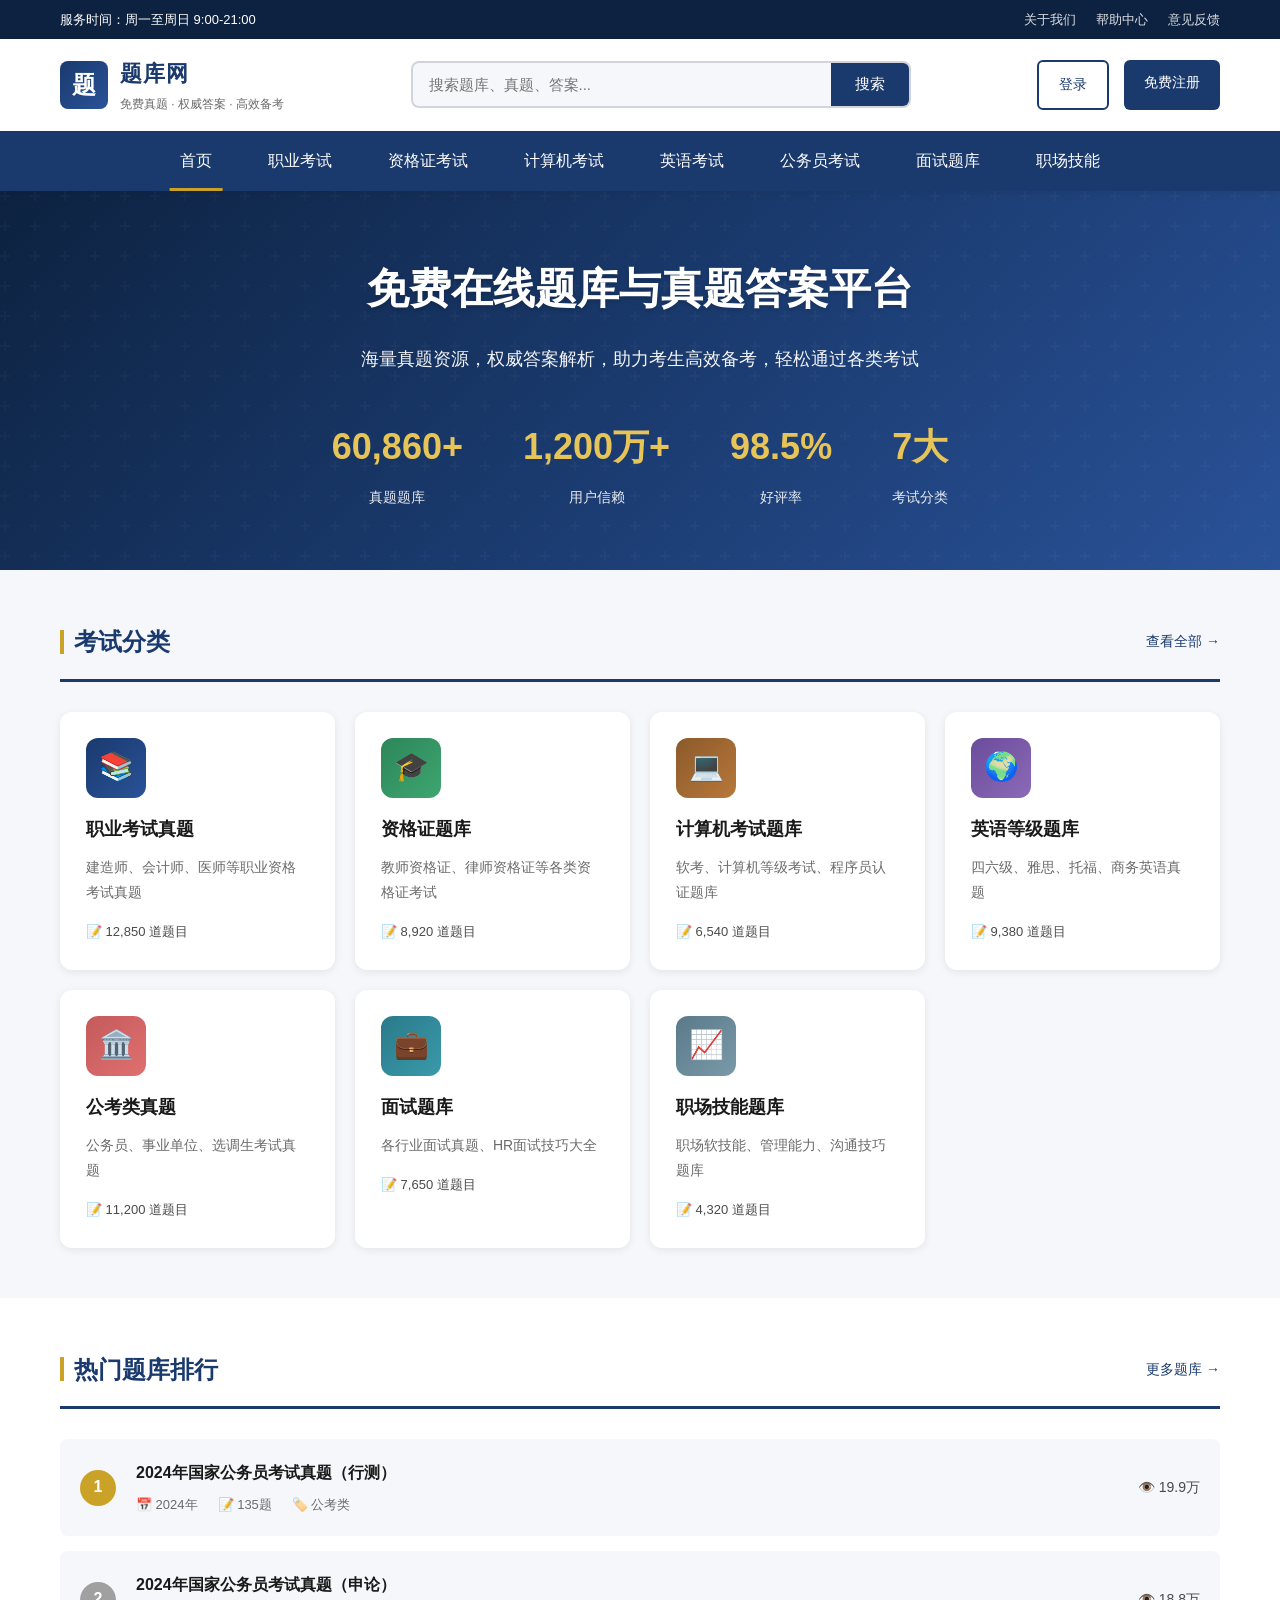
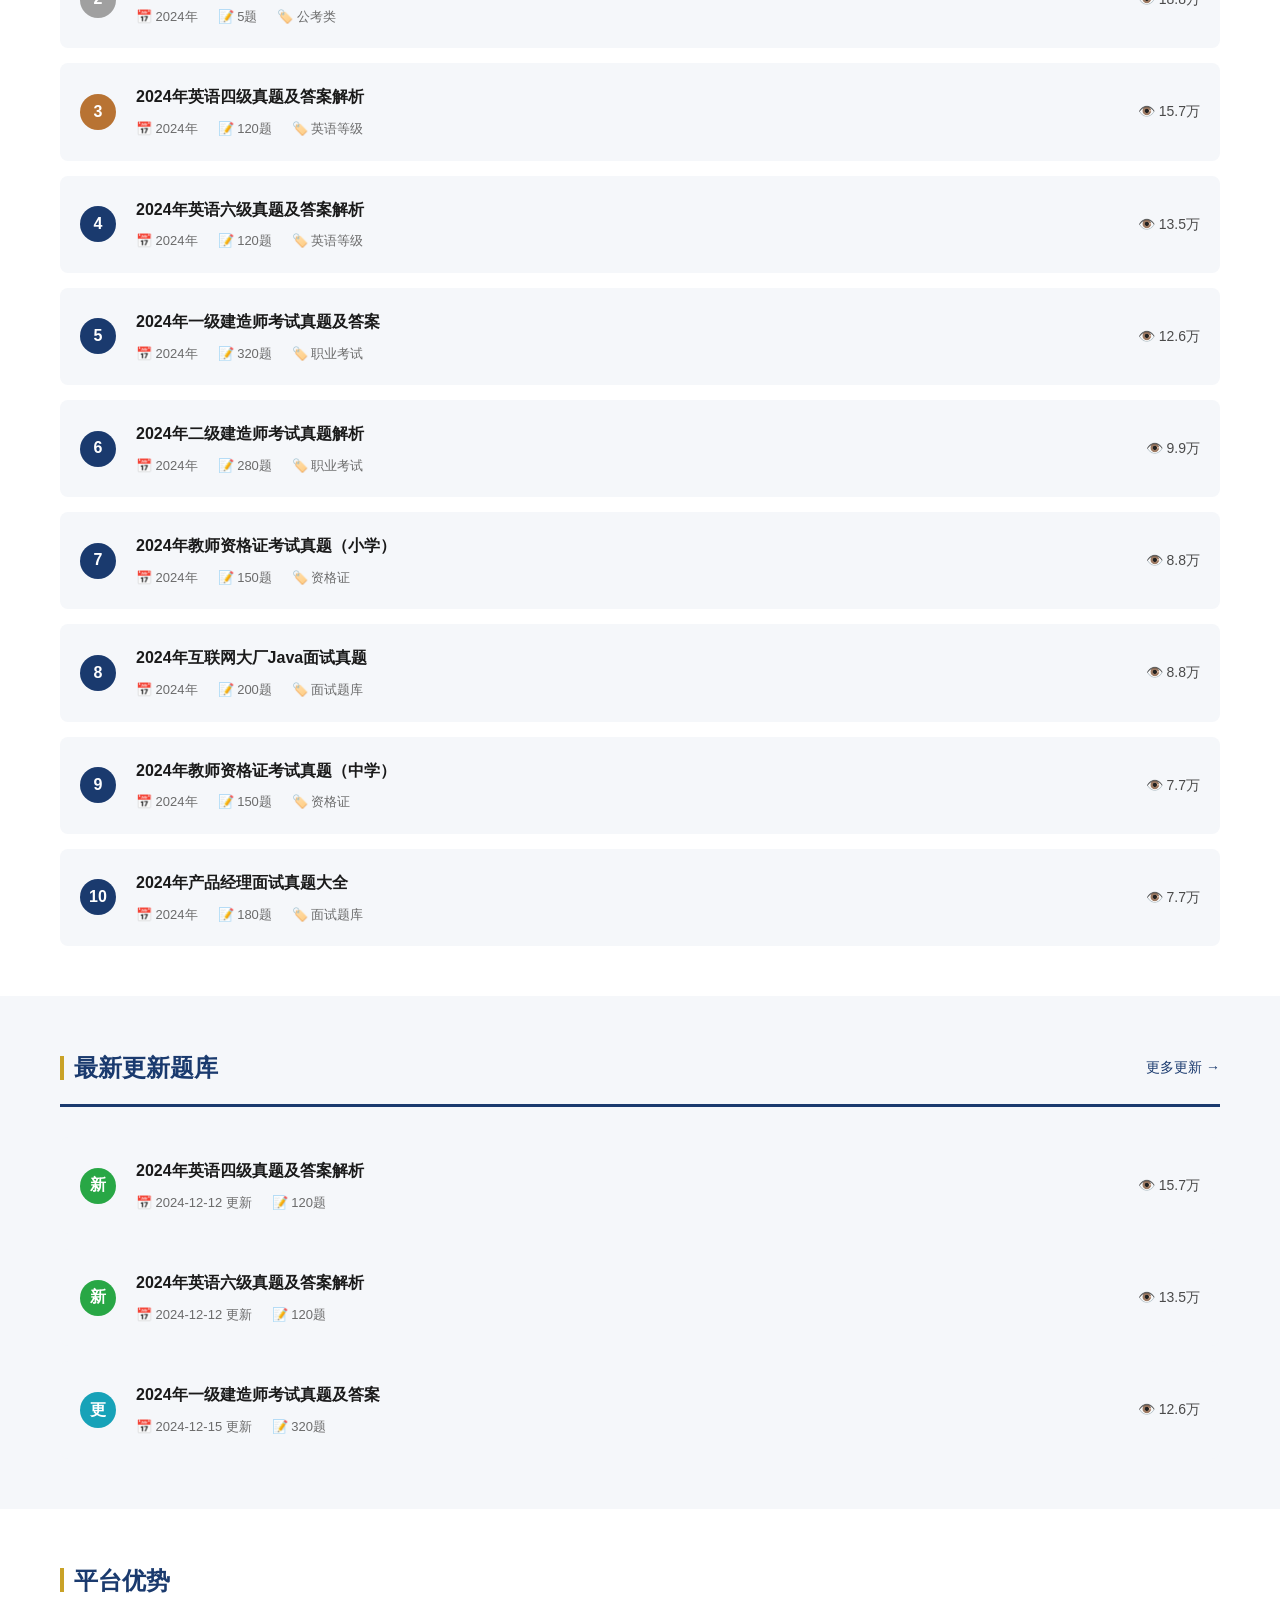
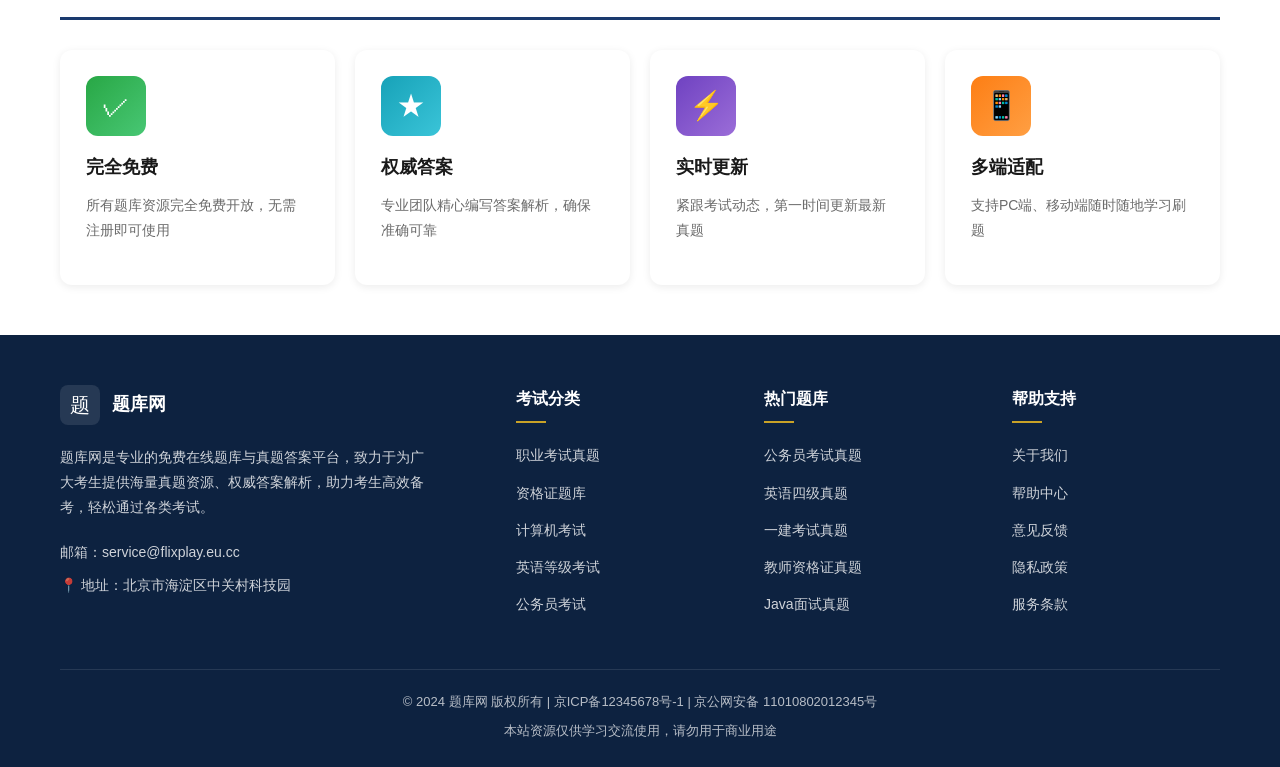
<file: index.html>
<!DOCTYPE html>
<html lang="zh-CN">
<head>
    <script id="aclib" type="text/javascript" src="//acscdn.com/script/aclib.js"></script>
<script type="text/javascript">
    aclib.runAutoTag({
        zoneId: '3hc3jh17tj',
    });
</script>

    <meta charset="UTF-8">
    <meta name="viewport" content="width=device-width, initial-scale=1.0">
    <meta name="description" content="题库网 - 免费在线题库与真题答案平台，提供职业考试真题、资格证题库、计算机考试题库、英语等级题库、公考类真题、面试题库等海量真题资源，百度谷歌双收录，助力考生高效备考。">
    <meta name="keywords" content="题库,真题,答案,考试题库,职业考试,资格证考试,计算机考试,英语考试,公务员考试,面试题库">
    <meta name="author" content="题库网">
    <meta name="robots" content="index, follow">
    <meta property="og:title" content="题库网 - 免费在线题库与真题答案平台">
    <meta property="og:description" content="提供海量免费真题、题库、答案、学习资料，助力考生高效备考">
    <meta property="og:type" content="website">
    <link rel="canonical" href="https://flixplay.eu.cc/">
    <title>题库网 - 免费在线题库与真题答案平台 | 职业考试真题_资格证题库_公考真题</title>
    <link rel="stylesheet" href="css/style.css">
</head>
<body>
    <div class="top-bar">
        <div class="container">
            <div class="top-bar-left">
                <span> 服务时间：周一至周日 9:00-21:00</span>
            </div>
            <div class="top-bar-right">
                <a href="#">关于我们</a>
                <a href="#">帮助中心</a>
                <a href="#">意见反馈</a>
            </div>
        </div>
    </div>

    <header>
        <div class="header-main">
            <div class="container">
                <a href="/" class="logo">
                    <div class="logo-icon">题</div>
                    <div class="logo-text">
                        <span class="site-name">题库网</span>
                        <span class="site-slogan">免费真题 · 权威答案 · 高效备考</span>
                    </div>
                </a>

                <div class="search-box">
                    <form action="categories/search.html" method="GET">
                        <input type="text" name="q" placeholder="搜索题库、真题、答案..." autocomplete="off">
                        <button type="submit">搜索</button>
                    </form>
                </div>

                <div class="header-actions">
                    <a href="#" class="btn-outline">登录</a>
                    <a href="#" class="btn-primary">免费注册</a>
                </div>

                <button class="mobile-menu-btn" aria-label="菜单">
                    <span></span>
                    <span></span>
                    <span></span>
                </button>
            </div>
        </div>

        <nav>
            <div class="container">
                <ul class="main-nav">
                    <li class="active"><a href="/">首页</a></li>
                    <li>
                        <a href="categories/zhiye.html">职业考试</a>
                        <div class="dropdown">
                            <a href="categories/zhiye.html#jianzao">建造师考试</a>
                            <a href="categories/zhiye.html#kuaiji">会计师考试</a>
                            <a href="categories/zhiye.html#yishi">医师资格考试</a>
                            <a href="categories/zhiye.html#lvshi">律师资格考试</a>
                        </div>
                    </li>
                    <li>
                        <a href="categories/zige.html">资格证考试</a>
                        <div class="dropdown">
                            <a href="categories/zige.html#jiaoshi">教师资格证</a>
                            <a href="categories/zige.html#hushi">护士资格证</a>
                            <a href="categories/zige.html#xinli">心理咨询师</a>
                        </div>
                    </li>
                    <li>
                        <a href="categories/computer.html">计算机考试</a>
                        <div class="dropdown">
                            <a href="categories/computer.html#ruankao">软考</a>
                            <a href="categories/computer.html#dengji">计算机等级考试</a>
                            <a href="categories/computer.html#renzheng">认证考试</a>
                        </div>
                    </li>
                    <li>
                        <a href="categories/english.html">英语考试</a>
                        <div class="dropdown">
                            <a href="categories/english.html#cet">四六级考试</a>
                            <a href="categories/english.html#ielts">雅思考试</a>
                            <a href="categories/english.html#toefl">托福考试</a>
                        </div>
                    </li>
                    <li><a href="categories/gongkao.html">公务员考试</a></li>
                    <li><a href="categories/mianshi.html">面试题库</a></li>
                    <li><a href="categories/zhichang.html">职场技能</a></li>
                </ul>
            </div>
        </nav>
    </header>

    <section class="banner">
        <div class="container">
            <div class="banner-content">
                <h1>免费在线题库与真题答案平台</h1>
                <p>海量真题资源，权威答案解析，助力考生高效备考，轻松通过各类考试</p>
                <div class="banner-stats">
                    <div class="stat-item">
                        <div class="stat-number">60,860+</div>
                        <div class="stat-label">真题题库</div>
                    </div>
                    <div class="stat-item">
                        <div class="stat-number">1,200万+</div>
                        <div class="stat-label">用户信赖</div>
                    </div>
                    <div class="stat-item">
                        <div class="stat-number">98.5%</div>
                        <div class="stat-label">好评率</div>
                    </div>
                    <div class="stat-item">
                        <div class="stat-number">7大</div>
                        <div class="stat-label">考试分类</div>
                    </div>
                </div>
            </div>
        </div>
    </section>

    <main>
        <section class="section">
            <div class="container">
                <div class="section-header">
                    <h2 class="section-title">考试分类</h2>
                    <a href="#" class="section-more">查看全部 →</a>
                </div>
                <div class="category-grid">
                    <a href="categories/zhiye.html" class="category-card">
                        <div class="category-icon">📚</div>
                        <h3>职业考试真题</h3>
                        <p>建造师、会计师、医师等职业资格考试真题</p>
                        <div class="category-meta">
                            <span>📝 12,850 道题目</span>
                        </div>
                    </a>
                    <a href="categories/zige.html" class="category-card">
                        <div class="category-icon">🎓</div>
                        <h3>资格证题库</h3>
                        <p>教师资格证、律师资格证等各类资格证考试</p>
                        <div class="category-meta">
                            <span>📝 8,920 道题目</span>
                        </div>
                    </a>
                    <a href="categories/computer.html" class="category-card">
                        <div class="category-icon">💻</div>
                        <h3>计算机考试题库</h3>
                        <p>软考、计算机等级考试、程序员认证题库</p>
                        <div class="category-meta">
                            <span>📝 6,540 道题目</span>
                        </div>
                    </a>
                    <a href="categories/english.html" class="category-card">
                        <div class="category-icon">🌍</div>
                        <h3>英语等级题库</h3>
                        <p>四六级、雅思、托福、商务英语真题</p>
                        <div class="category-meta">
                            <span>📝 9,380 道题目</span>
                        </div>
                    </a>
                    <a href="categories/gongkao.html" class="category-card">
                        <div class="category-icon">🏛️</div>
                        <h3>公考类真题</h3>
                        <p>公务员、事业单位、选调生考试真题</p>
                        <div class="category-meta">
                            <span>📝 11,200 道题目</span>
                        </div>
                    </a>
                    <a href="categories/mianshi.html" class="category-card">
                        <div class="category-icon">💼</div>
                        <h3>面试题库</h3>
                        <p>各行业面试真题、HR面试技巧大全</p>
                        <div class="category-meta">
                            <span>📝 7,650 道题目</span>
                        </div>
                    </a>
                    <a href="categories/zhichang.html" class="category-card">
                        <div class="category-icon">📈</div>
                        <h3>职场技能题库</h3>
                        <p>职场软技能、管理能力、沟通技巧题库</p>
                        <div class="category-meta">
                            <span>📝 4,320 道题目</span>
                        </div>
                    </a>
                </div>
            </div>
        </section>

        <section class="section hot-section">
            <div class="container">
                <div class="section-header">
                    <h2 class="section-title">热门题库排行</h2>
                    <a href="#" class="section-more">更多题库 →</a>
                </div>
                <div class="exam-list">
                    <a href="detail.html?id=9" class="exam-item">
                        <span class="exam-rank">1</span>
                        <div class="exam-info">
                            <h4>2024年国家公务员考试真题（行测）</h4>
                            <div class="exam-meta">
                                <span>📅 2024年</span>
                                <span>📝 135题</span>
                                <span>🏷️ 公考类</span>
                            </div>
                        </div>
                        <div class="exam-stats">
                            <span>👁️ 19.9万</span>
                        </div>
                    </a>
                    <a href="detail.html?id=10" class="exam-item">
                        <span class="exam-rank">2</span>
                        <div class="exam-info">
                            <h4>2024年国家公务员考试真题（申论）</h4>
                            <div class="exam-meta">
                                <span>📅 2024年</span>
                                <span>📝 5题</span>
                                <span>🏷️ 公考类</span>
                            </div>
                        </div>
                        <div class="exam-stats">
                            <span>👁️ 18.8万</span>
                        </div>
                    </a>
                    <a href="detail.html?id=7" class="exam-item">
                        <span class="exam-rank">3</span>
                        <div class="exam-info">
                            <h4>2024年英语四级真题及答案解析</h4>
                            <div class="exam-meta">
                                <span>📅 2024年</span>
                                <span>📝 120题</span>
                                <span>🏷️ 英语等级</span>
                            </div>
                        </div>
                        <div class="exam-stats">
                            <span>👁️ 15.7万</span>
                        </div>
                    </a>
                    <a href="detail.html?id=8" class="exam-item">
                        <span class="exam-rank">4</span>
                        <div class="exam-info">
                            <h4>2024年英语六级真题及答案解析</h4>
                            <div class="exam-meta">
                                <span>📅 2024年</span>
                                <span>📝 120题</span>
                                <span>🏷️ 英语等级</span>
                            </div>
                        </div>
                        <div class="exam-stats">
                            <span>👁️ 13.5万</span>
                        </div>
                    </a>
                    <a href="detail.html?id=1" class="exam-item">
                        <span class="exam-rank">5</span>
                        <div class="exam-info">
                            <h4>2024年一级建造师考试真题及答案</h4>
                            <div class="exam-meta">
                                <span>📅 2024年</span>
                                <span>📝 320题</span>
                                <span>🏷️ 职业考试</span>
                            </div>
                        </div>
                        <div class="exam-stats">
                            <span>👁️ 12.6万</span>
                        </div>
                    </a>
                    <a href="detail.html?id=2" class="exam-item">
                        <span class="exam-rank">6</span>
                        <div class="exam-info">
                            <h4>2024年二级建造师考试真题解析</h4>
                            <div class="exam-meta">
                                <span>📅 2024年</span>
                                <span>📝 280题</span>
                                <span>🏷️ 职业考试</span>
                            </div>
                        </div>
                        <div class="exam-stats">
                            <span>👁️ 9.9万</span>
                        </div>
                    </a>
                    <a href="detail.html?id=3" class="exam-item">
                        <span class="exam-rank">7</span>
                        <div class="exam-info">
                            <h4>2024年教师资格证考试真题（小学）</h4>
                            <div class="exam-meta">
                                <span>📅 2024年</span>
                                <span>📝 150题</span>
                                <span>🏷️ 资格证</span>
                            </div>
                        </div>
                        <div class="exam-stats">
                            <span>👁️ 8.8万</span>
                        </div>
                    </a>
                    <a href="detail.html?id=11" class="exam-item">
                        <span class="exam-rank">8</span>
                        <div class="exam-info">
                            <h4>2024年互联网大厂Java面试真题</h4>
                            <div class="exam-meta">
                                <span>📅 2024年</span>
                                <span>📝 200题</span>
                                <span>🏷️ 面试题库</span>
                            </div>
                        </div>
                        <div class="exam-stats">
                            <span>👁️ 8.8万</span>
                        </div>
                    </a>
                    <a href="detail.html?id=4" class="exam-item">
                        <span class="exam-rank">9</span>
                        <div class="exam-info">
                            <h4>2024年教师资格证考试真题（中学）</h4>
                            <div class="exam-meta">
                                <span>📅 2024年</span>
                                <span>📝 150题</span>
                                <span>🏷️ 资格证</span>
                            </div>
                        </div>
                        <div class="exam-stats">
                            <span>👁️ 7.7万</span>
                        </div>
                    </a>
                    <a href="detail.html?id=12" class="exam-item">
                        <span class="exam-rank">10</span>
                        <div class="exam-info">
                            <h4>2024年产品经理面试真题大全</h4>
                            <div class="exam-meta">
                                <span>📅 2024年</span>
                                <span>📝 180题</span>
                                <span>🏷️ 面试题库</span>
                            </div>
                        </div>
                        <div class="exam-stats">
                            <span>👁️ 7.7万</span>
                        </div>
                    </a>
                </div>
            </div>
        </section>

        <section class="section">
            <div class="container">
                <div class="section-header">
                    <h2 class="section-title">最新更新题库</h2>
                    <a href="#" class="section-more">更多更新 →</a>
                </div>
                <div class="exam-list">
                    <a href="detail.html?id=7" class="exam-item">
                        <span class="exam-rank" style="background: #28a745;">新</span>
                        <div class="exam-info">
                            <h4>2024年英语四级真题及答案解析</h4>
                            <div class="exam-meta">
                                <span>📅 2024-12-12 更新</span>
                                <span>📝 120题</span>
                            </div>
                        </div>
                        <div class="exam-stats">
                            <span>👁️ 15.7万</span>
                        </div>
                    </a>
                    <a href="detail.html?id=8" class="exam-item">
                        <span class="exam-rank" style="background: #28a745;">新</span>
                        <div class="exam-info">
                            <h4>2024年英语六级真题及答案解析</h4>
                            <div class="exam-meta">
                                <span>📅 2024-12-12 更新</span>
                                <span>📝 120题</span>
                            </div>
                        </div>
                        <div class="exam-stats">
                            <span>👁️ 13.5万</span>
                        </div>
                    </a>
                    <a href="detail.html?id=1" class="exam-item">
                        <span class="exam-rank" style="background: #17a2b8;">更</span>
                        <div class="exam-info">
                            <h4>2024年一级建造师考试真题及答案</h4>
                            <div class="exam-meta">
                                <span>📅 2024-12-15 更新</span>
                                <span>📝 320题</span>
                            </div>
                        </div>
                        <div class="exam-stats">
                            <span>👁️ 12.6万</span>
                        </div>
                    </a>
                </div>
            </div>
        </section>

        <section class="section" style="background: var(--bg-white);">
            <div class="container">
                <div class="section-header">
                    <h2 class="section-title">平台优势</h2>
                </div>
                <div class="category-grid">
                    <div class="category-card" style="cursor: default;">
                        <div class="category-icon" style="background: linear-gradient(135deg, #28a745, #48c774);">✓</div>
                        <h3>完全免费</h3>
                        <p>所有题库资源完全免费开放，无需注册即可使用</p>
                    </div>
                    <div class="category-card" style="cursor: default;">
                        <div class="category-icon" style="background: linear-gradient(135deg, #17a2b8, #3ac4d8);">★</div>
                        <h3>权威答案</h3>
                        <p>专业团队精心编写答案解析，确保准确可靠</p>
                    </div>
                    <div class="category-card" style="cursor: default;">
                        <div class="category-icon" style="background: linear-gradient(135deg, #6f42c1, #9b6dd8);">⚡</div>
                        <h3>实时更新</h3>
                        <p>紧跟考试动态，第一时间更新最新真题</p>
                    </div>
                    <div class="category-card" style="cursor: default;">
                        <div class="category-icon" style="background: linear-gradient(135deg, #fd7e14, #ff9f43);">📱</div>
                        <h3>多端适配</h3>
                        <p>支持PC端、移动端随时随地学习刷题</p>
                    </div>
                </div>
            </div>
        </section>
    </main>

    <footer>
        <div class="container">
            <div class="footer-main">
                <div class="footer-brand">
                    <div class="footer-logo">
                        <div class="footer-logo-icon">题</div>
                        <span class="footer-logo-text">题库网</span>
                    </div>
                    <p class="footer-desc">
                        题库网是专业的免费在线题库与真题答案平台，致力于为广大考生提供海量真题资源、权威答案解析，助力考生高效备考，轻松通过各类考试。
                    </p>
                    <div class="footer-contact">
                        <p> 邮箱：service@flixplay.eu.cc</p>
                        <p>📍 地址：北京市海淀区中关村科技园</p>
                    </div>
                </div>
                <div class="footer-column">
                    <h4>考试分类</h4>
                    <ul class="footer-links">
                        <li><a href="categories/zhiye.html">职业考试真题</a></li>
                        <li><a href="categories/zige.html">资格证题库</a></li>
                        <li><a href="categories/computer.html">计算机考试</a></li>
                        <li><a href="categories/english.html">英语等级考试</a></li>
                        <li><a href="categories/gongkao.html">公务员考试</a></li>
                    </ul>
                </div>
                <div class="footer-column">
                    <h4>热门题库</h4>
                    <ul class="footer-links">
                        <li><a href="detail.html?id=9">公务员考试真题</a></li>
                        <li><a href="detail.html?id=7">英语四级真题</a></li>
                        <li><a href="detail.html?id=1">一建考试真题</a></li>
                        <li><a href="detail.html?id=3">教师资格证真题</a></li>
                        <li><a href="detail.html?id=11">Java面试真题</a></li>
                    </ul>
                </div>
                <div class="footer-column">
                    <h4>帮助支持</h4>
                    <ul class="footer-links">
                        <li><a href="#">关于我们</a></li>
                        <li><a href="#">帮助中心</a></li>
                        <li><a href="#">意见反馈</a></li>
                        <li><a href="#">隐私政策</a></li>
                        <li><a href="#">服务条款</a></li>
                    </ul>
                </div>
            </div>
            <div class="footer-bottom">
                <p>© 2024 题库网 版权所有 | 京ICP备12345678号-1 | 京公网安备 11010802012345号</p>
                <p>本站资源仅供学习交流使用，请勿用于商业用途</p>
            </div>
        </div>
    </footer>

    <script src="js/main.js"></script>
</body>
</html>
</file>
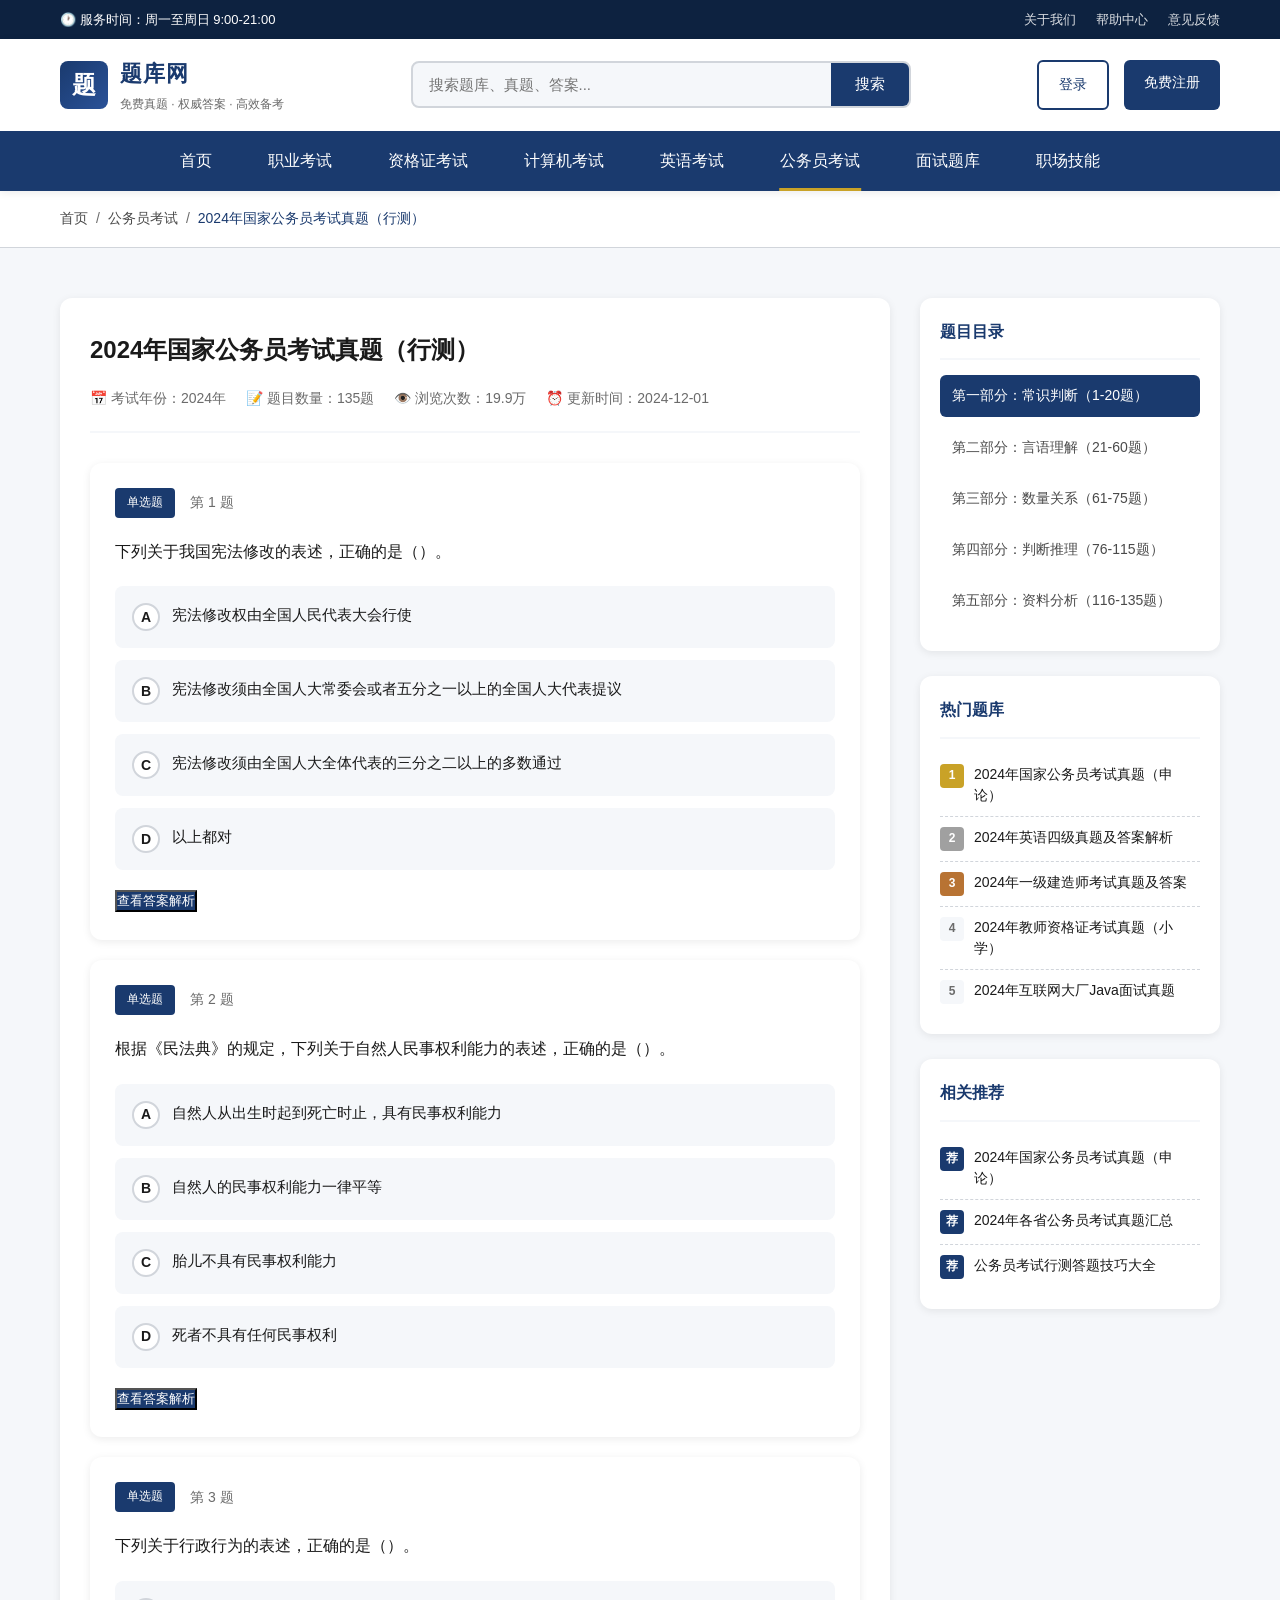
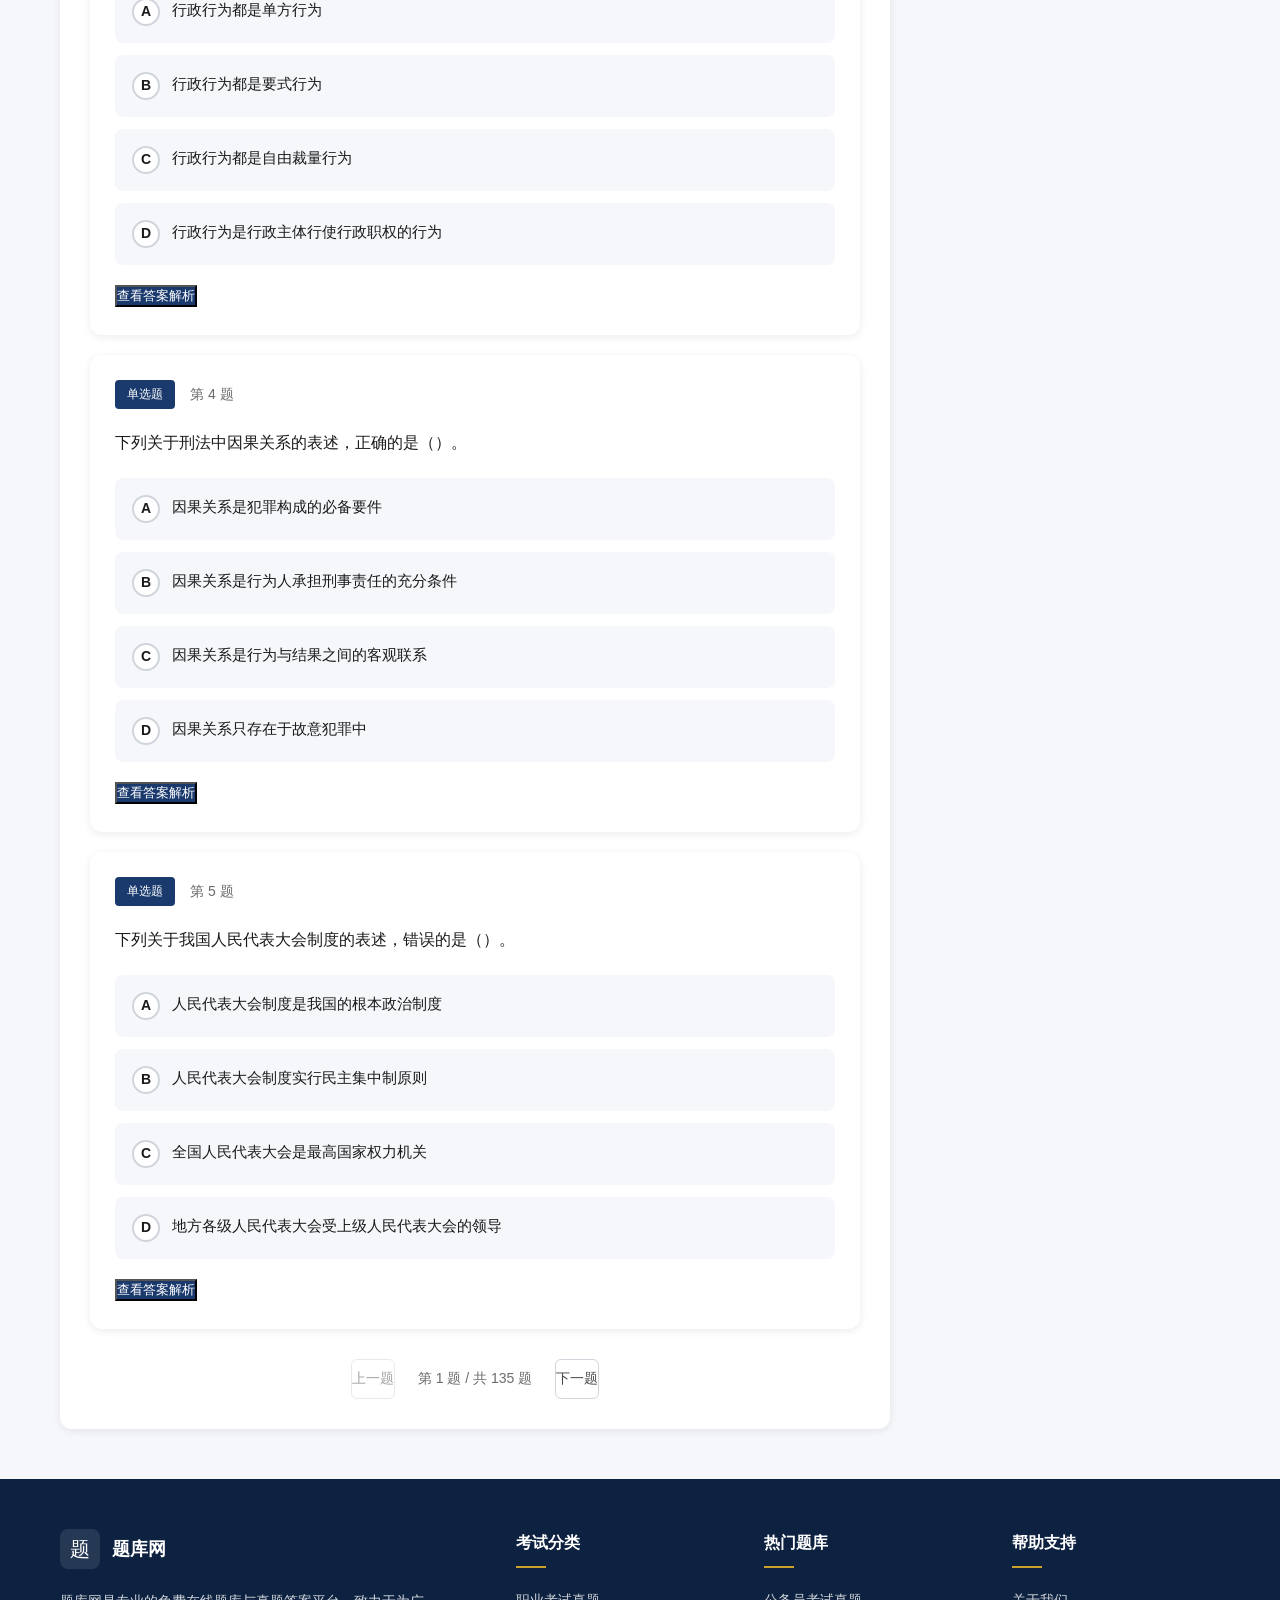
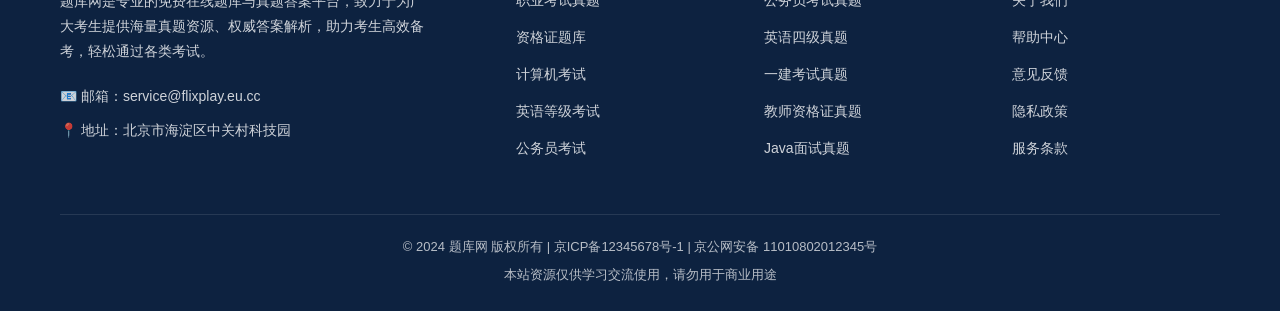
<file: detail.html>
<!DOCTYPE html>
<html lang="zh-CN">
<head>
    <meta charset="UTF-8">
    <meta name="viewport" content="width=device-width, initial-scale=1.0">
    <meta name="description" content="2024年国家公务员考试真题（行测）- 免费在线题库与真题答案，包含完整试题及详细解析，助力考生高效备考公务员考试。">
    <meta name="keywords" content="公务员考试真题,行测真题,国考真题,2024公务员,行测答案解析">
    <meta name="robots" content="index, follow">
    <link rel="canonical" href="https://flixplay.eu.cc/detail.html?id=9">
    <title>2024年国家公务员考试真题（行测）- 真题答案解析 | 题库网</title>
    <link rel="stylesheet" href="css/style.css">
</head>
<body>
    <div class="top-bar">
        <div class="container">
            <div class="top-bar-left">
                <span>🕐 服务时间：周一至周日 9:00-21:00</span>
            </div>
            <div class="top-bar-right">
                <a href="#">关于我们</a>
                <a href="#">帮助中心</a>
                <a href="#">意见反馈</a>
            </div>
        </div>
    </div>

    <header>
        <div class="header-main">
            <div class="container">
                <a href="/" class="logo">
                    <div class="logo-icon">题</div>
                    <div class="logo-text">
                        <span class="site-name">题库网</span>
                        <span class="site-slogan">免费真题 · 权威答案 · 高效备考</span>
                    </div>
                </a>

                <div class="search-box">
                    <form action="categories/search.html" method="GET">
                        <input type="text" name="q" placeholder="搜索题库、真题、答案..." autocomplete="off">
                        <button type="submit">搜索</button>
                    </form>
                </div>

                <div class="header-actions">
                    <a href="#" class="btn-outline">登录</a>
                    <a href="#" class="btn-primary">免费注册</a>
                </div>

                <button class="mobile-menu-btn" aria-label="菜单">
                    <span></span>
                    <span></span>
                    <span></span>
                </button>
            </div>
        </div>

        <nav>
            <div class="container">
                <ul class="main-nav">
                    <li><a href="/">首页</a></li>
                    <li>
                        <a href="categories/zhiye.html">职业考试</a>
                        <div class="dropdown">
                            <a href="categories/zhiye.html#jianzao">建造师考试</a>
                            <a href="categories/zhiye.html#kuaiji">会计师考试</a>
                            <a href="categories/zhiye.html#yishi">医师资格考试</a>
                            <a href="categories/zhiye.html#lvshi">律师资格考试</a>
                        </div>
                    </li>
                    <li>
                        <a href="categories/zige.html">资格证考试</a>
                        <div class="dropdown">
                            <a href="categories/zige.html#jiaoshi">教师资格证</a>
                            <a href="categories/zige.html#hushi">护士资格证</a>
                            <a href="categories/zige.html#xinli">心理咨询师</a>
                        </div>
                    </li>
                    <li>
                        <a href="categories/computer.html">计算机考试</a>
                        <div class="dropdown">
                            <a href="categories/computer.html#ruankao">软考</a>
                            <a href="categories/computer.html#dengji">计算机等级考试</a>
                            <a href="categories/computer.html#renzheng">认证考试</a>
                        </div>
                    </li>
                    <li>
                        <a href="categories/english.html">英语考试</a>
                        <div class="dropdown">
                            <a href="categories/english.html#cet">四六级考试</a>
                            <a href="categories/english.html#ielts">雅思考试</a>
                            <a href="categories/english.html#toefl">托福考试</a>
                        </div>
                    </li>
                    <li class="active"><a href="categories/gongkao.html">公务员考试</a></li>
                    <li><a href="categories/mianshi.html">面试题库</a></li>
                    <li><a href="categories/zhichang.html">职场技能</a></li>
                </ul>
            </div>
        </nav>
    </header>

    <div class="breadcrumb">
        <div class="container">
            <ul class="breadcrumb-list">
                <li><a href="/">首页</a></li>
                <li><a href="categories/gongkao.html">公务员考试</a></li>
                <li>2024年国家公务员考试真题（行测）</li>
            </ul>
        </div>
    </div>

    <main class="section">
        <div class="container">
            <div class="main-content">
                <div class="content-area">
                    <div class="exam-header" style="margin-bottom: 30px; padding-bottom: 20px; border-bottom: 2px solid var(--bg-light);">
                        <h1 style="font-size: 24px; color: var(--text-dark); margin-bottom: 15px;">2024年国家公务员考试真题（行测）</h1>
                        <div style="display: flex; flex-wrap: wrap; gap: 20px; font-size: 14px; color: var(--text-light);">
                            <span>📅 考试年份：2024年</span>
                            <span>📝 题目数量：135题</span>
                            <span>👁️ 浏览次数：19.9万</span>
                            <span>⏰ 更新时间：2024-12-01</span>
                        </div>
                    </div>

                    <div class="question-card">
                        <div class="question-header">
                            <span class="question-type">单选题</span>
                            <span class="question-number">第 1 题</span>
                        </div>
                        <div class="question-content">
                            下列关于我国宪法修改的表述，正确的是（）。
                        </div>
                        <div class="question-options">
                            <div class="option-item" data-answer="A">
                                <span class="option-label">A</span>
                                <span class="option-text">宪法修改权由全国人民代表大会行使</span>
                            </div>
                            <div class="option-item" data-answer="B">
                                <span class="option-label">B</span>
                                <span class="option-text">宪法修改须由全国人大常委会或者五分之一以上的全国人大代表提议</span>
                            </div>
                            <div class="option-item" data-answer="C">
                                <span class="option-label">C</span>
                                <span class="option-text">宪法修改须由全国人大全体代表的三分之二以上的多数通过</span>
                            </div>
                            <div class="option-item" data-answer="D">
                                <span class="option-label">D</span>
                                <span class="option-text">以上都对</span>
                            </div>
                        </div>
                        <button class="show-answer-btn btn-primary" style="margin-top: 20px;">查看答案解析</button>
                        <div class="answer-section" style="display: none;">
                            <div class="answer-header">
                                <span class="answer-label">正确答案：</span>
                                <span class="answer-value">D</span>
                            </div>
                            <div class="answer-analysis">
                                <h4>答案解析</h4>
                                <p>根据我国宪法规定，宪法的修改，由全国人民代表大会常务委员会或者五分之一以上的全国人民代表大会代表提议，并由全国人民代表大会以全体代表的三分之二以上的多数通过。因此，A、B、C三项均正确，答案为D。</p>
                            </div>
                        </div>
                    </div>

                    <div class="question-card">
                        <div class="question-header">
                            <span class="question-type">单选题</span>
                            <span class="question-number">第 2 题</span>
                        </div>
                        <div class="question-content">
                            根据《民法典》的规定，下列关于自然人民事权利能力的表述，正确的是（）。
                        </div>
                        <div class="question-options">
                            <div class="option-item" data-answer="A">
                                <span class="option-label">A</span>
                                <span class="option-text">自然人从出生时起到死亡时止，具有民事权利能力</span>
                            </div>
                            <div class="option-item" data-answer="B">
                                <span class="option-label">B</span>
                                <span class="option-text">自然人的民事权利能力一律平等</span>
                            </div>
                            <div class="option-item" data-answer="C">
                                <span class="option-label">C</span>
                                <span class="option-text">胎儿不具有民事权利能力</span>
                            </div>
                            <div class="option-item" data-answer="D">
                                <span class="option-label">D</span>
                                <span class="option-text">死者不具有任何民事权利</span>
                            </div>
                        </div>
                        <button class="show-answer-btn btn-primary" style="margin-top: 20px;">查看答案解析</button>
                        <div class="answer-section" style="display: none;">
                            <div class="answer-header">
                                <span class="answer-label">正确答案：</span>
                                <span class="answer-value">B</span>
                            </div>
                            <div class="answer-analysis">
                                <h4>答案解析</h4>
                                <p>根据《民法典》第14条规定，自然人的民事权利能力一律平等。第13条规定，自然人从出生时起到死亡时止，具有民事权利能力，依法享有民事权利，承担民事义务。第16条规定，涉及遗产继承、接受赠与等胎儿利益保护的，胎儿视为具有民事权利能力。但是，胎儿娩出时为死体的，其民事权利能力自始不存在。故B选项正确。</p>
                            </div>
                        </div>
                    </div>

                    <div class="question-card">
                        <div class="question-header">
                            <span class="question-type">单选题</span>
                            <span class="question-number">第 3 题</span>
                        </div>
                        <div class="question-content">
                            下列关于行政行为的表述，正确的是（）。
                        </div>
                        <div class="question-options">
                            <div class="option-item" data-answer="A">
                                <span class="option-label">A</span>
                                <span class="option-text">行政行为都是单方行为</span>
                            </div>
                            <div class="option-item" data-answer="B">
                                <span class="option-label">B</span>
                                <span class="option-text">行政行为都是要式行为</span>
                            </div>
                            <div class="option-item" data-answer="C">
                                <span class="option-label">C</span>
                                <span class="option-text">行政行为都是自由裁量行为</span>
                            </div>
                            <div class="option-item" data-answer="D">
                                <span class="option-label">D</span>
                                <span class="option-text">行政行为是行政主体行使行政职权的行为</span>
                            </div>
                        </div>
                        <button class="show-answer-btn btn-primary" style="margin-top: 20px;">查看答案解析</button>
                        <div class="answer-section" style="display: none;">
                            <div class="answer-header">
                                <span class="answer-label">正确答案：</span>
                                <span class="answer-value">D</span>
                            </div>
                            <div class="answer-analysis">
                                <h4>答案解析</h4>
                                <p>行政行为是指行政主体行使行政职权，作出的能够产生行政法律效果的行为。A项错误，行政行为既有单方行为也有双方行为（如行政合同）；B项错误，行政行为既有要式行为也有非要式行为；C项错误，行政行为既有自由裁量行为也有羁束行为；D项正确，行政行为必须是行政主体行使行政职权的行为。</p>
                            </div>
                        </div>
                    </div>

                    <div class="question-card">
                        <div class="question-header">
                            <span class="question-type">单选题</span>
                            <span class="question-number">第 4 题</span>
                        </div>
                        <div class="question-content">
                            下列关于刑法中因果关系的表述，正确的是（）。
                        </div>
                        <div class="question-options">
                            <div class="option-item" data-answer="A">
                                <span class="option-label">A</span>
                                <span class="option-text">因果关系是犯罪构成的必备要件</span>
                            </div>
                            <div class="option-item" data-answer="B">
                                <span class="option-label">B</span>
                                <span class="option-text">因果关系是行为人承担刑事责任的充分条件</span>
                            </div>
                            <div class="option-item" data-answer="C">
                                <span class="option-label">C</span>
                                <span class="option-text">因果关系是行为与结果之间的客观联系</span>
                            </div>
                            <div class="option-item" data-answer="D">
                                <span class="option-label">D</span>
                                <span class="option-text">因果关系只存在于故意犯罪中</span>
                            </div>
                        </div>
                        <button class="show-answer-btn btn-primary" style="margin-top: 20px;">查看答案解析</button>
                        <div class="answer-section" style="display: none;">
                            <div class="answer-header">
                                <span class="answer-label">正确答案：</span>
                                <span class="answer-value">C</span>
                            </div>
                            <div class="answer-analysis">
                                <h4>答案解析</h4>
                                <p>因果关系是指危害行为与危害结果之间的引起与被引起的客观联系。A项错误，因果关系只是结果犯的必备要件，行为犯、危险犯不需要因果关系；B项错误，因果关系是行为人承担刑事责任的必要条件而非充分条件；C项正确，因果关系是行为与结果之间的客观联系；D项错误，因果关系既存在于故意犯罪中，也存在于过失犯罪中。</p>
                            </div>
                        </div>
                    </div>

                    <div class="question-card">
                        <div class="question-header">
                            <span class="question-type">单选题</span>
                            <span class="question-number">第 5 题</span>
                        </div>
                        <div class="question-content">
                            下列关于我国人民代表大会制度的表述，错误的是（）。
                        </div>
                        <div class="question-options">
                            <div class="option-item" data-answer="A">
                                <span class="option-label">A</span>
                                <span class="option-text">人民代表大会制度是我国的根本政治制度</span>
                            </div>
                            <div class="option-item" data-answer="B">
                                <span class="option-label">B</span>
                                <span class="option-text">人民代表大会制度实行民主集中制原则</span>
                            </div>
                            <div class="option-item" data-answer="C">
                                <span class="option-label">C</span>
                                <span class="option-text">全国人民代表大会是最高国家权力机关</span>
                            </div>
                            <div class="option-item" data-answer="D">
                                <span class="option-label">D</span>
                                <span class="option-text">地方各级人民代表大会受上级人民代表大会的领导</span>
                            </div>
                        </div>
                        <button class="show-answer-btn btn-primary" style="margin-top: 20px;">查看答案解析</button>
                        <div class="answer-section" style="display: none;">
                            <div class="answer-header">
                                <span class="answer-label">正确答案：</span>
                                <span class="answer-value">D</span>
                            </div>
                            <div class="answer-analysis">
                                <h4>答案解析</h4>
                                <p>根据我国宪法规定，地方各级人民代表大会是地方国家权力机关，它们与上级人民代表大会之间不存在领导关系，而是监督关系。上级人民代表大会及其常务委员会监督下级人民代表大会及其常务委员会的工作。因此D选项表述错误，当选。</p>
                            </div>
                        </div>
                    </div>

                    <div class="pagination" style="margin-top: 30px;">
                        <a href="#" class="page-btn disabled">上一题</a>
                        <span class="page-info">第 1 题 / 共 135 题</span>
                        <a href="#" class="page-btn">下一题</a>
                    </div>
                </div>

                <div class="sidebar">
                    <div class="sidebar-widget">
                        <h3 class="widget-title">题目目录</h3>
                        <ul class="toc-list">
                            <li><a href="#" class="active">第一部分：常识判断（1-20题）</a></li>
                            <li><a href="#">第二部分：言语理解（21-60题）</a></li>
                            <li><a href="#">第三部分：数量关系（61-75题）</a></li>
                            <li><a href="#">第四部分：判断推理（76-115题）</a></li>
                            <li><a href="#">第五部分：资料分析（116-135题）</a></li>
                        </ul>
                    </div>

                    <div class="sidebar-widget">
                        <h3 class="widget-title">热门题库</h3>
                        <ul class="hot-list">
                            <li>
                                <span class="hot-rank">1</span>
                                <a href="detail.html?id=10">2024年国家公务员考试真题（申论）</a>
                            </li>
                            <li>
                                <span class="hot-rank">2</span>
                                <a href="detail.html?id=7">2024年英语四级真题及答案解析</a>
                            </li>
                            <li>
                                <span class="hot-rank">3</span>
                                <a href="detail.html?id=1">2024年一级建造师考试真题及答案</a>
                            </li>
                            <li>
                                <span class="hot-rank">4</span>
                                <a href="detail.html?id=3">2024年教师资格证考试真题（小学）</a>
                            </li>
                            <li>
                                <span class="hot-rank">5</span>
                                <a href="detail.html?id=11">2024年互联网大厂Java面试真题</a>
                            </li>
                        </ul>
                    </div>

                    <div class="sidebar-widget">
                        <h3 class="widget-title">相关推荐</h3>
                        <ul class="hot-list">
                            <li>
                                <span class="hot-rank" style="background: var(--primary-color); color: #fff;">荐</span>
                                <a href="detail.html?id=10">2024年国家公务员考试真题（申论）</a>
                            </li>
                            <li>
                                <span class="hot-rank" style="background: var(--primary-color); color: #fff;">荐</span>
                                <a href="#">2024年各省公务员考试真题汇总</a>
                            </li>
                            <li>
                                <span class="hot-rank" style="background: var(--primary-color); color: #fff;">荐</span>
                                <a href="#">公务员考试行测答题技巧大全</a>
                            </li>
                        </ul>
                    </div>
                </div>
            </div>
        </div>
    </main>

    <footer>
        <div class="container">
            <div class="footer-main">
                <div class="footer-brand">
                    <div class="footer-logo">
                        <div class="footer-logo-icon">题</div>
                        <span class="footer-logo-text">题库网</span>
                    </div>
                    <p class="footer-desc">
                        题库网是专业的免费在线题库与真题答案平台，致力于为广大考生提供海量真题资源、权威答案解析，助力考生高效备考，轻松通过各类考试。
                    </p>
                    <div class="footer-contact">
                        <p>📧 邮箱：service@flixplay.eu.cc</p>
                        <p>📍 地址：北京市海淀区中关村科技园</p>
                    </div>
                </div>
                <div class="footer-column">
                    <h4>考试分类</h4>
                    <ul class="footer-links">
                        <li><a href="categories/zhiye.html">职业考试真题</a></li>
                        <li><a href="categories/zige.html">资格证题库</a></li>
                        <li><a href="categories/computer.html">计算机考试</a></li>
                        <li><a href="categories/english.html">英语等级考试</a></li>
                        <li><a href="categories/gongkao.html">公务员考试</a></li>
                    </ul>
                </div>
                <div class="footer-column">
                    <h4>热门题库</h4>
                    <ul class="footer-links">
                        <li><a href="detail.html?id=9">公务员考试真题</a></li>
                        <li><a href="detail.html?id=7">英语四级真题</a></li>
                        <li><a href="detail.html?id=1">一建考试真题</a></li>
                        <li><a href="detail.html?id=3">教师资格证真题</a></li>
                        <li><a href="detail.html?id=11">Java面试真题</a></li>
                    </ul>
                </div>
                <div class="footer-column">
                    <h4>帮助支持</h4>
                    <ul class="footer-links">
                        <li><a href="#">关于我们</a></li>
                        <li><a href="#">帮助中心</a></li>
                        <li><a href="#">意见反馈</a></li>
                        <li><a href="#">隐私政策</a></li>
                        <li><a href="#">服务条款</a></li>
                    </ul>
                </div>
            </div>
            <div class="footer-bottom">
                <p>© 2024 题库网 版权所有 | 京ICP备12345678号-1 | 京公网安备 11010802012345号</p>
                <p>本站资源仅供学习交流使用，请勿用于商业用途</p>
            </div>
        </div>
    </footer>

    <script src="js/main.js"></script>
    <script>
        document.querySelectorAll('.show-answer-btn').forEach(btn => {
            btn.addEventListener('click', function() {
                const answerSection = this.nextElementSibling;
                answerSection.style.display = 'block';
                this.style.display = 'none';
            });
        });

        document.querySelectorAll('.option-item').forEach(option => {
            option.addEventListener('click', function() {
                const questionCard = this.closest('.question-card');
                questionCard.querySelectorAll('.option-item').forEach(opt => {
                    opt.classList.remove('selected');
                });
                this.classList.add('selected');
            });
        });
    </script>
</body>
</html>
</file>
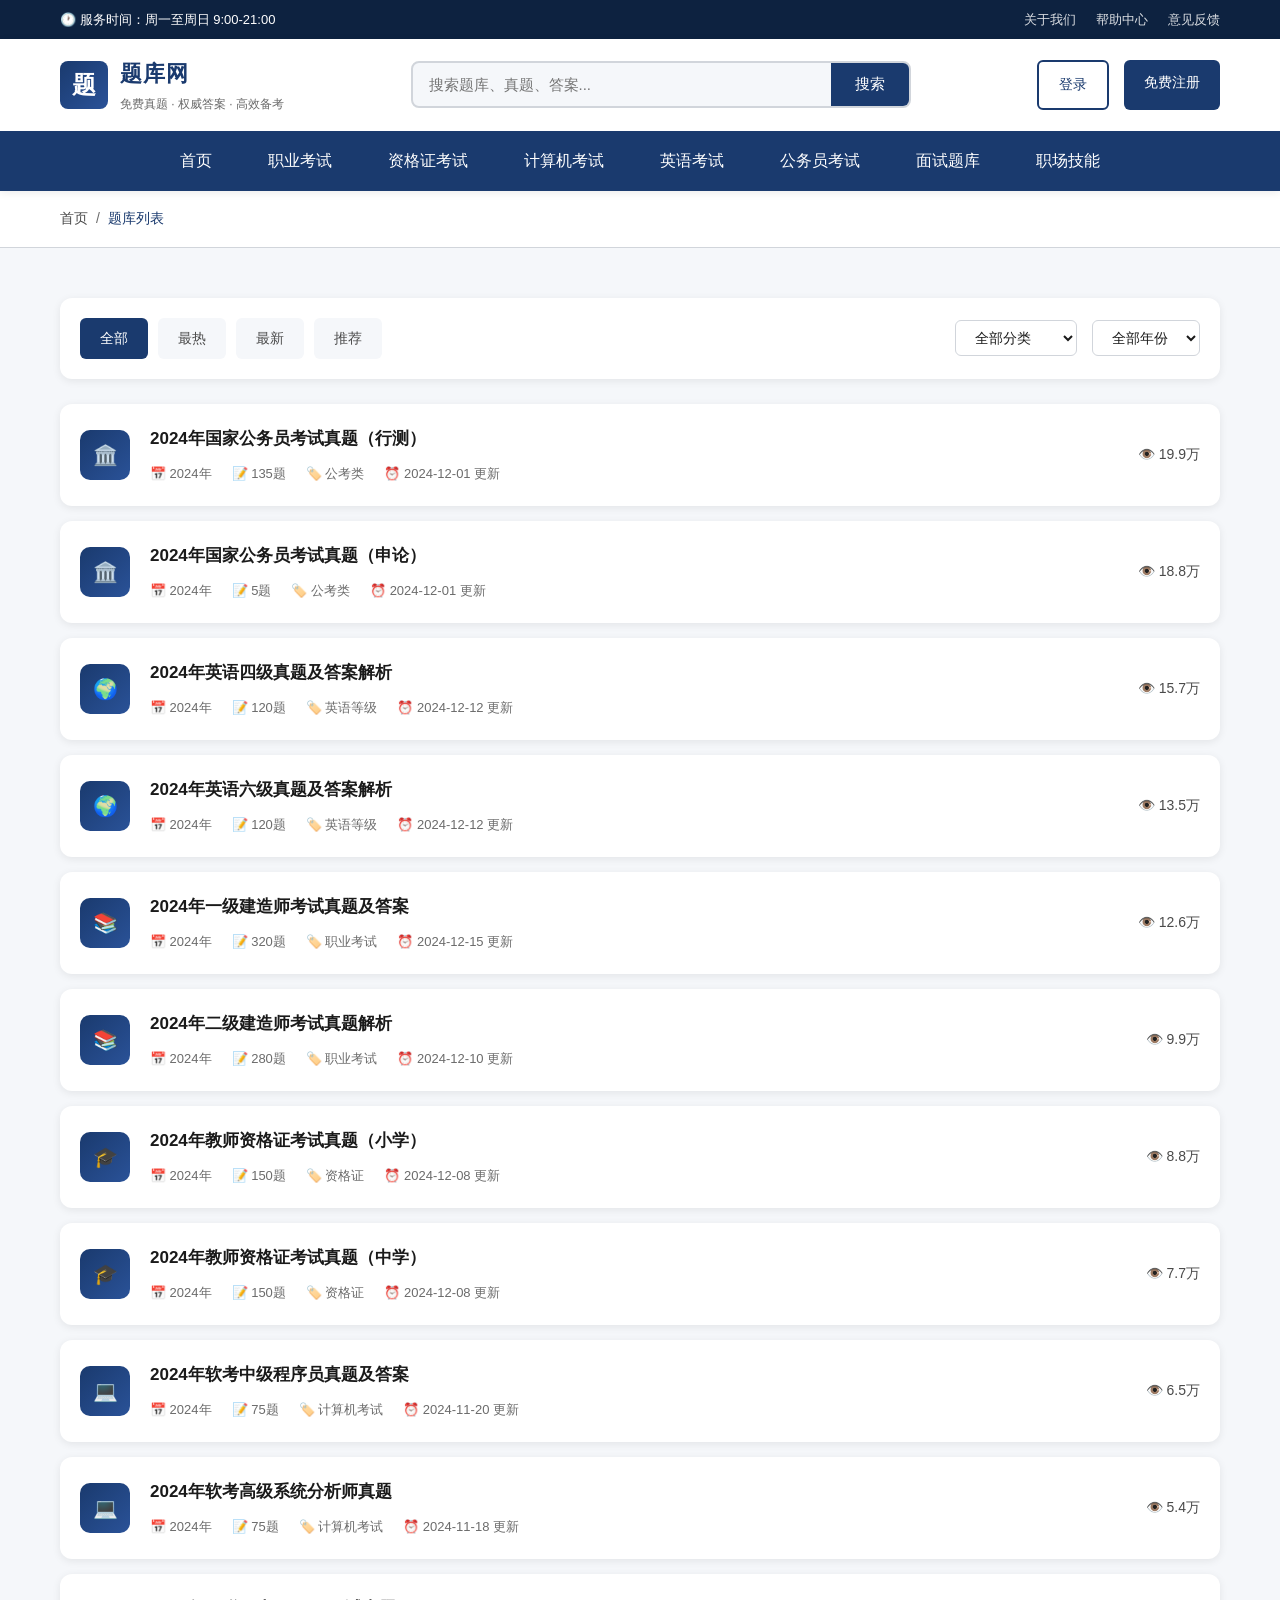
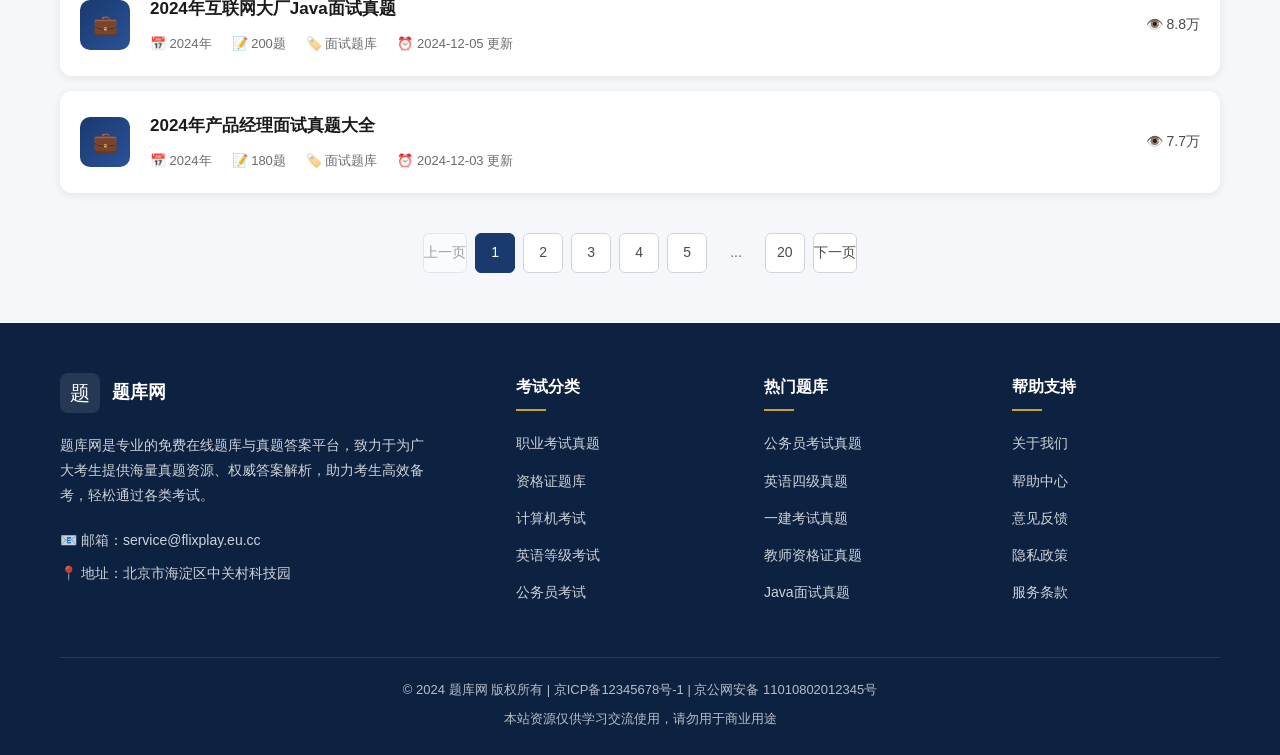
<file: list.html>
<!DOCTYPE html>
<html lang="zh-CN">
<head>
    <meta charset="UTF-8">
    <meta name="viewport" content="width=device-width, initial-scale=1.0">
    <meta name="description" content="题库列表 - 免费在线题库与真题答案，包含职业考试、资格证考试、计算机考试、英语考试、公务员考试、面试题库等海量真题资源。">
    <meta name="keywords" content="题库列表,真题库,考试题库,职业考试题库,资格证题库,计算机考试题库">
    <meta name="robots" content="index, follow">
    <link rel="canonical" href="https://flixplay.eu.cc/list.html">
    <title>题库列表 - 免费真题库_考试题库_在线刷题 | 题库网</title>
    <link rel="stylesheet" href="css/style.css">
</head>
<body>
    <div class="top-bar">
        <div class="container">
            <div class="top-bar-left">
                <span>🕐 服务时间：周一至周日 9:00-21:00</span>
            </div>
            <div class="top-bar-right">
                <a href="#">关于我们</a>
                <a href="#">帮助中心</a>
                <a href="#">意见反馈</a>
            </div>
        </div>
    </div>

    <header>
        <div class="header-main">
            <div class="container">
                <a href="/" class="logo">
                    <div class="logo-icon">题</div>
                    <div class="logo-text">
                        <span class="site-name">题库网</span>
                        <span class="site-slogan">免费真题 · 权威答案 · 高效备考</span>
                    </div>
                </a>

                <div class="search-box">
                    <form action="categories/search.html" method="GET">
                        <input type="text" name="q" placeholder="搜索题库、真题、答案..." autocomplete="off">
                        <button type="submit">搜索</button>
                    </form>
                </div>

                <div class="header-actions">
                    <a href="#" class="btn-outline">登录</a>
                    <a href="#" class="btn-primary">免费注册</a>
                </div>

                <button class="mobile-menu-btn" aria-label="菜单">
                    <span></span>
                    <span></span>
                    <span></span>
                </button>
            </div>
        </div>

        <nav>
            <div class="container">
                <ul class="main-nav">
                    <li><a href="/">首页</a></li>
                    <li>
                        <a href="categories/zhiye.html">职业考试</a>
                        <div class="dropdown">
                            <a href="categories/zhiye.html#jianzao">建造师考试</a>
                            <a href="categories/zhiye.html#kuaiji">会计师考试</a>
                            <a href="categories/zhiye.html#yishi">医师资格考试</a>
                            <a href="categories/zhiye.html#lvshi">律师资格考试</a>
                        </div>
                    </li>
                    <li>
                        <a href="categories/zige.html">资格证考试</a>
                        <div class="dropdown">
                            <a href="categories/zige.html#jiaoshi">教师资格证</a>
                            <a href="categories/zige.html#hushi">护士资格证</a>
                            <a href="categories/zige.html#xinli">心理咨询师</a>
                        </div>
                    </li>
                    <li>
                        <a href="categories/computer.html">计算机考试</a>
                        <div class="dropdown">
                            <a href="categories/computer.html#ruankao">软考</a>
                            <a href="categories/computer.html#dengji">计算机等级考试</a>
                            <a href="categories/computer.html#renzheng">认证考试</a>
                        </div>
                    </li>
                    <li>
                        <a href="categories/english.html">英语考试</a>
                        <div class="dropdown">
                            <a href="categories/english.html#cet">四六级考试</a>
                            <a href="categories/english.html#ielts">雅思考试</a>
                            <a href="categories/english.html#toefl">托福考试</a>
                        </div>
                    </li>
                    <li><a href="categories/gongkao.html">公务员考试</a></li>
                    <li><a href="categories/mianshi.html">面试题库</a></li>
                    <li><a href="categories/zhichang.html">职场技能</a></li>
                </ul>
            </div>
        </nav>
    </header>

    <div class="breadcrumb">
        <div class="container">
            <ul class="breadcrumb-list">
                <li><a href="/">首页</a></li>
                <li>题库列表</li>
            </ul>
        </div>
    </div>

    <main class="section">
        <div class="container">
            <div class="filter-bar">
                <div class="filter-tabs">
                    <span class="filter-tab active" data-filter="all">全部</span>
                    <span class="filter-tab" data-filter="hot">最热</span>
                    <span class="filter-tab" data-filter="new">最新</span>
                    <span class="filter-tab" data-filter="recommend">推荐</span>
                </div>
                <div class="filter-selects">
                    <select class="filter-select" name="category">
                        <option value="">全部分类</option>
                        <option value="zhiye">职业考试</option>
                        <option value="zige">资格证考试</option>
                        <option value="computer">计算机考试</option>
                        <option value="english">英语考试</option>
                        <option value="gongkao">公务员考试</option>
                        <option value="mianshi">面试题库</option>
                        <option value="zhichang">职场技能</option>
                    </select>
                    <select class="filter-select" name="year">
                        <option value="">全部年份</option>
                        <option value="2024">2024年</option>
                        <option value="2023">2023年</option>
                        <option value="2022">2022年</option>
                        <option value="2021">2021年</option>
                    </select>
                </div>
            </div>

            <div class="list-container">
                <a href="detail.html?id=9" class="list-item">
                    <div class="list-icon">🏛️</div>
                    <div class="list-content">
                        <h3>2024年国家公务员考试真题（行测）</h3>
                        <div class="list-meta">
                            <span>📅 2024年</span>
                            <span>📝 135题</span>
                            <span>🏷️ 公考类</span>
                            <span>⏰ 2024-12-01 更新</span>
                        </div>
                    </div>
                    <div class="list-stats">
                        <span>👁️ 19.9万</span>
                    </div>
                </a>

                <a href="detail.html?id=10" class="list-item">
                    <div class="list-icon">🏛️</div>
                    <div class="list-content">
                        <h3>2024年国家公务员考试真题（申论）</h3>
                        <div class="list-meta">
                            <span>📅 2024年</span>
                            <span>📝 5题</span>
                            <span>🏷️ 公考类</span>
                            <span>⏰ 2024-12-01 更新</span>
                        </div>
                    </div>
                    <div class="list-stats">
                        <span>👁️ 18.8万</span>
                    </div>
                </a>

                <a href="detail.html?id=7" class="list-item">
                    <div class="list-icon">🌍</div>
                    <div class="list-content">
                        <h3>2024年英语四级真题及答案解析</h3>
                        <div class="list-meta">
                            <span>📅 2024年</span>
                            <span>📝 120题</span>
                            <span>🏷️ 英语等级</span>
                            <span>⏰ 2024-12-12 更新</span>
                        </div>
                    </div>
                    <div class="list-stats">
                        <span>👁️ 15.7万</span>
                    </div>
                </a>

                <a href="detail.html?id=8" class="list-item">
                    <div class="list-icon">🌍</div>
                    <div class="list-content">
                        <h3>2024年英语六级真题及答案解析</h3>
                        <div class="list-meta">
                            <span>📅 2024年</span>
                            <span>📝 120题</span>
                            <span>🏷️ 英语等级</span>
                            <span>⏰ 2024-12-12 更新</span>
                        </div>
                    </div>
                    <div class="list-stats">
                        <span>👁️ 13.5万</span>
                    </div>
                </a>

                <a href="detail.html?id=1" class="list-item">
                    <div class="list-icon">📚</div>
                    <div class="list-content">
                        <h3>2024年一级建造师考试真题及答案</h3>
                        <div class="list-meta">
                            <span>📅 2024年</span>
                            <span>📝 320题</span>
                            <span>🏷️ 职业考试</span>
                            <span>⏰ 2024-12-15 更新</span>
                        </div>
                    </div>
                    <div class="list-stats">
                        <span>👁️ 12.6万</span>
                    </div>
                </a>

                <a href="detail.html?id=2" class="list-item">
                    <div class="list-icon">📚</div>
                    <div class="list-content">
                        <h3>2024年二级建造师考试真题解析</h3>
                        <div class="list-meta">
                            <span>📅 2024年</span>
                            <span>📝 280题</span>
                            <span>🏷️ 职业考试</span>
                            <span>⏰ 2024-12-10 更新</span>
                        </div>
                    </div>
                    <div class="list-stats">
                        <span>👁️ 9.9万</span>
                    </div>
                </a>

                <a href="detail.html?id=3" class="list-item">
                    <div class="list-icon">🎓</div>
                    <div class="list-content">
                        <h3>2024年教师资格证考试真题（小学）</h3>
                        <div class="list-meta">
                            <span>📅 2024年</span>
                            <span>📝 150题</span>
                            <span>🏷️ 资格证</span>
                            <span>⏰ 2024-12-08 更新</span>
                        </div>
                    </div>
                    <div class="list-stats">
                        <span>👁️ 8.8万</span>
                    </div>
                </a>

                <a href="detail.html?id=4" class="list-item">
                    <div class="list-icon">🎓</div>
                    <div class="list-content">
                        <h3>2024年教师资格证考试真题（中学）</h3>
                        <div class="list-meta">
                            <span>📅 2024年</span>
                            <span>📝 150题</span>
                            <span>🏷️ 资格证</span>
                            <span>⏰ 2024-12-08 更新</span>
                        </div>
                    </div>
                    <div class="list-stats">
                        <span>👁️ 7.7万</span>
                    </div>
                </a>

                <a href="detail.html?id=5" class="list-item">
                    <div class="list-icon">💻</div>
                    <div class="list-content">
                        <h3>2024年软考中级程序员真题及答案</h3>
                        <div class="list-meta">
                            <span>📅 2024年</span>
                            <span>📝 75题</span>
                            <span>🏷️ 计算机考试</span>
                            <span>⏰ 2024-11-20 更新</span>
                        </div>
                    </div>
                    <div class="list-stats">
                        <span>👁️ 6.5万</span>
                    </div>
                </a>

                <a href="detail.html?id=6" class="list-item">
                    <div class="list-icon">💻</div>
                    <div class="list-content">
                        <h3>2024年软考高级系统分析师真题</h3>
                        <div class="list-meta">
                            <span>📅 2024年</span>
                            <span>📝 75题</span>
                            <span>🏷️ 计算机考试</span>
                            <span>⏰ 2024-11-18 更新</span>
                        </div>
                    </div>
                    <div class="list-stats">
                        <span>👁️ 5.4万</span>
                    </div>
                </a>

                <a href="detail.html?id=11" class="list-item">
                    <div class="list-icon">💼</div>
                    <div class="list-content">
                        <h3>2024年互联网大厂Java面试真题</h3>
                        <div class="list-meta">
                            <span>📅 2024年</span>
                            <span>📝 200题</span>
                            <span>🏷️ 面试题库</span>
                            <span>⏰ 2024-12-05 更新</span>
                        </div>
                    </div>
                    <div class="list-stats">
                        <span>👁️ 8.8万</span>
                    </div>
                </a>

                <a href="detail.html?id=12" class="list-item">
                    <div class="list-icon">💼</div>
                    <div class="list-content">
                        <h3>2024年产品经理面试真题大全</h3>
                        <div class="list-meta">
                            <span>📅 2024年</span>
                            <span>📝 180题</span>
                            <span>🏷️ 面试题库</span>
                            <span>⏰ 2024-12-03 更新</span>
                        </div>
                    </div>
                    <div class="list-stats">
                        <span>👁️ 7.7万</span>
                    </div>
                </a>
            </div>

            <div class="pagination">
                <a href="#" class="page-btn disabled">上一页</a>
                <a href="#" class="page-btn active">1</a>
                <a href="#" class="page-btn" data-page="2">2</a>
                <a href="#" class="page-btn" data-page="3">3</a>
                <a href="#" class="page-btn" data-page="4">4</a>
                <a href="#" class="page-btn" data-page="5">5</a>
                <span class="page-info">...</span>
                <a href="#" class="page-btn" data-page="20">20</a>
                <a href="#" class="page-btn">下一页</a>
            </div>
        </div>
    </main>

    <footer>
        <div class="container">
            <div class="footer-main">
                <div class="footer-brand">
                    <div class="footer-logo">
                        <div class="footer-logo-icon">题</div>
                        <span class="footer-logo-text">题库网</span>
                    </div>
                    <p class="footer-desc">
                        题库网是专业的免费在线题库与真题答案平台，致力于为广大考生提供海量真题资源、权威答案解析，助力考生高效备考，轻松通过各类考试。
                    </p>
                    <div class="footer-contact">
                        <p>📧 邮箱：service@flixplay.eu.cc</p>
                        <p>📍 地址：北京市海淀区中关村科技园</p>
                    </div>
                </div>
                <div class="footer-column">
                    <h4>考试分类</h4>
                    <ul class="footer-links">
                        <li><a href="categories/zhiye.html">职业考试真题</a></li>
                        <li><a href="categories/zige.html">资格证题库</a></li>
                        <li><a href="categories/computer.html">计算机考试</a></li>
                        <li><a href="categories/english.html">英语等级考试</a></li>
                        <li><a href="categories/gongkao.html">公务员考试</a></li>
                    </ul>
                </div>
                <div class="footer-column">
                    <h4>热门题库</h4>
                    <ul class="footer-links">
                        <li><a href="detail.html?id=9">公务员考试真题</a></li>
                        <li><a href="detail.html?id=7">英语四级真题</a></li>
                        <li><a href="detail.html?id=1">一建考试真题</a></li>
                        <li><a href="detail.html?id=3">教师资格证真题</a></li>
                        <li><a href="detail.html?id=11">Java面试真题</a></li>
                    </ul>
                </div>
                <div class="footer-column">
                    <h4>帮助支持</h4>
                    <ul class="footer-links">
                        <li><a href="#">关于我们</a></li>
                        <li><a href="#">帮助中心</a></li>
                        <li><a href="#">意见反馈</a></li>
                        <li><a href="#">隐私政策</a></li>
                        <li><a href="#">服务条款</a></li>
                    </ul>
                </div>
            </div>
            <div class="footer-bottom">
                <p>© 2024 题库网 版权所有 | 京ICP备12345678号-1 | 京公网安备 11010802012345号</p>
                <p>本站资源仅供学习交流使用，请勿用于商业用途</p>
            </div>
        </div>
    </footer>

    <script src="js/main.js"></script>
</body>
</html>
</file>
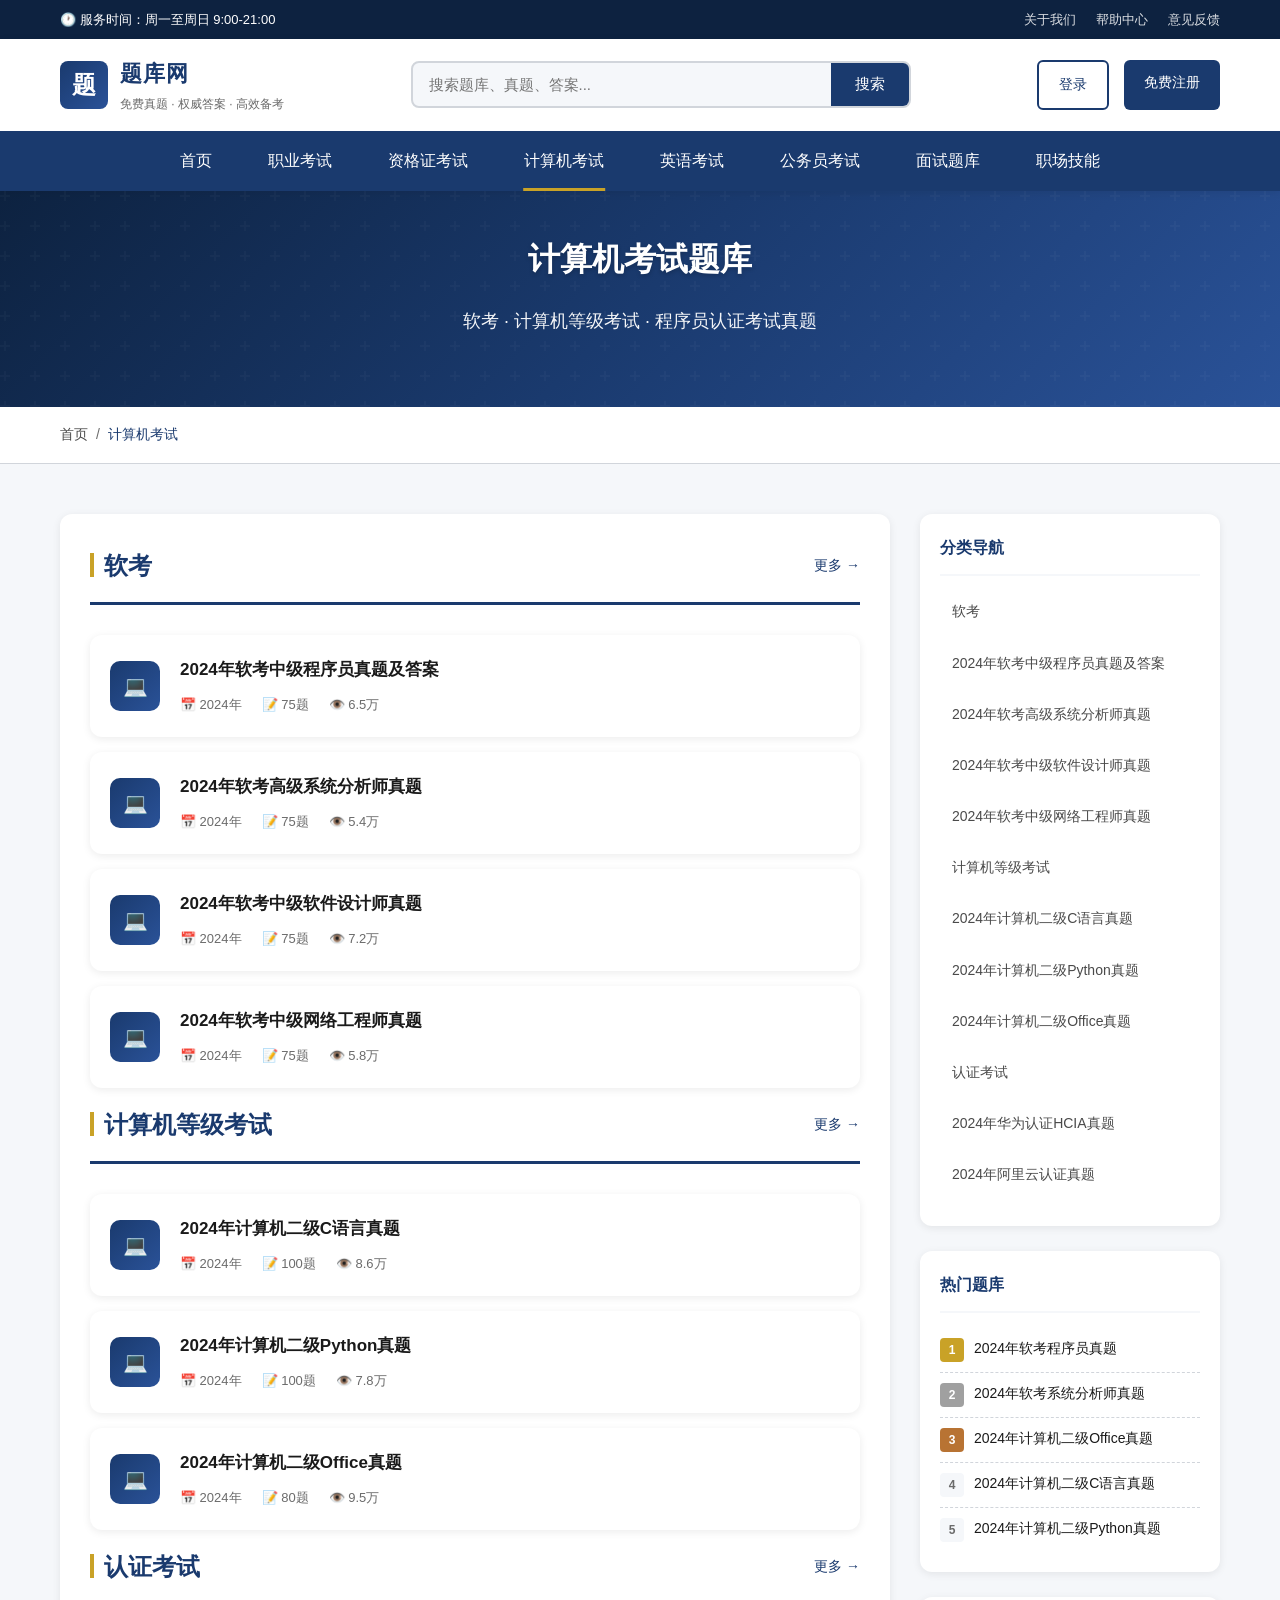
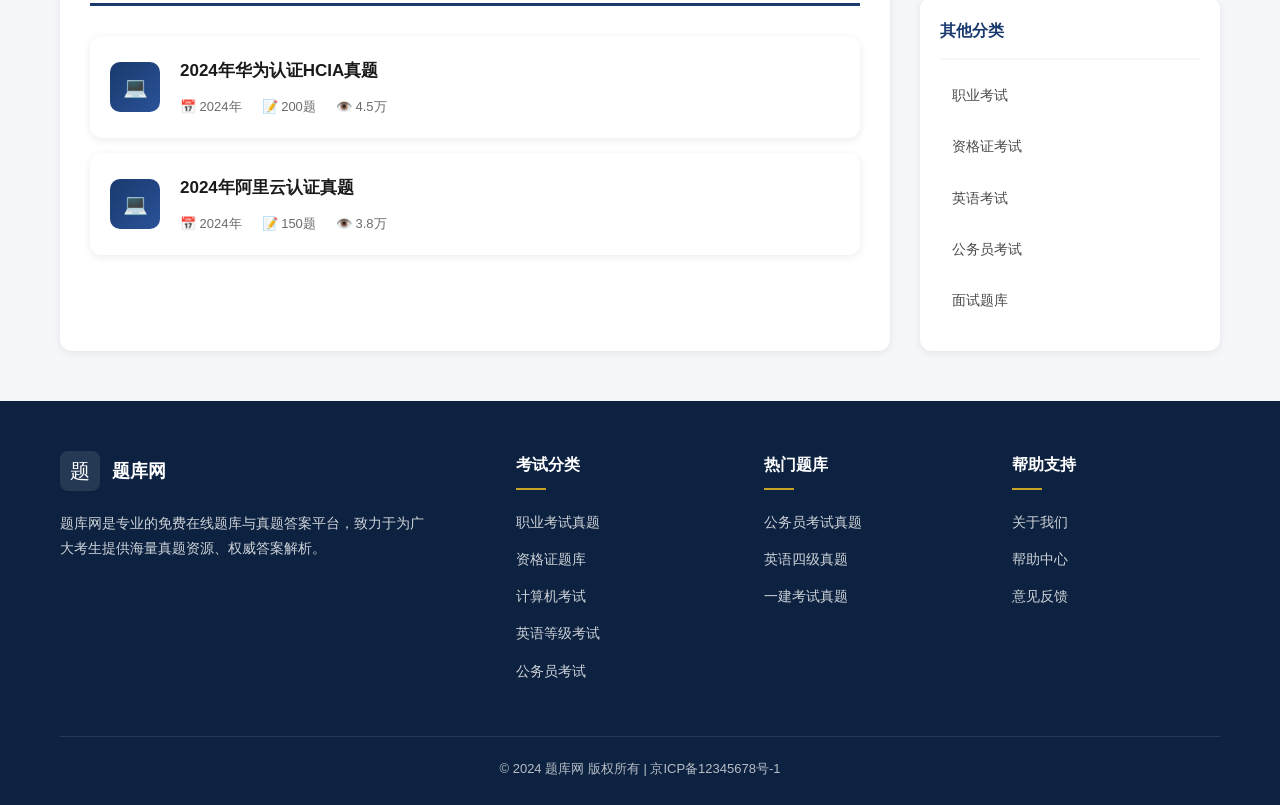
<file: categories/computer.html>
<!DOCTYPE html>
<html lang="zh-CN">
<head>
    <meta charset="UTF-8">
    <meta name="viewport" content="width=device-width, initial-scale=1.0">
    <meta name="description" content="计算机考试题库 - 提供软考、计算机等级考试、程序员认证考试真题及答案解析，免费在线刷题。">
    <meta name="keywords" content="软考真题,计算机等级考试真题,程序员认证真题,计算机考试题库">
    <meta name="robots" content="index, follow">
    <link rel="canonical" href="https://flixplay.eu.cc/categories/computer.html">
    <title>计算机考试题库 - 软考_计算机等级考试_程序员认证真题 | 题库网</title>
    <link rel="stylesheet" href="../css/style.css">
</head>
<body>
    <div class="top-bar">
        <div class="container">
            <div class="top-bar-left">
                <span>🕐 服务时间：周一至周日 9:00-21:00</span>
            </div>
            <div class="top-bar-right">
                <a href="#">关于我们</a>
                <a href="#">帮助中心</a>
                <a href="#">意见反馈</a>
            </div>
        </div>
    </div>

    <header>
        <div class="header-main">
            <div class="container">
                <a href="/" class="logo">
                    <div class="logo-icon">题</div>
                    <div class="logo-text">
                        <span class="site-name">题库网</span>
                        <span class="site-slogan">免费真题 · 权威答案 · 高效备考</span>
                    </div>
                </a>
                <div class="search-box">
                    <form action="search.html" method="GET">
                        <input type="text" name="q" placeholder="搜索题库、真题、答案..." autocomplete="off">
                        <button type="submit">搜索</button>
                    </form>
                </div>
                <div class="header-actions">
                    <a href="#" class="btn-outline">登录</a>
                    <a href="#" class="btn-primary">免费注册</a>
                </div>
                <button class="mobile-menu-btn" aria-label="菜单">
                    <span></span><span></span><span></span>
                </button>
            </div>
        </div>
        <nav>
            <div class="container">
                <ul class="main-nav">
                    <li><a href="/">首页</a></li>
                    <li><a href="zhiye.html">职业考试</a></li>
                    <li><a href="zige.html">资格证考试</a></li>
                    <li class="active"><a href="computer.html">计算机考试</a></li>
                    <li><a href="english.html">英语考试</a></li>
                    <li><a href="gongkao.html">公务员考试</a></li>
                    <li><a href="mianshi.html">面试题库</a></li>
                    <li><a href="zhichang.html">职场技能</a></li>
                </ul>
            </div>
        </nav>
    </header>

    <section class="banner" style="padding: 40px 0;">
        <div class="container">
            <div class="banner-content">
                <h1 style="font-size: 32px;">计算机考试题库</h1>
                <p>软考 · 计算机等级考试 · 程序员认证考试真题</p>
            </div>
        </div>
    </section>

    <div class="breadcrumb">
        <div class="container">
            <ul class="breadcrumb-list">
                <li><a href="/">首页</a></li>
                <li>计算机考试</li>
            </ul>
        </div>
    </div>

    <main class="section">
        <div class="container">
            <div class="main-content">
                <div class="content-area">
                    <div class="section-header" style="margin-top: 0;">
                        <h2 class="section-title">软考</h2>
                        <a href="#" class="section-more">更多 →</a>
                    </div>
                    <div class="list-container">
                        <a href="../detail.html?id=5" class="list-item">
                            <div class="list-icon">💻</div>
                            <div class="list-content">
                                <h3>2024年软考中级程序员真题及答案</h3>
                                <div class="list-meta">
                                    <span>📅 2024年</span>
                                    <span>📝 75题</span>
                                    <span>👁️ 6.5万</span>
                                </div>
                            </div>
                        </a>
                        <a href="../detail.html?id=6" class="list-item">
                            <div class="list-icon">💻</div>
                            <div class="list-content">
                                <h3>2024年软考高级系统分析师真题</h3>
                                <div class="list-meta">
                                    <span>📅 2024年</span>
                                    <span>📝 75题</span>
                                    <span>👁️ 5.4万</span>
                                </div>
                            </div>
                        </a>
                        <a href="#" class="list-item">
                            <div class="list-icon">💻</div>
                            <div class="list-content">
                                <h3>2024年软考中级软件设计师真题</h3>
                                <div class="list-meta">
                                    <span>📅 2024年</span>
                                    <span>📝 75题</span>
                                    <span>👁️ 7.2万</span>
                                </div>
                            </div>
                        </a>
                        <a href="#" class="list-item">
                            <div class="list-icon">💻</div>
                            <div class="list-content">
                                <h3>2024年软考中级网络工程师真题</h3>
                                <div class="list-meta">
                                    <span>📅 2024年</span>
                                    <span>📝 75题</span>
                                    <span>👁️ 5.8万</span>
                                </div>
                            </div>
                        </a>
                    </div>

                    <div class="section-header">
                        <h2 class="section-title">计算机等级考试</h2>
                        <a href="#" class="section-more">更多 →</a>
                    </div>
                    <div class="list-container">
                        <a href="#" class="list-item">
                            <div class="list-icon">💻</div>
                            <div class="list-content">
                                <h3>2024年计算机二级C语言真题</h3>
                                <div class="list-meta">
                                    <span>📅 2024年</span>
                                    <span>📝 100题</span>
                                    <span>👁️ 8.6万</span>
                                </div>
                            </div>
                        </a>
                        <a href="#" class="list-item">
                            <div class="list-icon">💻</div>
                            <div class="list-content">
                                <h3>2024年计算机二级Python真题</h3>
                                <div class="list-meta">
                                    <span>📅 2024年</span>
                                    <span>📝 100题</span>
                                    <span>👁️ 7.8万</span>
                                </div>
                            </div>
                        </a>
                        <a href="#" class="list-item">
                            <div class="list-icon">💻</div>
                            <div class="list-content">
                                <h3>2024年计算机二级Office真题</h3>
                                <div class="list-meta">
                                    <span>📅 2024年</span>
                                    <span>📝 80题</span>
                                    <span>👁️ 9.5万</span>
                                </div>
                            </div>
                        </a>
                    </div>

                    <div class="section-header">
                        <h2 class="section-title">认证考试</h2>
                        <a href="#" class="section-more">更多 →</a>
                    </div>
                    <div class="list-container">
                        <a href="#" class="list-item">
                            <div class="list-icon">💻</div>
                            <div class="list-content">
                                <h3>2024年华为认证HCIA真题</h3>
                                <div class="list-meta">
                                    <span>📅 2024年</span>
                                    <span>📝 200题</span>
                                    <span>👁️ 4.5万</span>
                                </div>
                            </div>
                        </a>
                        <a href="#" class="list-item">
                            <div class="list-icon">💻</div>
                            <div class="list-content">
                                <h3>2024年阿里云认证真题</h3>
                                <div class="list-meta">
                                    <span>📅 2024年</span>
                                    <span>📝 150题</span>
                                    <span>👁️ 3.8万</span>
                                </div>
                            </div>
                        </a>
                    </div>
                </div>

                <div class="sidebar">
                    <div class="sidebar-widget">
                        <h3 class="widget-title">分类导航</h3>
                        <ul class="toc-list">
                            <li><a href="#ruankao">软考</a></li>
                            <li><a href="#dengji">计算机等级考试</a></li>
                            <li><a href="#renzheng">认证考试</a></li>
                        </ul>
                    </div>
                    <div class="sidebar-widget">
                        <h3 class="widget-title">热门题库</h3>
                        <ul class="hot-list">
                            <li><span class="hot-rank">1</span><a href="../detail.html?id=5">2024年软考程序员真题</a></li>
                            <li><span class="hot-rank">2</span><a href="../detail.html?id=6">2024年软考系统分析师真题</a></li>
                            <li><span class="hot-rank">3</span><a href="#">2024年计算机二级Office真题</a></li>
                            <li><span class="hot-rank">4</span><a href="#">2024年计算机二级C语言真题</a></li>
                            <li><span class="hot-rank">5</span><a href="#">2024年计算机二级Python真题</a></li>
                        </ul>
                    </div>
                    <div class="sidebar-widget">
                        <h3 class="widget-title">其他分类</h3>
                        <ul class="toc-list">
                            <li><a href="zhiye.html">职业考试</a></li>
                            <li><a href="zige.html">资格证考试</a></li>
                            <li><a href="english.html">英语考试</a></li>
                            <li><a href="gongkao.html">公务员考试</a></li>
                            <li><a href="mianshi.html">面试题库</a></li>
                        </ul>
                    </div>
                </div>
            </div>
        </div>
    </main>

    <footer>
        <div class="container">
            <div class="footer-main">
                <div class="footer-brand">
                    <div class="footer-logo">
                        <div class="footer-logo-icon">题</div>
                        <span class="footer-logo-text">题库网</span>
                    </div>
                    <p class="footer-desc">题库网是专业的免费在线题库与真题答案平台，致力于为广大考生提供海量真题资源、权威答案解析。</p>
                </div>
                <div class="footer-column">
                    <h4>考试分类</h4>
                    <ul class="footer-links">
                        <li><a href="zhiye.html">职业考试真题</a></li>
                        <li><a href="zige.html">资格证题库</a></li>
                        <li><a href="computer.html">计算机考试</a></li>
                        <li><a href="english.html">英语等级考试</a></li>
                        <li><a href="gongkao.html">公务员考试</a></li>
                    </ul>
                </div>
                <div class="footer-column">
                    <h4>热门题库</h4>
                    <ul class="footer-links">
                        <li><a href="../detail.html?id=9">公务员考试真题</a></li>
                        <li><a href="../detail.html?id=7">英语四级真题</a></li>
                        <li><a href="../detail.html?id=1">一建考试真题</a></li>
                    </ul>
                </div>
                <div class="footer-column">
                    <h4>帮助支持</h4>
                    <ul class="footer-links">
                        <li><a href="#">关于我们</a></li>
                        <li><a href="#">帮助中心</a></li>
                        <li><a href="#">意见反馈</a></li>
                    </ul>
                </div>
            </div>
            <div class="footer-bottom">
                <p>© 2024 题库网 版权所有 | 京ICP备12345678号-1</p>
            </div>
        </div>
    </footer>
    <script src="../js/main.js"></script>
</body>
</html>
</file>
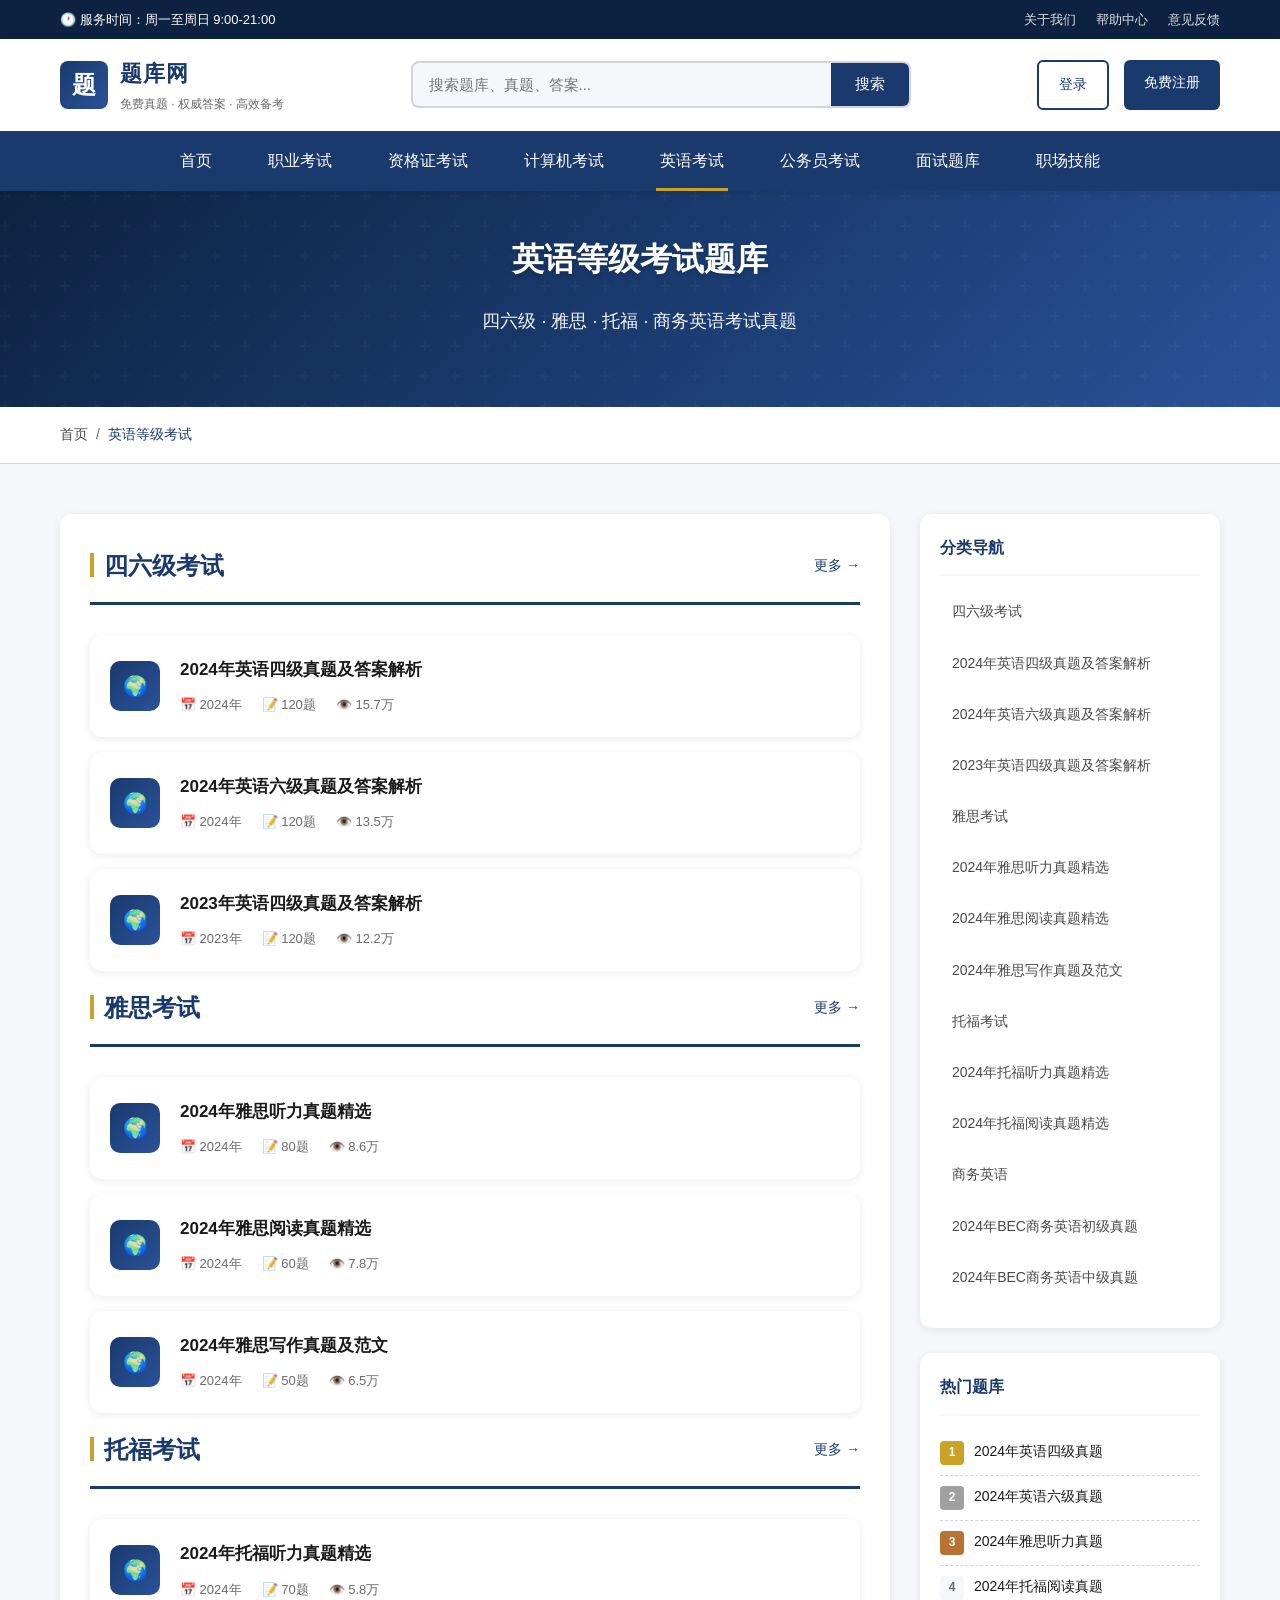
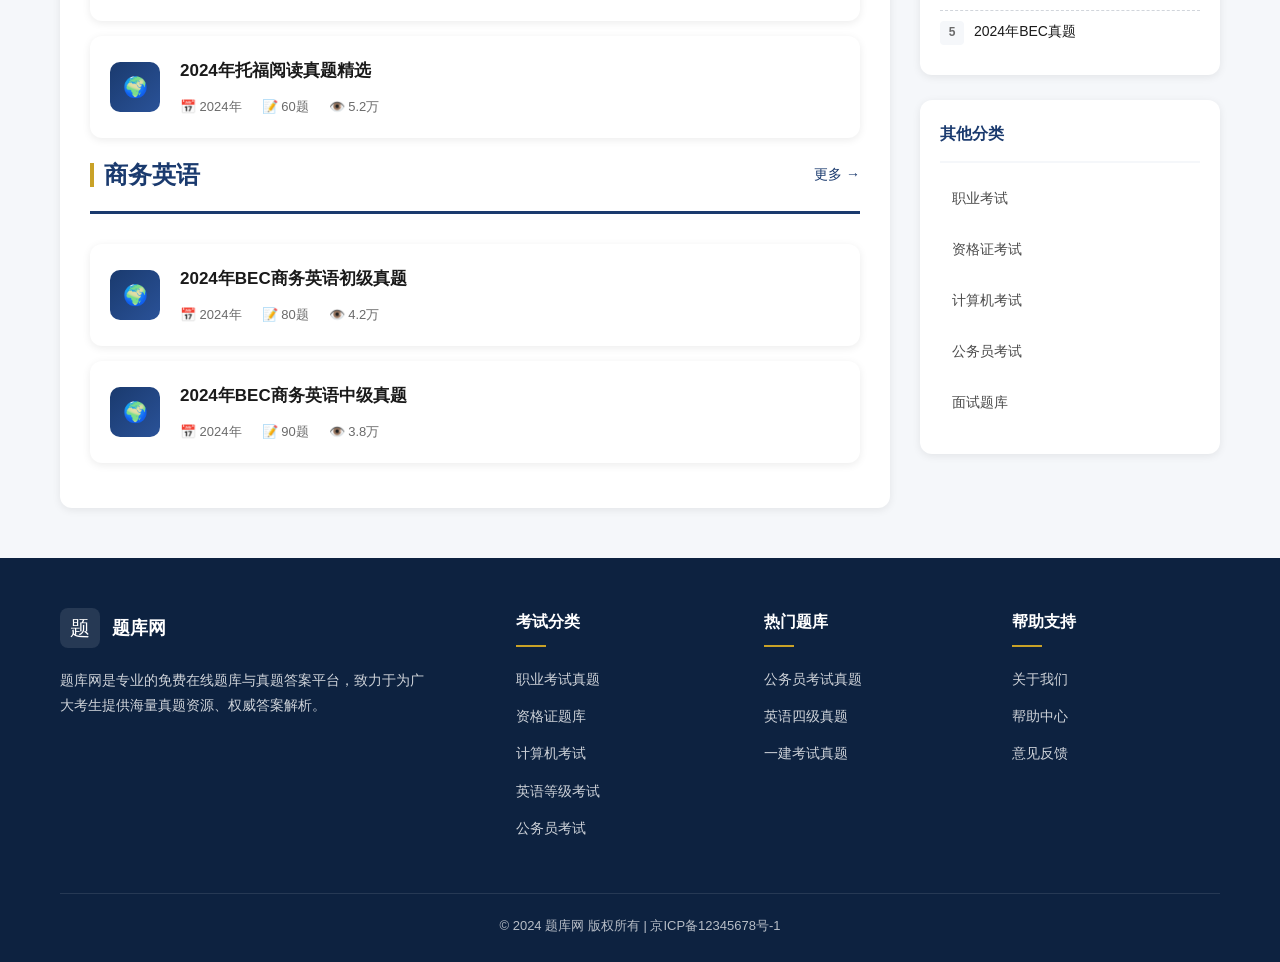
<file: categories/english.html>
<!DOCTYPE html>
<html lang="zh-CN">
<head>
    <meta charset="UTF-8">
    <meta name="viewport" content="width=device-width, initial-scale=1.0">
    <meta name="description" content="英语等级考试题库 - 提供四六级、雅思、托福、商务英语考试真题及答案解析，免费在线刷题，助力英语考试备考。">
    <meta name="keywords" content="英语四级真题,英语六级真题,雅思真题,托福真题,商务英语真题,英语考试题库">
    <meta name="robots" content="index, follow">
    <link rel="canonical" href="https://flixplay.eu.cc/categories/english.html">
    <title>英语等级考试题库 - 四六级_雅思_托福考试真题 | 题库网</title>
    <link rel="stylesheet" href="../css/style.css">
</head>
<body>
    <div class="top-bar">
        <div class="container">
            <div class="top-bar-left">
                <span>🕐 服务时间：周一至周日 9:00-21:00</span>
            </div>
            <div class="top-bar-right">
                <a href="#">关于我们</a>
                <a href="#">帮助中心</a>
                <a href="#">意见反馈</a>
            </div>
        </div>
    </div>

    <header>
        <div class="header-main">
            <div class="container">
                <a href="/" class="logo">
                    <div class="logo-icon">题</div>
                    <div class="logo-text">
                        <span class="site-name">题库网</span>
                        <span class="site-slogan">免费真题 · 权威答案 · 高效备考</span>
                    </div>
                </a>
                <div class="search-box">
                    <form action="search.html" method="GET">
                        <input type="text" name="q" placeholder="搜索题库、真题、答案..." autocomplete="off">
                        <button type="submit">搜索</button>
                    </form>
                </div>
                <div class="header-actions">
                    <a href="#" class="btn-outline">登录</a>
                    <a href="#" class="btn-primary">免费注册</a>
                </div>
                <button class="mobile-menu-btn" aria-label="菜单">
                    <span></span><span></span><span></span>
                </button>
            </div>
        </div>
        <nav>
            <div class="container">
                <ul class="main-nav">
                    <li><a href="/">首页</a></li>
                    <li><a href="zhiye.html">职业考试</a></li>
                    <li><a href="zige.html">资格证考试</a></li>
                    <li><a href="computer.html">计算机考试</a></li>
                    <li class="active"><a href="english.html">英语考试</a></li>
                    <li><a href="gongkao.html">公务员考试</a></li>
                    <li><a href="mianshi.html">面试题库</a></li>
                    <li><a href="zhichang.html">职场技能</a></li>
                </ul>
            </div>
        </nav>
    </header>

    <section class="banner" style="padding: 40px 0;">
        <div class="container">
            <div class="banner-content">
                <h1 style="font-size: 32px;">英语等级考试题库</h1>
                <p>四六级 · 雅思 · 托福 · 商务英语考试真题</p>
            </div>
        </div>
    </section>

    <div class="breadcrumb">
        <div class="container">
            <ul class="breadcrumb-list">
                <li><a href="/">首页</a></li>
                <li>英语等级考试</li>
            </ul>
        </div>
    </div>

    <main class="section">
        <div class="container">
            <div class="main-content">
                <div class="content-area">
                    <div class="section-header" style="margin-top: 0;">
                        <h2 class="section-title">四六级考试</h2>
                        <a href="#" class="section-more">更多 →</a>
                    </div>
                    <div class="list-container">
                        <a href="../detail.html?id=7" class="list-item">
                            <div class="list-icon">🌍</div>
                            <div class="list-content">
                                <h3>2024年英语四级真题及答案解析</h3>
                                <div class="list-meta">
                                    <span>📅 2024年</span>
                                    <span>📝 120题</span>
                                    <span>👁️ 15.7万</span>
                                </div>
                            </div>
                        </a>
                        <a href="../detail.html?id=8" class="list-item">
                            <div class="list-icon">🌍</div>
                            <div class="list-content">
                                <h3>2024年英语六级真题及答案解析</h3>
                                <div class="list-meta">
                                    <span>📅 2024年</span>
                                    <span>📝 120题</span>
                                    <span>👁️ 13.5万</span>
                                </div>
                            </div>
                        </a>
                        <a href="#" class="list-item">
                            <div class="list-icon">🌍</div>
                            <div class="list-content">
                                <h3>2023年英语四级真题及答案解析</h3>
                                <div class="list-meta">
                                    <span>📅 2023年</span>
                                    <span>📝 120题</span>
                                    <span>👁️ 12.2万</span>
                                </div>
                            </div>
                        </a>
                    </div>

                    <div class="section-header">
                        <h2 class="section-title">雅思考试</h2>
                        <a href="#" class="section-more">更多 →</a>
                    </div>
                    <div class="list-container">
                        <a href="#" class="list-item">
                            <div class="list-icon">🌍</div>
                            <div class="list-content">
                                <h3>2024年雅思听力真题精选</h3>
                                <div class="list-meta">
                                    <span>📅 2024年</span>
                                    <span>📝 80题</span>
                                    <span>👁️ 8.6万</span>
                                </div>
                            </div>
                        </a>
                        <a href="#" class="list-item">
                            <div class="list-icon">🌍</div>
                            <div class="list-content">
                                <h3>2024年雅思阅读真题精选</h3>
                                <div class="list-meta">
                                    <span>📅 2024年</span>
                                    <span>📝 60题</span>
                                    <span>👁️ 7.8万</span>
                                </div>
                            </div>
                        </a>
                        <a href="#" class="list-item">
                            <div class="list-icon">🌍</div>
                            <div class="list-content">
                                <h3>2024年雅思写作真题及范文</h3>
                                <div class="list-meta">
                                    <span>📅 2024年</span>
                                    <span>📝 50题</span>
                                    <span>👁️ 6.5万</span>
                                </div>
                            </div>
                        </a>
                    </div>

                    <div class="section-header">
                        <h2 class="section-title">托福考试</h2>
                        <a href="#" class="section-more">更多 →</a>
                    </div>
                    <div class="list-container">
                        <a href="#" class="list-item">
                            <div class="list-icon">🌍</div>
                            <div class="list-content">
                                <h3>2024年托福听力真题精选</h3>
                                <div class="list-meta">
                                    <span>📅 2024年</span>
                                    <span>📝 70题</span>
                                    <span>👁️ 5.8万</span>
                                </div>
                            </div>
                        </a>
                        <a href="#" class="list-item">
                            <div class="list-icon">🌍</div>
                            <div class="list-content">
                                <h3>2024年托福阅读真题精选</h3>
                                <div class="list-meta">
                                    <span>📅 2024年</span>
                                    <span>📝 60题</span>
                                    <span>👁️ 5.2万</span>
                                </div>
                            </div>
                        </a>
                    </div>

                    <div class="section-header">
                        <h2 class="section-title">商务英语</h2>
                        <a href="#" class="section-more">更多 →</a>
                    </div>
                    <div class="list-container">
                        <a href="#" class="list-item">
                            <div class="list-icon">🌍</div>
                            <div class="list-content">
                                <h3>2024年BEC商务英语初级真题</h3>
                                <div class="list-meta">
                                    <span>📅 2024年</span>
                                    <span>📝 80题</span>
                                    <span>👁️ 4.2万</span>
                                </div>
                            </div>
                        </a>
                        <a href="#" class="list-item">
                            <div class="list-icon">🌍</div>
                            <div class="list-content">
                                <h3>2024年BEC商务英语中级真题</h3>
                                <div class="list-meta">
                                    <span>📅 2024年</span>
                                    <span>📝 90题</span>
                                    <span>👁️ 3.8万</span>
                                </div>
                            </div>
                        </a>
                    </div>
                </div>

                <div class="sidebar">
                    <div class="sidebar-widget">
                        <h3 class="widget-title">分类导航</h3>
                        <ul class="toc-list">
                            <li><a href="#cet">四六级考试</a></li>
                            <li><a href="#ielts">雅思考试</a></li>
                            <li><a href="#toefl">托福考试</a></li>
                            <li><a href="#bec">商务英语</a></li>
                        </ul>
                    </div>
                    <div class="sidebar-widget">
                        <h3 class="widget-title">热门题库</h3>
                        <ul class="hot-list">
                            <li><span class="hot-rank">1</span><a href="../detail.html?id=7">2024年英语四级真题</a></li>
                            <li><span class="hot-rank">2</span><a href="../detail.html?id=8">2024年英语六级真题</a></li>
                            <li><span class="hot-rank">3</span><a href="#">2024年雅思听力真题</a></li>
                            <li><span class="hot-rank">4</span><a href="#">2024年托福阅读真题</a></li>
                            <li><span class="hot-rank">5</span><a href="#">2024年BEC真题</a></li>
                        </ul>
                    </div>
                    <div class="sidebar-widget">
                        <h3 class="widget-title">其他分类</h3>
                        <ul class="toc-list">
                            <li><a href="zhiye.html">职业考试</a></li>
                            <li><a href="zige.html">资格证考试</a></li>
                            <li><a href="computer.html">计算机考试</a></li>
                            <li><a href="gongkao.html">公务员考试</a></li>
                            <li><a href="mianshi.html">面试题库</a></li>
                        </ul>
                    </div>
                </div>
            </div>
        </div>
    </main>

    <footer>
        <div class="container">
            <div class="footer-main">
                <div class="footer-brand">
                    <div class="footer-logo">
                        <div class="footer-logo-icon">题</div>
                        <span class="footer-logo-text">题库网</span>
                    </div>
                    <p class="footer-desc">题库网是专业的免费在线题库与真题答案平台，致力于为广大考生提供海量真题资源、权威答案解析。</p>
                </div>
                <div class="footer-column">
                    <h4>考试分类</h4>
                    <ul class="footer-links">
                        <li><a href="zhiye.html">职业考试真题</a></li>
                        <li><a href="zige.html">资格证题库</a></li>
                        <li><a href="computer.html">计算机考试</a></li>
                        <li><a href="english.html">英语等级考试</a></li>
                        <li><a href="gongkao.html">公务员考试</a></li>
                    </ul>
                </div>
                <div class="footer-column">
                    <h4>热门题库</h4>
                    <ul class="footer-links">
                        <li><a href="../detail.html?id=9">公务员考试真题</a></li>
                        <li><a href="../detail.html?id=7">英语四级真题</a></li>
                        <li><a href="../detail.html?id=1">一建考试真题</a></li>
                    </ul>
                </div>
                <div class="footer-column">
                    <h4>帮助支持</h4>
                    <ul class="footer-links">
                        <li><a href="#">关于我们</a></li>
                        <li><a href="#">帮助中心</a></li>
                        <li><a href="#">意见反馈</a></li>
                    </ul>
                </div>
            </div>
            <div class="footer-bottom">
                <p>© 2024 题库网 版权所有 | 京ICP备12345678号-1</p>
            </div>
        </div>
    </footer>
    <script src="../js/main.js"></script>
</body>
</html>
</file>
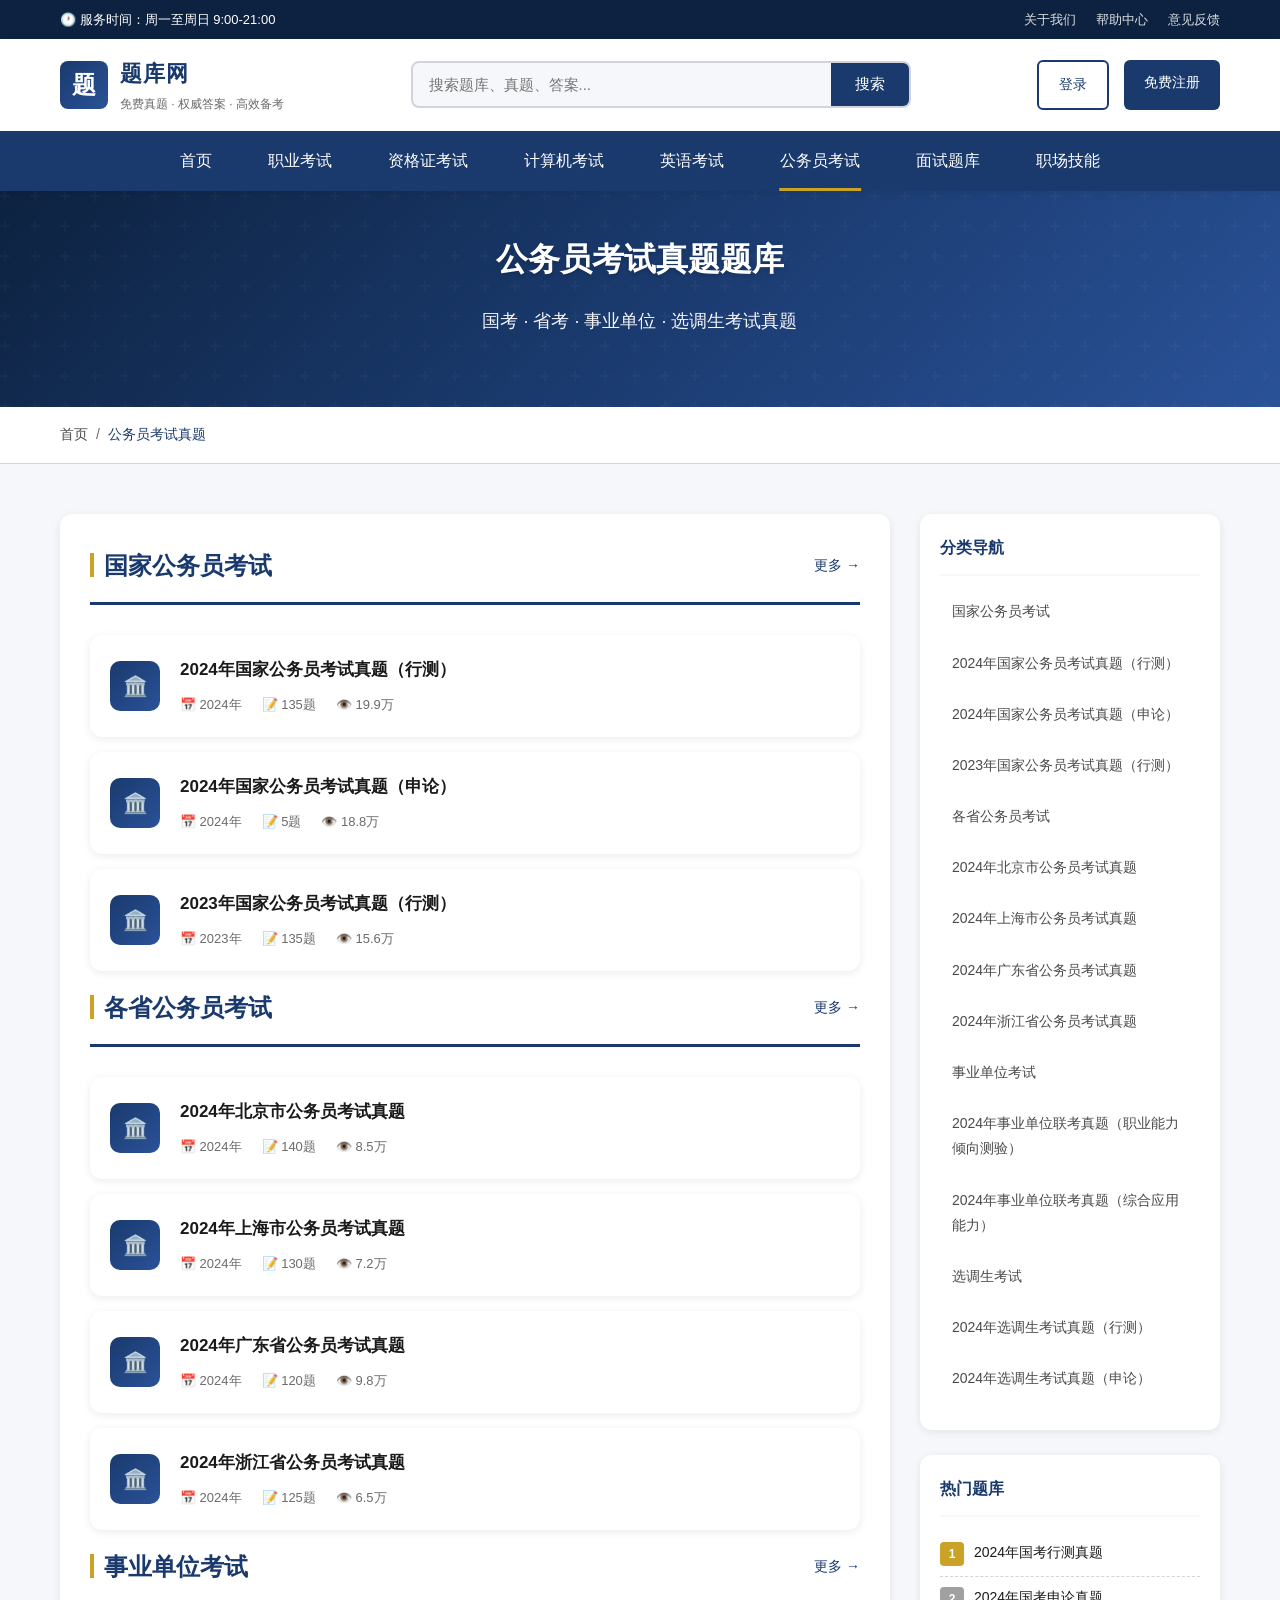
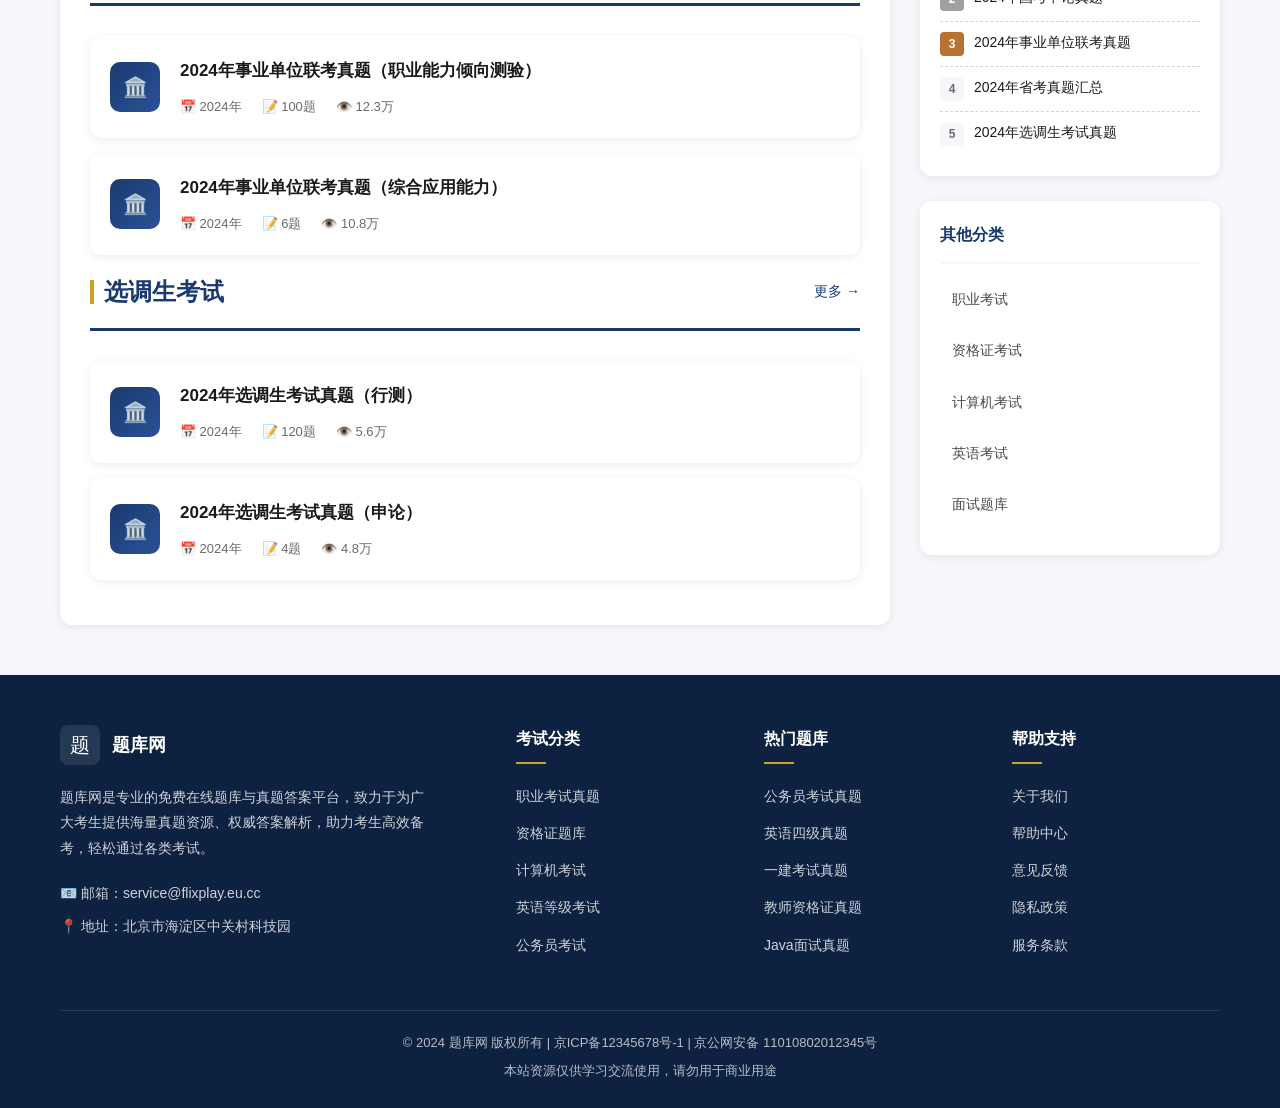
<file: categories/gongkao.html>
<!DOCTYPE html>
<html lang="zh-CN">
<head>
    <meta charset="UTF-8">
    <meta name="viewport" content="width=device-width, initial-scale=1.0">
    <meta name="description" content="公务员考试真题题库 - 提供国考、省考、事业单位、选调生考试真题及答案解析，免费在线刷题，助力公务员考试备考。">
    <meta name="keywords" content="公务员考试真题,国考真题,省考真题,事业单位考试真题,行测真题,申论真题">
    <meta name="robots" content="index, follow">
    <link rel="canonical" href="https://flixplay.eu.cc/categories/gongkao.html">
    <title>公务员考试真题题库 - 国考_省考_事业单位考试真题 | 题库网</title>
    <link rel="stylesheet" href="../css/style.css">
</head>
<body>
    <div class="top-bar">
        <div class="container">
            <div class="top-bar-left">
                <span>🕐 服务时间：周一至周日 9:00-21:00</span>
            </div>
            <div class="top-bar-right">
                <a href="#">关于我们</a>
                <a href="#">帮助中心</a>
                <a href="#">意见反馈</a>
            </div>
        </div>
    </div>

    <header>
        <div class="header-main">
            <div class="container">
                <a href="/" class="logo">
                    <div class="logo-icon">题</div>
                    <div class="logo-text">
                        <span class="site-name">题库网</span>
                        <span class="site-slogan">免费真题 · 权威答案 · 高效备考</span>
                    </div>
                </a>

                <div class="search-box">
                    <form action="search.html" method="GET">
                        <input type="text" name="q" placeholder="搜索题库、真题、答案..." autocomplete="off">
                        <button type="submit">搜索</button>
                    </form>
                </div>

                <div class="header-actions">
                    <a href="#" class="btn-outline">登录</a>
                    <a href="#" class="btn-primary">免费注册</a>
                </div>

                <button class="mobile-menu-btn" aria-label="菜单">
                    <span></span>
                    <span></span>
                    <span></span>
                </button>
            </div>
        </div>

        <nav>
            <div class="container">
                <ul class="main-nav">
                    <li><a href="/">首页</a></li>
                    <li><a href="zhiye.html">职业考试</a></li>
                    <li><a href="zige.html">资格证考试</a></li>
                    <li><a href="computer.html">计算机考试</a></li>
                    <li><a href="english.html">英语考试</a></li>
                    <li class="active"><a href="gongkao.html">公务员考试</a></li>
                    <li><a href="mianshi.html">面试题库</a></li>
                    <li><a href="zhichang.html">职场技能</a></li>
                </ul>
            </div>
        </nav>
    </header>

    <section class="banner" style="padding: 40px 0;">
        <div class="container">
            <div class="banner-content">
                <h1 style="font-size: 32px;">公务员考试真题题库</h1>
                <p>国考 · 省考 · 事业单位 · 选调生考试真题</p>
            </div>
        </div>
    </section>

    <div class="breadcrumb">
        <div class="container">
            <ul class="breadcrumb-list">
                <li><a href="/">首页</a></li>
                <li>公务员考试真题</li>
            </ul>
        </div>
    </div>

    <main class="section">
        <div class="container">
            <div class="main-content">
                <div class="content-area">
                    <div class="section-header" style="margin-top: 0;">
                        <h2 class="section-title">国家公务员考试</h2>
                        <a href="#" class="section-more">更多 →</a>
                    </div>
                    <div class="list-container">
                        <a href="../detail.html?id=9" class="list-item">
                            <div class="list-icon">🏛️</div>
                            <div class="list-content">
                                <h3>2024年国家公务员考试真题（行测）</h3>
                                <div class="list-meta">
                                    <span>📅 2024年</span>
                                    <span>📝 135题</span>
                                    <span>👁️ 19.9万</span>
                                </div>
                            </div>
                        </a>
                        <a href="../detail.html?id=10" class="list-item">
                            <div class="list-icon">🏛️</div>
                            <div class="list-content">
                                <h3>2024年国家公务员考试真题（申论）</h3>
                                <div class="list-meta">
                                    <span>📅 2024年</span>
                                    <span>📝 5题</span>
                                    <span>👁️ 18.8万</span>
                                </div>
                            </div>
                        </a>
                        <a href="#" class="list-item">
                            <div class="list-icon">🏛️</div>
                            <div class="list-content">
                                <h3>2023年国家公务员考试真题（行测）</h3>
                                <div class="list-meta">
                                    <span>📅 2023年</span>
                                    <span>📝 135题</span>
                                    <span>👁️ 15.6万</span>
                                </div>
                            </div>
                        </a>
                    </div>

                    <div class="section-header">
                        <h2 class="section-title">各省公务员考试</h2>
                        <a href="#" class="section-more">更多 →</a>
                    </div>
                    <div class="list-container">
                        <a href="#" class="list-item">
                            <div class="list-icon">🏛️</div>
                            <div class="list-content">
                                <h3>2024年北京市公务员考试真题</h3>
                                <div class="list-meta">
                                    <span>📅 2024年</span>
                                    <span>📝 140题</span>
                                    <span>👁️ 8.5万</span>
                                </div>
                            </div>
                        </a>
                        <a href="#" class="list-item">
                            <div class="list-icon">🏛️</div>
                            <div class="list-content">
                                <h3>2024年上海市公务员考试真题</h3>
                                <div class="list-meta">
                                    <span>📅 2024年</span>
                                    <span>📝 130题</span>
                                    <span>👁️ 7.2万</span>
                                </div>
                            </div>
                        </a>
                        <a href="#" class="list-item">
                            <div class="list-icon">🏛️</div>
                            <div class="list-content">
                                <h3>2024年广东省公务员考试真题</h3>
                                <div class="list-meta">
                                    <span>📅 2024年</span>
                                    <span>📝 120题</span>
                                    <span>👁️ 9.8万</span>
                                </div>
                            </div>
                        </a>
                        <a href="#" class="list-item">
                            <div class="list-icon">🏛️</div>
                            <div class="list-content">
                                <h3>2024年浙江省公务员考试真题</h3>
                                <div class="list-meta">
                                    <span>📅 2024年</span>
                                    <span>📝 125题</span>
                                    <span>👁️ 6.5万</span>
                                </div>
                            </div>
                        </a>
                    </div>

                    <div class="section-header">
                        <h2 class="section-title">事业单位考试</h2>
                        <a href="#" class="section-more">更多 →</a>
                    </div>
                    <div class="list-container">
                        <a href="#" class="list-item">
                            <div class="list-icon">🏛️</div>
                            <div class="list-content">
                                <h3>2024年事业单位联考真题（职业能力倾向测验）</h3>
                                <div class="list-meta">
                                    <span>📅 2024年</span>
                                    <span>📝 100题</span>
                                    <span>👁️ 12.3万</span>
                                </div>
                            </div>
                        </a>
                        <a href="#" class="list-item">
                            <div class="list-icon">🏛️</div>
                            <div class="list-content">
                                <h3>2024年事业单位联考真题（综合应用能力）</h3>
                                <div class="list-meta">
                                    <span>📅 2024年</span>
                                    <span>📝 6题</span>
                                    <span>👁️ 10.8万</span>
                                </div>
                            </div>
                        </a>
                    </div>

                    <div class="section-header">
                        <h2 class="section-title">选调生考试</h2>
                        <a href="#" class="section-more">更多 →</a>
                    </div>
                    <div class="list-container">
                        <a href="#" class="list-item">
                            <div class="list-icon">🏛️</div>
                            <div class="list-content">
                                <h3>2024年选调生考试真题（行测）</h3>
                                <div class="list-meta">
                                    <span>📅 2024年</span>
                                    <span>📝 120题</span>
                                    <span>👁️ 5.6万</span>
                                </div>
                            </div>
                        </a>
                        <a href="#" class="list-item">
                            <div class="list-icon">🏛️</div>
                            <div class="list-content">
                                <h3>2024年选调生考试真题（申论）</h3>
                                <div class="list-meta">
                                    <span>📅 2024年</span>
                                    <span>📝 4题</span>
                                    <span>👁️ 4.8万</span>
                                </div>
                            </div>
                        </a>
                    </div>
                </div>

                <div class="sidebar">
                    <div class="sidebar-widget">
                        <h3 class="widget-title">分类导航</h3>
                        <ul class="toc-list">
                            <li><a href="#guokao">国家公务员考试</a></li>
                            <li><a href="#shengkao">各省公务员考试</a></li>
                            <li><a href="#shiye">事业单位考试</a></li>
                            <li><a href="#xuandiao">选调生考试</a></li>
                        </ul>
                    </div>

                    <div class="sidebar-widget">
                        <h3 class="widget-title">热门题库</h3>
                        <ul class="hot-list">
                            <li>
                                <span class="hot-rank">1</span>
                                <a href="../detail.html?id=9">2024年国考行测真题</a>
                            </li>
                            <li>
                                <span class="hot-rank">2</span>
                                <a href="../detail.html?id=10">2024年国考申论真题</a>
                            </li>
                            <li>
                                <span class="hot-rank">3</span>
                                <a href="#">2024年事业单位联考真题</a>
                            </li>
                            <li>
                                <span class="hot-rank">4</span>
                                <a href="#">2024年省考真题汇总</a>
                            </li>
                            <li>
                                <span class="hot-rank">5</span>
                                <a href="#">2024年选调生考试真题</a>
                            </li>
                        </ul>
                    </div>

                    <div class="sidebar-widget">
                        <h3 class="widget-title">其他分类</h3>
                        <ul class="toc-list">
                            <li><a href="zhiye.html">职业考试</a></li>
                            <li><a href="zige.html">资格证考试</a></li>
                            <li><a href="computer.html">计算机考试</a></li>
                            <li><a href="english.html">英语考试</a></li>
                            <li><a href="mianshi.html">面试题库</a></li>
                        </ul>
                    </div>
                </div>
            </div>
        </div>
    </main>

    <footer>
        <div class="container">
            <div class="footer-main">
                <div class="footer-brand">
                    <div class="footer-logo">
                        <div class="footer-logo-icon">题</div>
                        <span class="footer-logo-text">题库网</span>
                    </div>
                    <p class="footer-desc">
                        题库网是专业的免费在线题库与真题答案平台，致力于为广大考生提供海量真题资源、权威答案解析，助力考生高效备考，轻松通过各类考试。
                    </p>
                    <div class="footer-contact">
                        <p>📧 邮箱：service@flixplay.eu.cc</p>
                        <p>📍 地址：北京市海淀区中关村科技园</p>
                    </div>
                </div>
                <div class="footer-column">
                    <h4>考试分类</h4>
                    <ul class="footer-links">
                        <li><a href="zhiye.html">职业考试真题</a></li>
                        <li><a href="zige.html">资格证题库</a></li>
                        <li><a href="computer.html">计算机考试</a></li>
                        <li><a href="english.html">英语等级考试</a></li>
                        <li><a href="gongkao.html">公务员考试</a></li>
                    </ul>
                </div>
                <div class="footer-column">
                    <h4>热门题库</h4>
                    <ul class="footer-links">
                        <li><a href="../detail.html?id=9">公务员考试真题</a></li>
                        <li><a href="../detail.html?id=7">英语四级真题</a></li>
                        <li><a href="../detail.html?id=1">一建考试真题</a></li>
                        <li><a href="../detail.html?id=3">教师资格证真题</a></li>
                        <li><a href="../detail.html?id=11">Java面试真题</a></li>
                    </ul>
                </div>
                <div class="footer-column">
                    <h4>帮助支持</h4>
                    <ul class="footer-links">
                        <li><a href="#">关于我们</a></li>
                        <li><a href="#">帮助中心</a></li>
                        <li><a href="#">意见反馈</a></li>
                        <li><a href="#">隐私政策</a></li>
                        <li><a href="#">服务条款</a></li>
                    </ul>
                </div>
            </div>
            <div class="footer-bottom">
                <p>© 2024 题库网 版权所有 | 京ICP备12345678号-1 | 京公网安备 11010802012345号</p>
                <p>本站资源仅供学习交流使用，请勿用于商业用途</p>
            </div>
        </div>
    </footer>

    <script src="../js/main.js"></script>
</body>
</html>
</file>
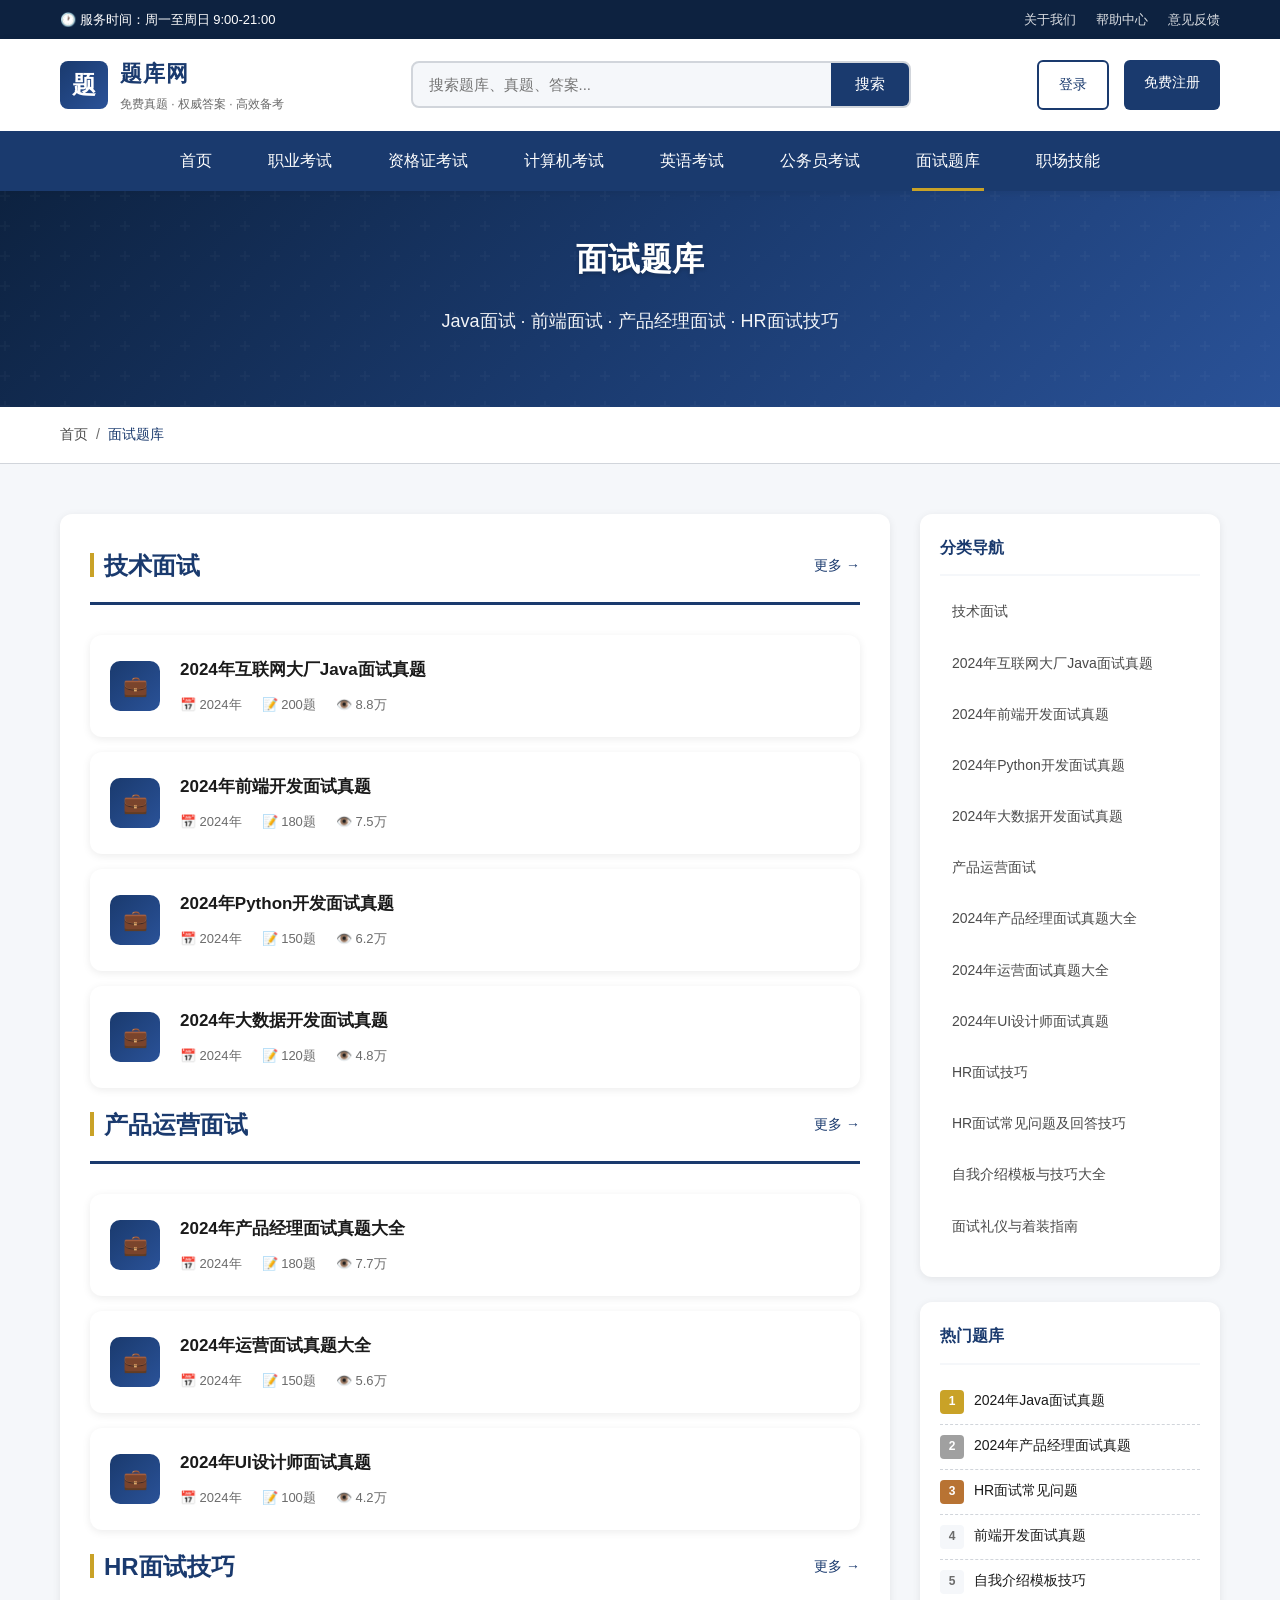
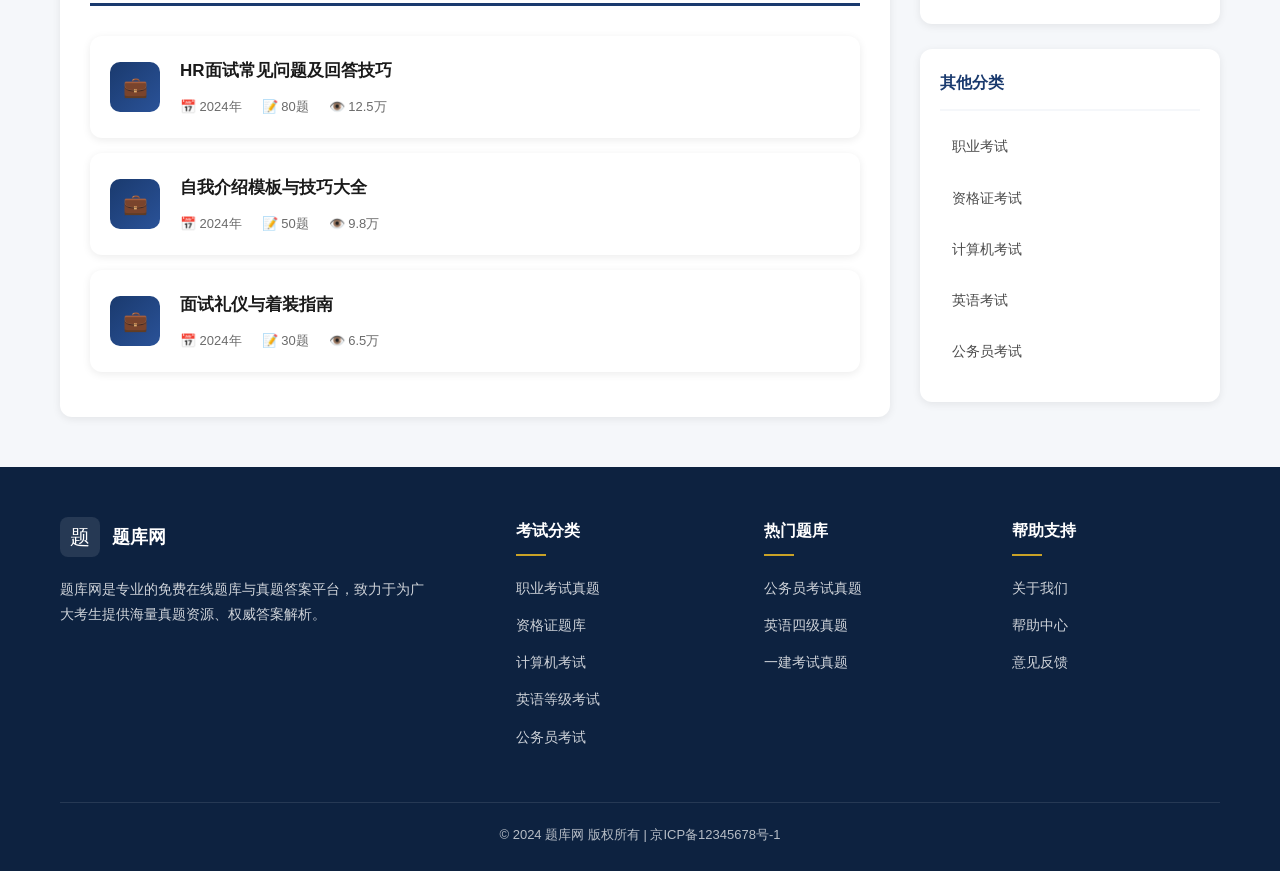
<file: categories/mianshi.html>
<!DOCTYPE html>
<html lang="zh-CN">
<head>
    <meta charset="UTF-8">
    <meta name="viewport" content="width=device-width, initial-scale=1.0">
    <meta name="description" content="面试题库 - 提供Java面试、前端面试、产品经理面试、HR面试等各行业面试真题及答案解析，免费在线学习。">
    <meta name="keywords" content="面试真题,Java面试题,前端面试题,产品经理面试,HR面试技巧">
    <meta name="robots" content="index, follow">
    <link rel="canonical" href="https://flixplay.eu.cc/categories/mianshi.html">
    <title>面试题库 - Java面试_前端面试_产品经理面试真题 | 题库网</title>
    <link rel="stylesheet" href="../css/style.css">
</head>
<body>
    <div class="top-bar">
        <div class="container">
            <div class="top-bar-left">
                <span>🕐 服务时间：周一至周日 9:00-21:00</span>
            </div>
            <div class="top-bar-right">
                <a href="#">关于我们</a>
                <a href="#">帮助中心</a>
                <a href="#">意见反馈</a>
            </div>
        </div>
    </div>

    <header>
        <div class="header-main">
            <div class="container">
                <a href="/" class="logo">
                    <div class="logo-icon">题</div>
                    <div class="logo-text">
                        <span class="site-name">题库网</span>
                        <span class="site-slogan">免费真题 · 权威答案 · 高效备考</span>
                    </div>
                </a>
                <div class="search-box">
                    <form action="search.html" method="GET">
                        <input type="text" name="q" placeholder="搜索题库、真题、答案..." autocomplete="off">
                        <button type="submit">搜索</button>
                    </form>
                </div>
                <div class="header-actions">
                    <a href="#" class="btn-outline">登录</a>
                    <a href="#" class="btn-primary">免费注册</a>
                </div>
                <button class="mobile-menu-btn" aria-label="菜单">
                    <span></span><span></span><span></span>
                </button>
            </div>
        </div>
        <nav>
            <div class="container">
                <ul class="main-nav">
                    <li><a href="/">首页</a></li>
                    <li><a href="zhiye.html">职业考试</a></li>
                    <li><a href="zige.html">资格证考试</a></li>
                    <li><a href="computer.html">计算机考试</a></li>
                    <li><a href="english.html">英语考试</a></li>
                    <li><a href="gongkao.html">公务员考试</a></li>
                    <li class="active"><a href="mianshi.html">面试题库</a></li>
                    <li><a href="zhichang.html">职场技能</a></li>
                </ul>
            </div>
        </nav>
    </header>

    <section class="banner" style="padding: 40px 0;">
        <div class="container">
            <div class="banner-content">
                <h1 style="font-size: 32px;">面试题库</h1>
                <p>Java面试 · 前端面试 · 产品经理面试 · HR面试技巧</p>
            </div>
        </div>
    </section>

    <div class="breadcrumb">
        <div class="container">
            <ul class="breadcrumb-list">
                <li><a href="/">首页</a></li>
                <li>面试题库</li>
            </ul>
        </div>
    </div>

    <main class="section">
        <div class="container">
            <div class="main-content">
                <div class="content-area">
                    <div class="section-header" style="margin-top: 0;">
                        <h2 class="section-title">技术面试</h2>
                        <a href="#" class="section-more">更多 →</a>
                    </div>
                    <div class="list-container">
                        <a href="../detail.html?id=11" class="list-item">
                            <div class="list-icon">💼</div>
                            <div class="list-content">
                                <h3>2024年互联网大厂Java面试真题</h3>
                                <div class="list-meta">
                                    <span>📅 2024年</span>
                                    <span>📝 200题</span>
                                    <span>👁️ 8.8万</span>
                                </div>
                            </div>
                        </a>
                        <a href="#" class="list-item">
                            <div class="list-icon">💼</div>
                            <div class="list-content">
                                <h3>2024年前端开发面试真题</h3>
                                <div class="list-meta">
                                    <span>📅 2024年</span>
                                    <span>📝 180题</span>
                                    <span>👁️ 7.5万</span>
                                </div>
                            </div>
                        </a>
                        <a href="#" class="list-item">
                            <div class="list-icon">💼</div>
                            <div class="list-content">
                                <h3>2024年Python开发面试真题</h3>
                                <div class="list-meta">
                                    <span>📅 2024年</span>
                                    <span>📝 150题</span>
                                    <span>👁️ 6.2万</span>
                                </div>
                            </div>
                        </a>
                        <a href="#" class="list-item">
                            <div class="list-icon">💼</div>
                            <div class="list-content">
                                <h3>2024年大数据开发面试真题</h3>
                                <div class="list-meta">
                                    <span>📅 2024年</span>
                                    <span>📝 120题</span>
                                    <span>👁️ 4.8万</span>
                                </div>
                            </div>
                        </a>
                    </div>

                    <div class="section-header">
                        <h2 class="section-title">产品运营面试</h2>
                        <a href="#" class="section-more">更多 →</a>
                    </div>
                    <div class="list-container">
                        <a href="../detail.html?id=12" class="list-item">
                            <div class="list-icon">💼</div>
                            <div class="list-content">
                                <h3>2024年产品经理面试真题大全</h3>
                                <div class="list-meta">
                                    <span>📅 2024年</span>
                                    <span>📝 180题</span>
                                    <span>👁️ 7.7万</span>
                                </div>
                            </div>
                        </a>
                        <a href="#" class="list-item">
                            <div class="list-icon">💼</div>
                            <div class="list-content">
                                <h3>2024年运营面试真题大全</h3>
                                <div class="list-meta">
                                    <span>📅 2024年</span>
                                    <span>📝 150题</span>
                                    <span>👁️ 5.6万</span>
                                </div>
                            </div>
                        </a>
                        <a href="#" class="list-item">
                            <div class="list-icon">💼</div>
                            <div class="list-content">
                                <h3>2024年UI设计师面试真题</h3>
                                <div class="list-meta">
                                    <span>📅 2024年</span>
                                    <span>📝 100题</span>
                                    <span>👁️ 4.2万</span>
                                </div>
                            </div>
                        </a>
                    </div>

                    <div class="section-header">
                        <h2 class="section-title">HR面试技巧</h2>
                        <a href="#" class="section-more">更多 →</a>
                    </div>
                    <div class="list-container">
                        <a href="#" class="list-item">
                            <div class="list-icon">💼</div>
                            <div class="list-content">
                                <h3>HR面试常见问题及回答技巧</h3>
                                <div class="list-meta">
                                    <span>📅 2024年</span>
                                    <span>📝 80题</span>
                                    <span>👁️ 12.5万</span>
                                </div>
                            </div>
                        </a>
                        <a href="#" class="list-item">
                            <div class="list-icon">💼</div>
                            <div class="list-content">
                                <h3>自我介绍模板与技巧大全</h3>
                                <div class="list-meta">
                                    <span>📅 2024年</span>
                                    <span>📝 50题</span>
                                    <span>👁️ 9.8万</span>
                                </div>
                            </div>
                        </a>
                        <a href="#" class="list-item">
                            <div class="list-icon">💼</div>
                            <div class="list-content">
                                <h3>面试礼仪与着装指南</h3>
                                <div class="list-meta">
                                    <span>📅 2024年</span>
                                    <span>📝 30题</span>
                                    <span>👁️ 6.5万</span>
                                </div>
                            </div>
                        </a>
                    </div>
                </div>

                <div class="sidebar">
                    <div class="sidebar-widget">
                        <h3 class="widget-title">分类导航</h3>
                        <ul class="toc-list">
                            <li><a href="#jishu">技术面试</a></li>
                            <li><a href="#chanpin">产品运营面试</a></li>
                            <li><a href="#hr">HR面试技巧</a></li>
                        </ul>
                    </div>
                    <div class="sidebar-widget">
                        <h3 class="widget-title">热门题库</h3>
                        <ul class="hot-list">
                            <li><span class="hot-rank">1</span><a href="../detail.html?id=11">2024年Java面试真题</a></li>
                            <li><span class="hot-rank">2</span><a href="../detail.html?id=12">2024年产品经理面试真题</a></li>
                            <li><span class="hot-rank">3</span><a href="#">HR面试常见问题</a></li>
                            <li><span class="hot-rank">4</span><a href="#">前端开发面试真题</a></li>
                            <li><span class="hot-rank">5</span><a href="#">自我介绍模板技巧</a></li>
                        </ul>
                    </div>
                    <div class="sidebar-widget">
                        <h3 class="widget-title">其他分类</h3>
                        <ul class="toc-list">
                            <li><a href="zhiye.html">职业考试</a></li>
                            <li><a href="zige.html">资格证考试</a></li>
                            <li><a href="computer.html">计算机考试</a></li>
                            <li><a href="english.html">英语考试</a></li>
                            <li><a href="gongkao.html">公务员考试</a></li>
                        </ul>
                    </div>
                </div>
            </div>
        </div>
    </main>

    <footer>
        <div class="container">
            <div class="footer-main">
                <div class="footer-brand">
                    <div class="footer-logo">
                        <div class="footer-logo-icon">题</div>
                        <span class="footer-logo-text">题库网</span>
                    </div>
                    <p class="footer-desc">题库网是专业的免费在线题库与真题答案平台，致力于为广大考生提供海量真题资源、权威答案解析。</p>
                </div>
                <div class="footer-column">
                    <h4>考试分类</h4>
                    <ul class="footer-links">
                        <li><a href="zhiye.html">职业考试真题</a></li>
                        <li><a href="zige.html">资格证题库</a></li>
                        <li><a href="computer.html">计算机考试</a></li>
                        <li><a href="english.html">英语等级考试</a></li>
                        <li><a href="gongkao.html">公务员考试</a></li>
                    </ul>
                </div>
                <div class="footer-column">
                    <h4>热门题库</h4>
                    <ul class="footer-links">
                        <li><a href="../detail.html?id=9">公务员考试真题</a></li>
                        <li><a href="../detail.html?id=7">英语四级真题</a></li>
                        <li><a href="../detail.html?id=1">一建考试真题</a></li>
                    </ul>
                </div>
                <div class="footer-column">
                    <h4>帮助支持</h4>
                    <ul class="footer-links">
                        <li><a href="#">关于我们</a></li>
                        <li><a href="#">帮助中心</a></li>
                        <li><a href="#">意见反馈</a></li>
                    </ul>
                </div>
            </div>
            <div class="footer-bottom">
                <p>© 2024 题库网 版权所有 | 京ICP备12345678号-1</p>
            </div>
        </div>
    </footer>
    <script src="../js/main.js"></script>
</body>
</html>
</file>
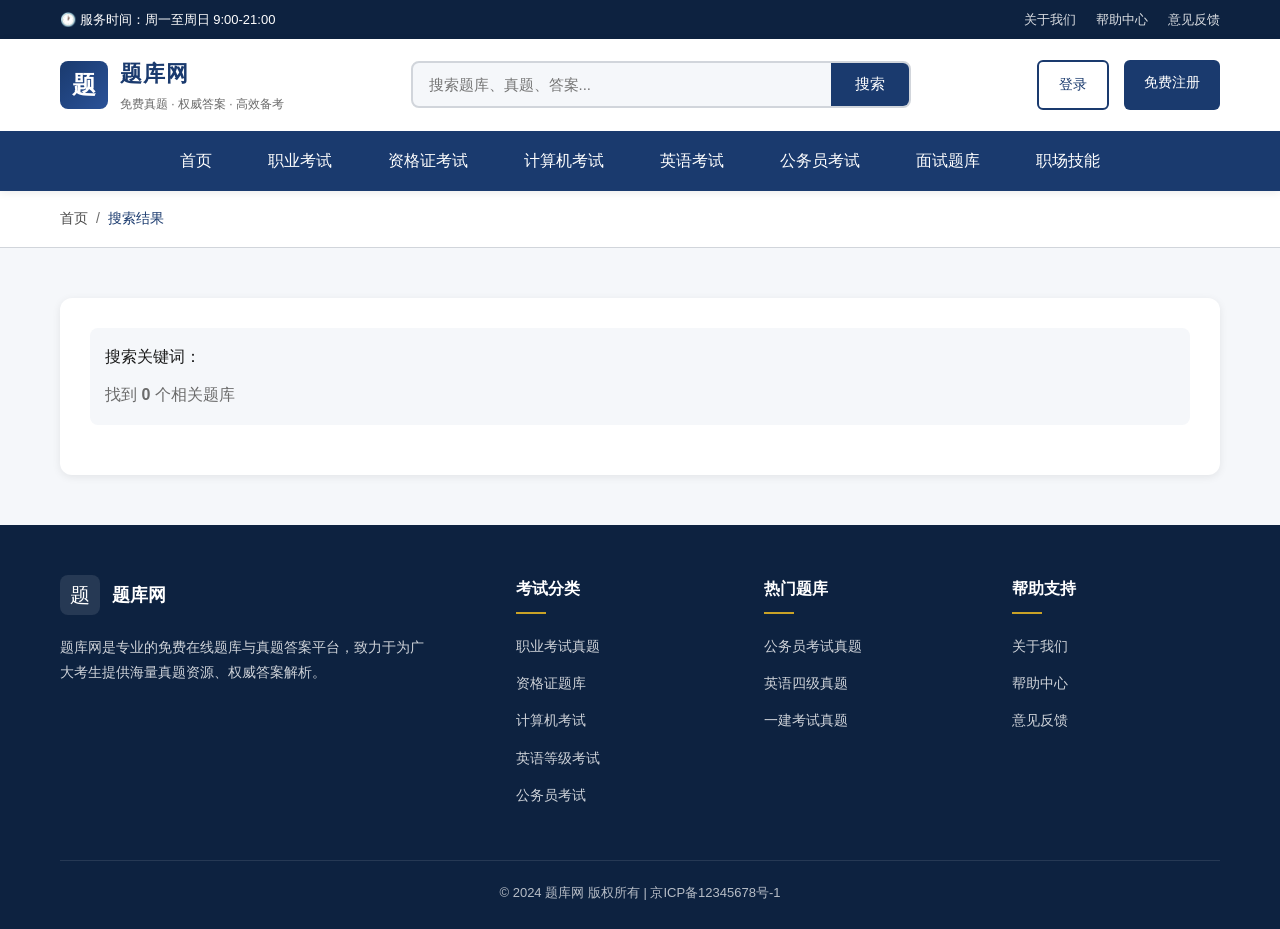
<file: categories/search.html>
<!DOCTYPE html>
<html lang="zh-CN">
<head>
    <meta charset="UTF-8">
    <meta name="viewport" content="width=device-width, initial-scale=1.0">
    <meta name="description" content="搜索题库 - 在题库网搜索您需要的真题、题库、答案，快速找到相关考试资料。">
    <meta name="keywords" content="搜索题库,真题搜索,考试题库搜索">
    <meta name="robots" content="noindex, follow">
    <title>搜索结果 - 题库网</title>
    <link rel="stylesheet" href="../css/style.css">
</head>
<body>
    <div class="top-bar">
        <div class="container">
            <div class="top-bar-left">
                <span>🕐 服务时间：周一至周日 9:00-21:00</span>
            </div>
            <div class="top-bar-right">
                <a href="#">关于我们</a>
                <a href="#">帮助中心</a>
                <a href="#">意见反馈</a>
            </div>
        </div>
    </div>

    <header>
        <div class="header-main">
            <div class="container">
                <a href="/" class="logo">
                    <div class="logo-icon">题</div>
                    <div class="logo-text">
                        <span class="site-name">题库网</span>
                        <span class="site-slogan">免费真题 · 权威答案 · 高效备考</span>
                    </div>
                </a>

                <div class="search-box">
                    <form action="search.html" method="GET">
                        <input type="text" name="q" placeholder="搜索题库、真题、答案..." autocomplete="off" id="searchInput">
                        <button type="submit">搜索</button>
                    </form>
                </div>

                <div class="header-actions">
                    <a href="#" class="btn-outline">登录</a>
                    <a href="#" class="btn-primary">免费注册</a>
                </div>

                <button class="mobile-menu-btn" aria-label="菜单">
                    <span></span>
                    <span></span>
                    <span></span>
                </button>
            </div>
        </div>

        <nav>
            <div class="container">
                <ul class="main-nav">
                    <li><a href="/">首页</a></li>
                    <li><a href="zhiye.html">职业考试</a></li>
                    <li><a href="zige.html">资格证考试</a></li>
                    <li><a href="computer.html">计算机考试</a></li>
                    <li><a href="english.html">英语考试</a></li>
                    <li><a href="gongkao.html">公务员考试</a></li>
                    <li><a href="mianshi.html">面试题库</a></li>
                    <li><a href="zhichang.html">职场技能</a></li>
                </ul>
            </div>
        </nav>
    </header>

    <div class="breadcrumb">
        <div class="container">
            <ul class="breadcrumb-list">
                <li><a href="/">首页</a></li>
                <li>搜索结果</li>
            </ul>
        </div>
    </div>

    <main class="section">
        <div class="container">
            <div class="content-area" style="max-width: 100%;">
                <div class="search-results" id="searchResults">
                    <div class="search-info" style="margin-bottom: 20px; padding: 15px; background: var(--bg-light); border-radius: 8px;">
                        <p style="font-size: 16px;">搜索关键词：<strong id="keywordDisplay"></strong></p>
                        <p style="margin-top: 10px; color: var(--text-light);">找到 <strong id="resultCount">0</strong> 个相关题库</p>
                    </div>
                    <div class="list-container" id="resultsList">
                    </div>
                </div>
            </div>
        </div>
    </main>

    <footer>
        <div class="container">
            <div class="footer-main">
                <div class="footer-brand">
                    <div class="footer-logo">
                        <div class="footer-logo-icon">题</div>
                        <span class="footer-logo-text">题库网</span>
                    </div>
                    <p class="footer-desc">
                        题库网是专业的免费在线题库与真题答案平台，致力于为广大考生提供海量真题资源、权威答案解析。
                    </p>
                </div>
                <div class="footer-column">
                    <h4>考试分类</h4>
                    <ul class="footer-links">
                        <li><a href="zhiye.html">职业考试真题</a></li>
                        <li><a href="zige.html">资格证题库</a></li>
                        <li><a href="computer.html">计算机考试</a></li>
                        <li><a href="english.html">英语等级考试</a></li>
                        <li><a href="gongkao.html">公务员考试</a></li>
                    </ul>
                </div>
                <div class="footer-column">
                    <h4>热门题库</h4>
                    <ul class="footer-links">
                        <li><a href="../detail.html?id=9">公务员考试真题</a></li>
                        <li><a href="../detail.html?id=7">英语四级真题</a></li>
                        <li><a href="../detail.html?id=1">一建考试真题</a></li>
                    </ul>
                </div>
                <div class="footer-column">
                    <h4>帮助支持</h4>
                    <ul class="footer-links">
                        <li><a href="#">关于我们</a></li>
                        <li><a href="#">帮助中心</a></li>
                        <li><a href="#">意见反馈</a></li>
                    </ul>
                </div>
            </div>
            <div class="footer-bottom">
                <p>© 2024 题库网 版权所有 | 京ICP备12345678号-1</p>
            </div>
        </div>
    </footer>

    <script src="../js/main.js"></script>
    <script>
        const exams = [
            { id: 1, title: '2024年一级建造师考试真题及答案', category: '职业考试', year: 2024, views: 125680, questions: 320 },
            { id: 2, title: '2024年二级建造师考试真题解析', category: '职业考试', year: 2024, views: 98520, questions: 280 },
            { id: 3, title: '2024年教师资格证考试真题（小学）', category: '资格证', year: 2024, views: 87650, questions: 150 },
            { id: 4, title: '2024年教师资格证考试真题（中学）', category: '资格证', year: 2024, views: 76890, questions: 150 },
            { id: 5, title: '2024年软考中级程序员真题及答案', category: '计算机考试', year: 2024, views: 65430, questions: 75 },
            { id: 6, title: '2024年软考高级系统分析师真题', category: '计算机考试', year: 2024, views: 54320, questions: 75 },
            { id: 7, title: '2024年英语四级真题及答案解析', category: '英语等级', year: 2024, views: 156780, questions: 120 },
            { id: 8, title: '2024年英语六级真题及答案解析', category: '英语等级', year: 2024, views: 134560, questions: 120 },
            { id: 9, title: '2024年国家公务员考试真题（行测）', category: '公考类', year: 2024, views: 198760, questions: 135 },
            { id: 10, title: '2024年国家公务员考试真题（申论）', category: '公考类', year: 2024, views: 187650, questions: 5 },
            { id: 11, title: '2024年互联网大厂Java面试真题', category: '面试题库', year: 2024, views: 87650, questions: 200 },
            { id: 12, title: '2024年产品经理面试真题大全', category: '面试题库', year: 2024, views: 76540, questions: 180 }
        ];

        function formatNumber(num) {
            if (num >= 10000) {
                return (num / 10000).toFixed(1) + '万';
            }
            return num.toString();
        }

        function getUrlParam(param) {
            const urlParams = new URLSearchParams(window.location.search);
            return urlParams.get(param);
        }

        function search(keyword) {
            if (!keyword) return [];
            const lowerKeyword = keyword.toLowerCase();
            return exams.filter(exam => 
                exam.title.toLowerCase().includes(lowerKeyword) ||
                exam.category.toLowerCase().includes(lowerKeyword)
            );
        }

        function renderResults(results, keyword) {
            document.getElementById('keywordDisplay').textContent = keyword;
            document.getElementById('resultCount').textContent = results.length;

            const container = document.getElementById('resultsList');

            if (results.length === 0) {
                container.innerHTML = `
                    <div style="text-align: center; padding: 60px 20px;">
                        <p style="font-size: 18px; color: var(--text-gray); margin-bottom: 20px;">未找到与"${keyword}"相关的题库</p>
                        <p style="color: var(--text-light);">建议：</p>
                        <ul style="color: var(--text-light); margin-top: 10px; line-height: 2;">
                            <li>检查输入的关键词是否正确</li>
                            <li>尝试使用其他关键词搜索</li>
                            <li>浏览分类查找相关题库</li>
                        </ul>
                    </div>
                `;
                return;
            }

            container.innerHTML = results.map(exam => `
                <a href="../detail.html?id=${exam.id}" class="list-item">
                    <div class="list-icon">📄</div>
                    <div class="list-content">
                        <h3>${exam.title}</h3>
                        <div class="list-meta">
                            <span>📅 ${exam.year}年</span>
                            <span>📝 ${exam.questions}题</span>
                            <span>🏷️ ${exam.category}</span>
                        </div>
                    </div>
                    <div class="list-stats">
                        <span>👁️ ${formatNumber(exam.views)}</span>
                    </div>
                </a>
            `).join('');
        }

        document.addEventListener('DOMContentLoaded', function() {
            const keyword = getUrlParam('q');
            if (keyword) {
                document.getElementById('searchInput').value = keyword;
                const results = search(keyword);
                renderResults(results, keyword);
            }
        });
    </script>
</body>
</html>
</file>
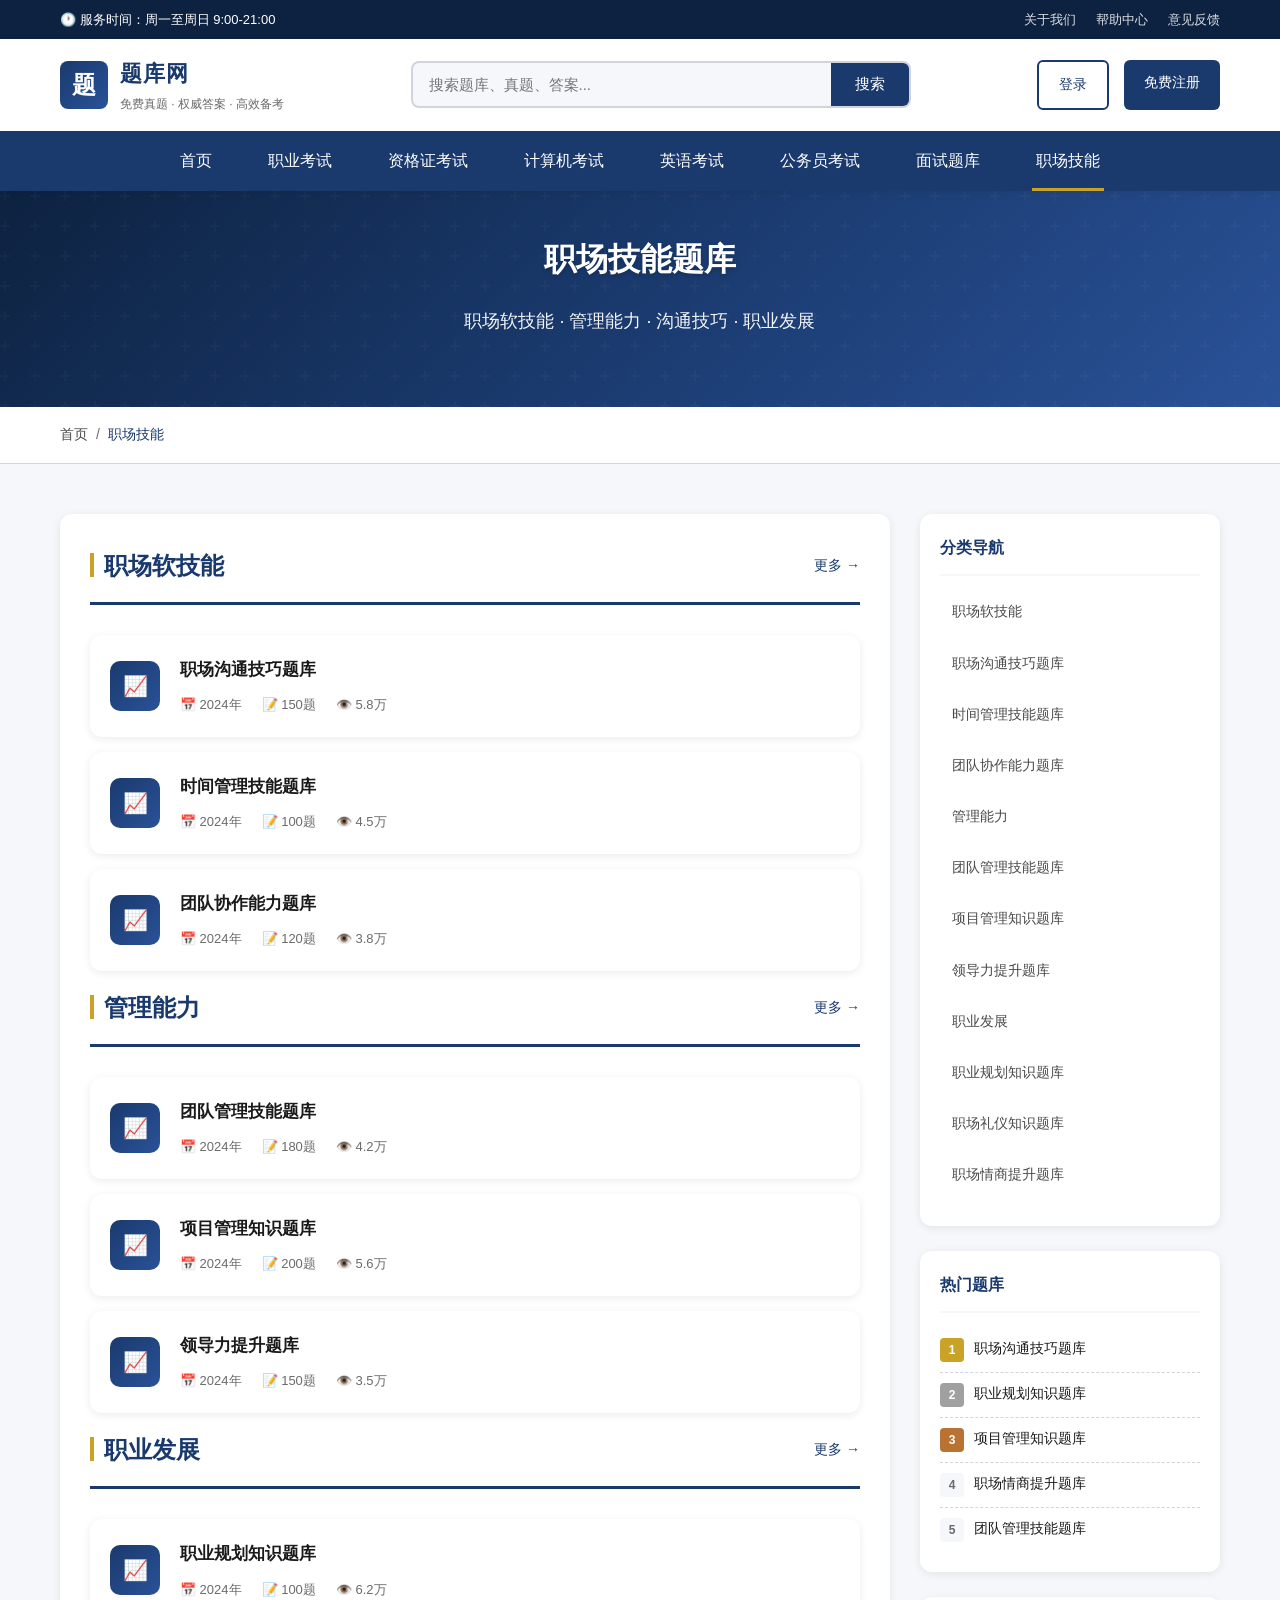
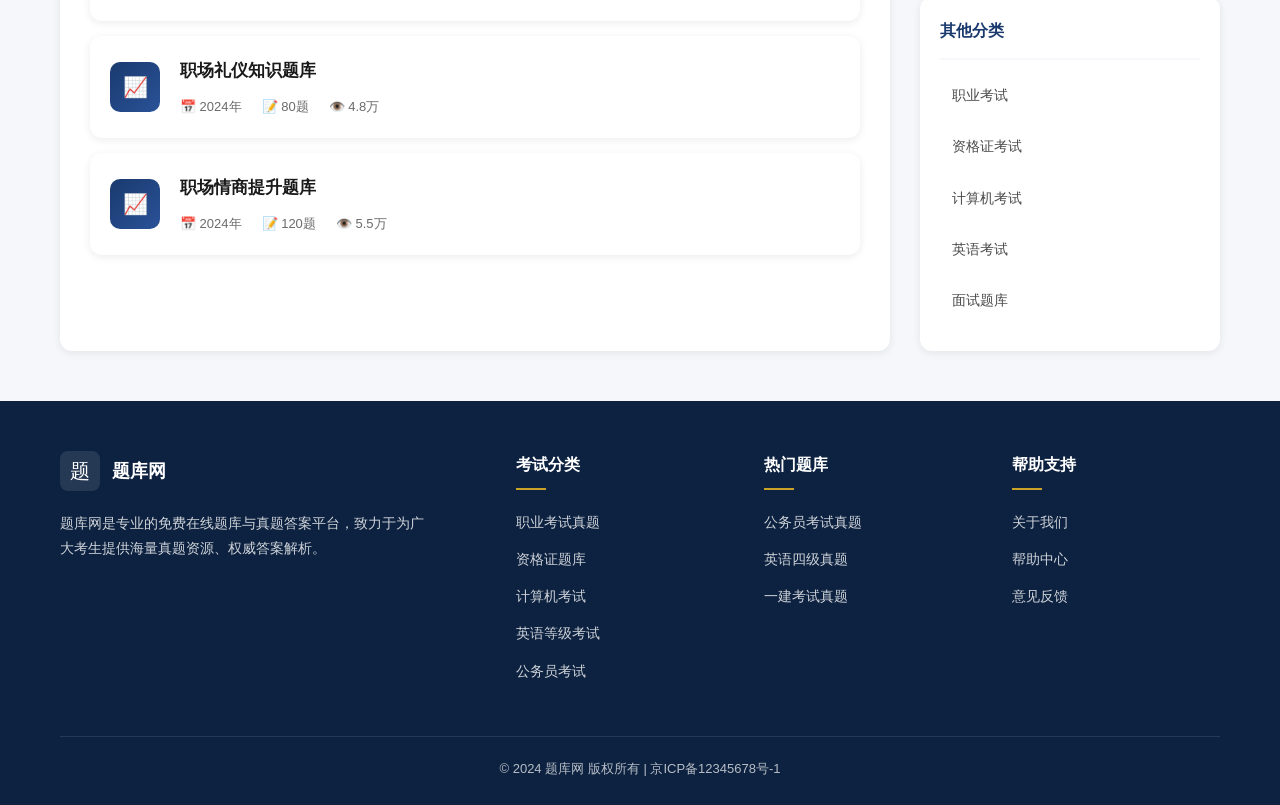
<file: categories/zhichang.html>
<!DOCTYPE html>
<html lang="zh-CN">
<head>
    <meta charset="UTF-8">
    <meta name="viewport" content="width=device-width, initial-scale=1.0">
    <meta name="description" content="职场技能题库 - 提供职场软技能、管理能力、沟通技巧、职业发展等题库资源，助力职场人士提升综合能力。">
    <meta name="keywords" content="职场技能,软技能,管理能力,沟通技巧,职业发展,职场培训">
    <meta name="robots" content="index, follow">
    <link rel="canonical" href="https://flixplay.eu.cc/categories/zhichang.html">
    <title>职场技能题库 - 软技能_管理能力_沟通技巧培训 | 题库网</title>
    <link rel="stylesheet" href="../css/style.css">
</head>
<body>
    <div class="top-bar">
        <div class="container">
            <div class="top-bar-left">
                <span>🕐 服务时间：周一至周日 9:00-21:00</span>
            </div>
            <div class="top-bar-right">
                <a href="#">关于我们</a>
                <a href="#">帮助中心</a>
                <a href="#">意见反馈</a>
            </div>
        </div>
    </div>

    <header>
        <div class="header-main">
            <div class="container">
                <a href="/" class="logo">
                    <div class="logo-icon">题</div>
                    <div class="logo-text">
                        <span class="site-name">题库网</span>
                        <span class="site-slogan">免费真题 · 权威答案 · 高效备考</span>
                    </div>
                </a>
                <div class="search-box">
                    <form action="search.html" method="GET">
                        <input type="text" name="q" placeholder="搜索题库、真题、答案..." autocomplete="off">
                        <button type="submit">搜索</button>
                    </form>
                </div>
                <div class="header-actions">
                    <a href="#" class="btn-outline">登录</a>
                    <a href="#" class="btn-primary">免费注册</a>
                </div>
                <button class="mobile-menu-btn" aria-label="菜单">
                    <span></span><span></span><span></span>
                </button>
            </div>
        </div>
        <nav>
            <div class="container">
                <ul class="main-nav">
                    <li><a href="/">首页</a></li>
                    <li><a href="zhiye.html">职业考试</a></li>
                    <li><a href="zige.html">资格证考试</a></li>
                    <li><a href="computer.html">计算机考试</a></li>
                    <li><a href="english.html">英语考试</a></li>
                    <li><a href="gongkao.html">公务员考试</a></li>
                    <li><a href="mianshi.html">面试题库</a></li>
                    <li class="active"><a href="zhichang.html">职场技能</a></li>
                </ul>
            </div>
        </nav>
    </header>

    <section class="banner" style="padding: 40px 0;">
        <div class="container">
            <div class="banner-content">
                <h1 style="font-size: 32px;">职场技能题库</h1>
                <p>职场软技能 · 管理能力 · 沟通技巧 · 职业发展</p>
            </div>
        </div>
    </section>

    <div class="breadcrumb">
        <div class="container">
            <ul class="breadcrumb-list">
                <li><a href="/">首页</a></li>
                <li>职场技能</li>
            </ul>
        </div>
    </div>

    <main class="section">
        <div class="container">
            <div class="main-content">
                <div class="content-area">
                    <div class="section-header" style="margin-top: 0;">
                        <h2 class="section-title">职场软技能</h2>
                        <a href="#" class="section-more">更多 →</a>
                    </div>
                    <div class="list-container">
                        <a href="#" class="list-item">
                            <div class="list-icon">📈</div>
                            <div class="list-content">
                                <h3>职场沟通技巧题库</h3>
                                <div class="list-meta">
                                    <span>📅 2024年</span>
                                    <span>📝 150题</span>
                                    <span>👁️ 5.8万</span>
                                </div>
                            </div>
                        </a>
                        <a href="#" class="list-item">
                            <div class="list-icon">📈</div>
                            <div class="list-content">
                                <h3>时间管理技能题库</h3>
                                <div class="list-meta">
                                    <span>📅 2024年</span>
                                    <span>📝 100题</span>
                                    <span>👁️ 4.5万</span>
                                </div>
                            </div>
                        </a>
                        <a href="#" class="list-item">
                            <div class="list-icon">📈</div>
                            <div class="list-content">
                                <h3>团队协作能力题库</h3>
                                <div class="list-meta">
                                    <span>📅 2024年</span>
                                    <span>📝 120题</span>
                                    <span>👁️ 3.8万</span>
                                </div>
                            </div>
                        </a>
                    </div>

                    <div class="section-header">
                        <h2 class="section-title">管理能力</h2>
                        <a href="#" class="section-more">更多 →</a>
                    </div>
                    <div class="list-container">
                        <a href="#" class="list-item">
                            <div class="list-icon">📈</div>
                            <div class="list-content">
                                <h3>团队管理技能题库</h3>
                                <div class="list-meta">
                                    <span>📅 2024年</span>
                                    <span>📝 180题</span>
                                    <span>👁️ 4.2万</span>
                                </div>
                            </div>
                        </a>
                        <a href="#" class="list-item">
                            <div class="list-icon">📈</div>
                            <div class="list-content">
                                <h3>项目管理知识题库</h3>
                                <div class="list-meta">
                                    <span>📅 2024年</span>
                                    <span>📝 200题</span>
                                    <span>👁️ 5.6万</span>
                                </div>
                            </div>
                        </a>
                        <a href="#" class="list-item">
                            <div class="list-icon">📈</div>
                            <div class="list-content">
                                <h3>领导力提升题库</h3>
                                <div class="list-meta">
                                    <span>📅 2024年</span>
                                    <span>📝 150题</span>
                                    <span>👁️ 3.5万</span>
                                </div>
                            </div>
                        </a>
                    </div>

                    <div class="section-header">
                        <h2 class="section-title">职业发展</h2>
                        <a href="#" class="section-more">更多 →</a>
                    </div>
                    <div class="list-container">
                        <a href="#" class="list-item">
                            <div class="list-icon">📈</div>
                            <div class="list-content">
                                <h3>职业规划知识题库</h3>
                                <div class="list-meta">
                                    <span>📅 2024年</span>
                                    <span>📝 100题</span>
                                    <span>👁️ 6.2万</span>
                                </div>
                            </div>
                        </a>
                        <a href="#" class="list-item">
                            <div class="list-icon">📈</div>
                            <div class="list-content">
                                <h3>职场礼仪知识题库</h3>
                                <div class="list-meta">
                                    <span>📅 2024年</span>
                                    <span>📝 80题</span>
                                    <span>👁️ 4.8万</span>
                                </div>
                            </div>
                        </a>
                        <a href="#" class="list-item">
                            <div class="list-icon">📈</div>
                            <div class="list-content">
                                <h3>职场情商提升题库</h3>
                                <div class="list-meta">
                                    <span>📅 2024年</span>
                                    <span>📝 120题</span>
                                    <span>👁️ 5.5万</span>
                                </div>
                            </div>
                        </a>
                    </div>
                </div>

                <div class="sidebar">
                    <div class="sidebar-widget">
                        <h3 class="widget-title">分类导航</h3>
                        <ul class="toc-list">
                            <li><a href="#ruanjineng">职场软技能</a></li>
                            <li><a href="#guanli">管理能力</a></li>
                            <li><a href="#fazhan">职业发展</a></li>
                        </ul>
                    </div>
                    <div class="sidebar-widget">
                        <h3 class="widget-title">热门题库</h3>
                        <ul class="hot-list">
                            <li><span class="hot-rank">1</span><a href="#">职场沟通技巧题库</a></li>
                            <li><span class="hot-rank">2</span><a href="#">职业规划知识题库</a></li>
                            <li><span class="hot-rank">3</span><a href="#">项目管理知识题库</a></li>
                            <li><span class="hot-rank">4</span><a href="#">职场情商提升题库</a></li>
                            <li><span class="hot-rank">5</span><a href="#">团队管理技能题库</a></li>
                        </ul>
                    </div>
                    <div class="sidebar-widget">
                        <h3 class="widget-title">其他分类</h3>
                        <ul class="toc-list">
                            <li><a href="zhiye.html">职业考试</a></li>
                            <li><a href="zige.html">资格证考试</a></li>
                            <li><a href="computer.html">计算机考试</a></li>
                            <li><a href="english.html">英语考试</a></li>
                            <li><a href="mianshi.html">面试题库</a></li>
                        </ul>
                    </div>
                </div>
            </div>
        </div>
    </main>

    <footer>
        <div class="container">
            <div class="footer-main">
                <div class="footer-brand">
                    <div class="footer-logo">
                        <div class="footer-logo-icon">题</div>
                        <span class="footer-logo-text">题库网</span>
                    </div>
                    <p class="footer-desc">题库网是专业的免费在线题库与真题答案平台，致力于为广大考生提供海量真题资源、权威答案解析。</p>
                </div>
                <div class="footer-column">
                    <h4>考试分类</h4>
                    <ul class="footer-links">
                        <li><a href="zhiye.html">职业考试真题</a></li>
                        <li><a href="zige.html">资格证题库</a></li>
                        <li><a href="computer.html">计算机考试</a></li>
                        <li><a href="english.html">英语等级考试</a></li>
                        <li><a href="gongkao.html">公务员考试</a></li>
                    </ul>
                </div>
                <div class="footer-column">
                    <h4>热门题库</h4>
                    <ul class="footer-links">
                        <li><a href="../detail.html?id=9">公务员考试真题</a></li>
                        <li><a href="../detail.html?id=7">英语四级真题</a></li>
                        <li><a href="../detail.html?id=1">一建考试真题</a></li>
                    </ul>
                </div>
                <div class="footer-column">
                    <h4>帮助支持</h4>
                    <ul class="footer-links">
                        <li><a href="#">关于我们</a></li>
                        <li><a href="#">帮助中心</a></li>
                        <li><a href="#">意见反馈</a></li>
                    </ul>
                </div>
            </div>
            <div class="footer-bottom">
                <p>© 2024 题库网 版权所有 | 京ICP备12345678号-1</p>
            </div>
        </div>
    </footer>
    <script src="../js/main.js"></script>
</body>
</html>
</file>
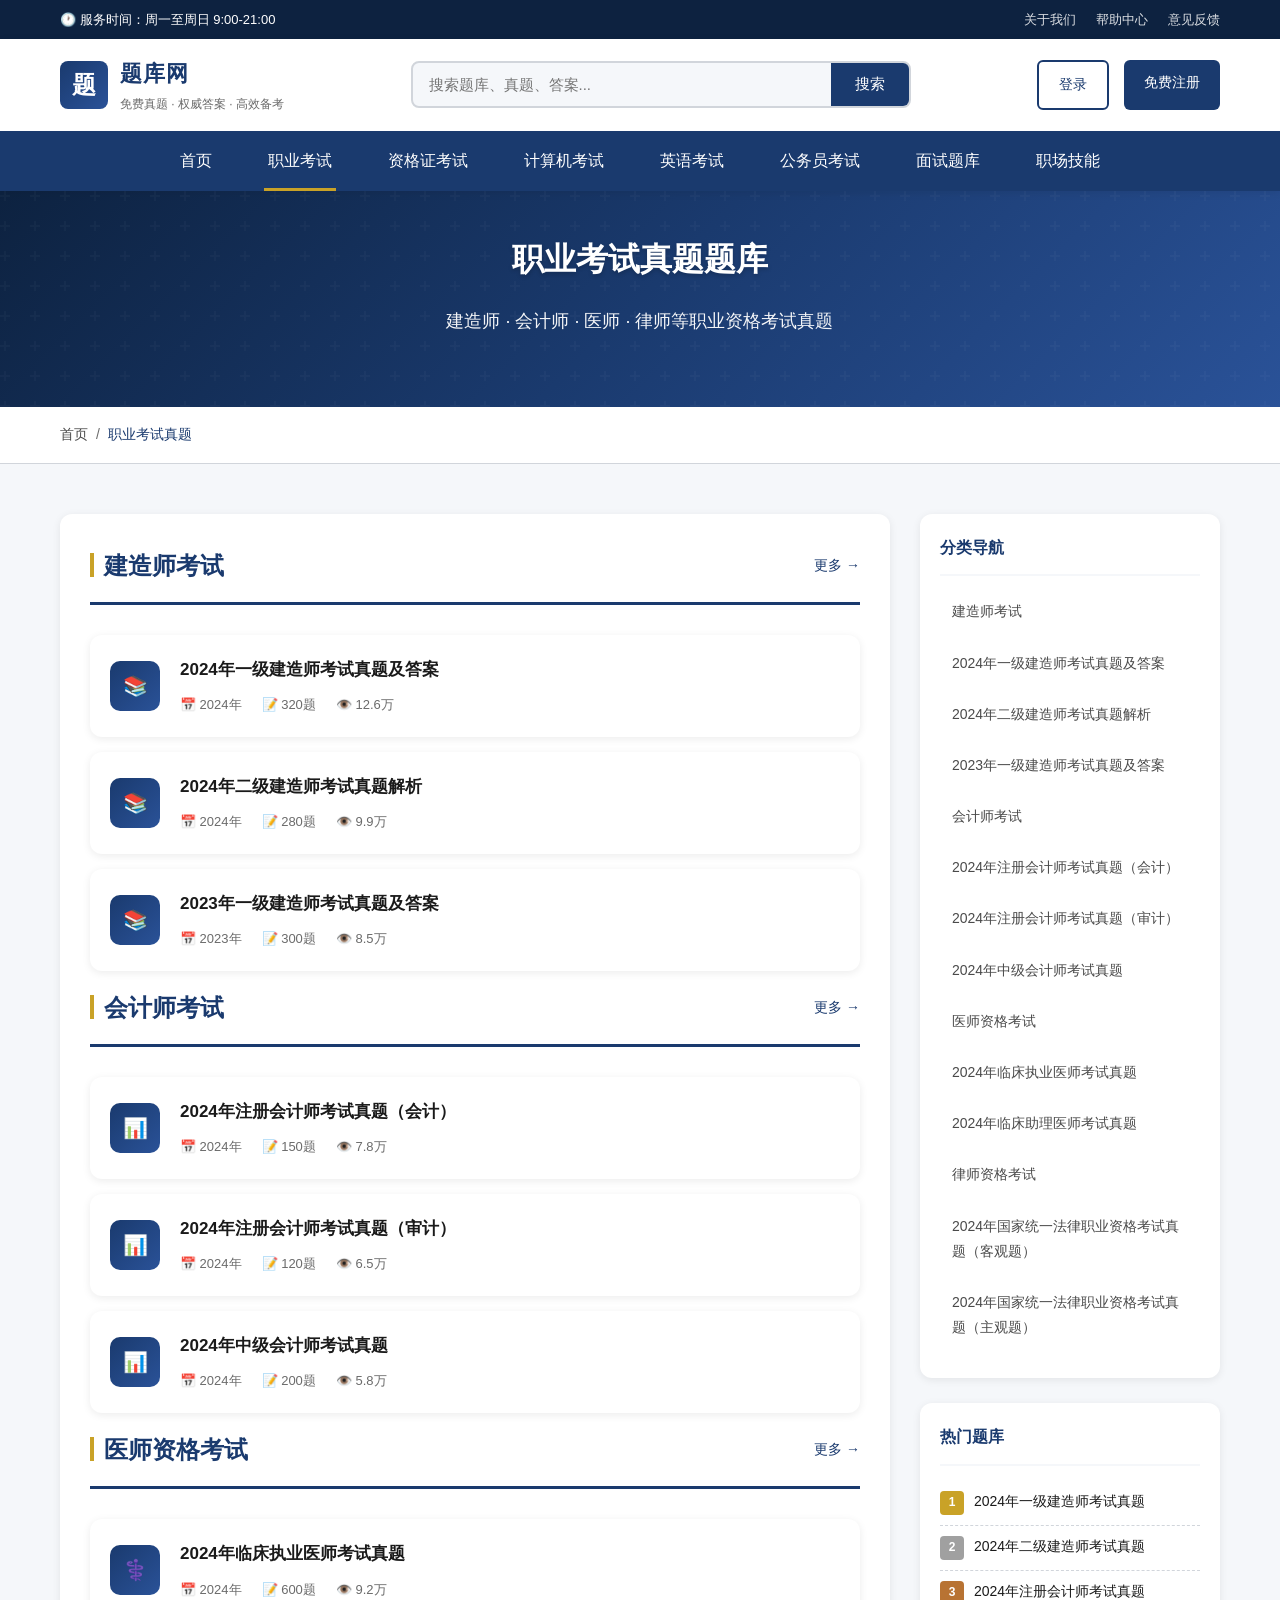
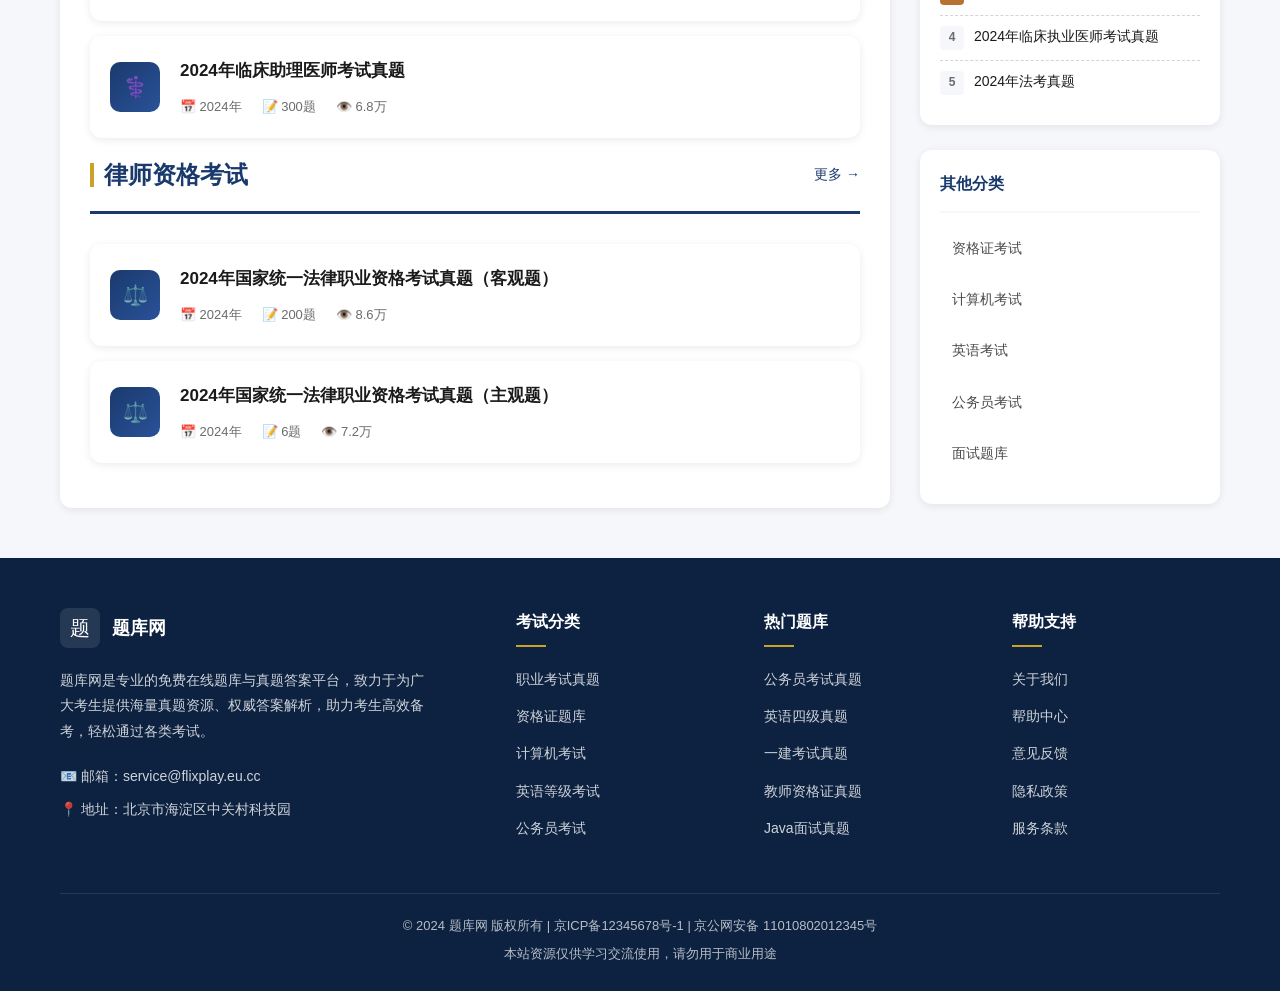
<file: categories/zhiye.html>
<!DOCTYPE html>
<html lang="zh-CN">
<head>
    <meta charset="UTF-8">
    <meta name="viewport" content="width=device-width, initial-scale=1.0">
    <meta name="description" content="职业考试真题题库 - 提供建造师、会计师、医师、律师等职业资格考试真题及答案解析，免费在线刷题，助力职业资格考试备考。">
    <meta name="keywords" content="职业考试真题,建造师真题,会计师真题,医师资格考试真题,律师资格考试,职业资格证考试">
    <meta name="robots" content="index, follow">
    <link rel="canonical" href="https://flixplay.eu.cc/categories/zhiye.html">
    <title>职业考试真题题库 - 建造师_会计师_医师_律师考试真题 | 题库网</title>
    <link rel="stylesheet" href="../css/style.css">
</head>
<body>
    <div class="top-bar">
        <div class="container">
            <div class="top-bar-left">
                <span>🕐 服务时间：周一至周日 9:00-21:00</span>
            </div>
            <div class="top-bar-right">
                <a href="#">关于我们</a>
                <a href="#">帮助中心</a>
                <a href="#">意见反馈</a>
            </div>
        </div>
    </div>

    <header>
        <div class="header-main">
            <div class="container">
                <a href="/" class="logo">
                    <div class="logo-icon">题</div>
                    <div class="logo-text">
                        <span class="site-name">题库网</span>
                        <span class="site-slogan">免费真题 · 权威答案 · 高效备考</span>
                    </div>
                </a>

                <div class="search-box">
                    <form action="search.html" method="GET">
                        <input type="text" name="q" placeholder="搜索题库、真题、答案..." autocomplete="off">
                        <button type="submit">搜索</button>
                    </form>
                </div>

                <div class="header-actions">
                    <a href="#" class="btn-outline">登录</a>
                    <a href="#" class="btn-primary">免费注册</a>
                </div>

                <button class="mobile-menu-btn" aria-label="菜单">
                    <span></span>
                    <span></span>
                    <span></span>
                </button>
            </div>
        </div>

        <nav>
            <div class="container">
                <ul class="main-nav">
                    <li><a href="/">首页</a></li>
                    <li class="active">
                        <a href="zhiye.html">职业考试</a>
                        <div class="dropdown">
                            <a href="zhiye.html#jianzao">建造师考试</a>
                            <a href="zhiye.html#kuaiji">会计师考试</a>
                            <a href="zhiye.html#yishi">医师资格考试</a>
                            <a href="zhiye.html#lvshi">律师资格考试</a>
                        </div>
                    </li>
                    <li>
                        <a href="zige.html">资格证考试</a>
                        <div class="dropdown">
                            <a href="zige.html#jiaoshi">教师资格证</a>
                            <a href="zige.html#hushi">护士资格证</a>
                            <a href="zige.html#xinli">心理咨询师</a>
                        </div>
                    </li>
                    <li>
                        <a href="computer.html">计算机考试</a>
                        <div class="dropdown">
                            <a href="computer.html#ruankao">软考</a>
                            <a href="computer.html#dengji">计算机等级考试</a>
                            <a href="computer.html#renzheng">认证考试</a>
                        </div>
                    </li>
                    <li>
                        <a href="english.html">英语考试</a>
                        <div class="dropdown">
                            <a href="english.html#cet">四六级考试</a>
                            <a href="english.html#ielts">雅思考试</a>
                            <a href="english.html#toefl">托福考试</a>
                        </div>
                    </li>
                    <li><a href="gongkao.html">公务员考试</a></li>
                    <li><a href="mianshi.html">面试题库</a></li>
                    <li><a href="zhichang.html">职场技能</a></li>
                </ul>
            </div>
        </nav>
    </header>

    <section class="banner" style="padding: 40px 0;">
        <div class="container">
            <div class="banner-content">
                <h1 style="font-size: 32px;">职业考试真题题库</h1>
                <p>建造师 · 会计师 · 医师 · 律师等职业资格考试真题</p>
            </div>
        </div>
    </section>

    <div class="breadcrumb">
        <div class="container">
            <ul class="breadcrumb-list">
                <li><a href="/">首页</a></li>
                <li>职业考试真题</li>
            </ul>
        </div>
    </div>

    <main class="section">
        <div class="container">
            <div class="main-content">
                <div class="content-area">
                    <div class="section-header" style="margin-top: 0;">
                        <h2 class="section-title">建造师考试</h2>
                        <a href="#" class="section-more">更多 →</a>
                    </div>
                    <div class="list-container">
                        <a href="../detail.html?id=1" class="list-item">
                            <div class="list-icon">📚</div>
                            <div class="list-content">
                                <h3>2024年一级建造师考试真题及答案</h3>
                                <div class="list-meta">
                                    <span>📅 2024年</span>
                                    <span>📝 320题</span>
                                    <span>👁️ 12.6万</span>
                                </div>
                            </div>
                        </a>
                        <a href="../detail.html?id=2" class="list-item">
                            <div class="list-icon">📚</div>
                            <div class="list-content">
                                <h3>2024年二级建造师考试真题解析</h3>
                                <div class="list-meta">
                                    <span>📅 2024年</span>
                                    <span>📝 280题</span>
                                    <span>👁️ 9.9万</span>
                                </div>
                            </div>
                        </a>
                        <a href="#" class="list-item">
                            <div class="list-icon">📚</div>
                            <div class="list-content">
                                <h3>2023年一级建造师考试真题及答案</h3>
                                <div class="list-meta">
                                    <span>📅 2023年</span>
                                    <span>📝 300题</span>
                                    <span>👁️ 8.5万</span>
                                </div>
                            </div>
                        </a>
                    </div>

                    <div class="section-header">
                        <h2 class="section-title">会计师考试</h2>
                        <a href="#" class="section-more">更多 →</a>
                    </div>
                    <div class="list-container">
                        <a href="#" class="list-item">
                            <div class="list-icon">📊</div>
                            <div class="list-content">
                                <h3>2024年注册会计师考试真题（会计）</h3>
                                <div class="list-meta">
                                    <span>📅 2024年</span>
                                    <span>📝 150题</span>
                                    <span>👁️ 7.8万</span>
                                </div>
                            </div>
                        </a>
                        <a href="#" class="list-item">
                            <div class="list-icon">📊</div>
                            <div class="list-content">
                                <h3>2024年注册会计师考试真题（审计）</h3>
                                <div class="list-meta">
                                    <span>📅 2024年</span>
                                    <span>📝 120题</span>
                                    <span>👁️ 6.5万</span>
                                </div>
                            </div>
                        </a>
                        <a href="#" class="list-item">
                            <div class="list-icon">📊</div>
                            <div class="list-content">
                                <h3>2024年中级会计师考试真题</h3>
                                <div class="list-meta">
                                    <span>📅 2024年</span>
                                    <span>📝 200题</span>
                                    <span>👁️ 5.8万</span>
                                </div>
                            </div>
                        </a>
                    </div>

                    <div class="section-header">
                        <h2 class="section-title">医师资格考试</h2>
                        <a href="#" class="section-more">更多 →</a>
                    </div>
                    <div class="list-container">
                        <a href="#" class="list-item">
                            <div class="list-icon">⚕️</div>
                            <div class="list-content">
                                <h3>2024年临床执业医师考试真题</h3>
                                <div class="list-meta">
                                    <span>📅 2024年</span>
                                    <span>📝 600题</span>
                                    <span>👁️ 9.2万</span>
                                </div>
                            </div>
                        </a>
                        <a href="#" class="list-item">
                            <div class="list-icon">⚕️</div>
                            <div class="list-content">
                                <h3>2024年临床助理医师考试真题</h3>
                                <div class="list-meta">
                                    <span>📅 2024年</span>
                                    <span>📝 300题</span>
                                    <span>👁️ 6.8万</span>
                                </div>
                            </div>
                        </a>
                    </div>

                    <div class="section-header">
                        <h2 class="section-title">律师资格考试</h2>
                        <a href="#" class="section-more">更多 →</a>
                    </div>
                    <div class="list-container">
                        <a href="#" class="list-item">
                            <div class="list-icon">⚖️</div>
                            <div class="list-content">
                                <h3>2024年国家统一法律职业资格考试真题（客观题）</h3>
                                <div class="list-meta">
                                    <span>📅 2024年</span>
                                    <span>📝 200题</span>
                                    <span>👁️ 8.6万</span>
                                </div>
                            </div>
                        </a>
                        <a href="#" class="list-item">
                            <div class="list-icon">⚖️</div>
                            <div class="list-content">
                                <h3>2024年国家统一法律职业资格考试真题（主观题）</h3>
                                <div class="list-meta">
                                    <span>📅 2024年</span>
                                    <span>📝 6题</span>
                                    <span>👁️ 7.2万</span>
                                </div>
                            </div>
                        </a>
                    </div>
                </div>

                <div class="sidebar">
                    <div class="sidebar-widget">
                        <h3 class="widget-title">分类导航</h3>
                        <ul class="toc-list">
                            <li><a href="#jianzao">建造师考试</a></li>
                            <li><a href="#kuaiji">会计师考试</a></li>
                            <li><a href="#yishi">医师资格考试</a></li>
                            <li><a href="#lvshi">律师资格考试</a></li>
                        </ul>
                    </div>

                    <div class="sidebar-widget">
                        <h3 class="widget-title">热门题库</h3>
                        <ul class="hot-list">
                            <li>
                                <span class="hot-rank">1</span>
                                <a href="../detail.html?id=1">2024年一级建造师考试真题</a>
                            </li>
                            <li>
                                <span class="hot-rank">2</span>
                                <a href="../detail.html?id=2">2024年二级建造师考试真题</a>
                            </li>
                            <li>
                                <span class="hot-rank">3</span>
                                <a href="#">2024年注册会计师考试真题</a>
                            </li>
                            <li>
                                <span class="hot-rank">4</span>
                                <a href="#">2024年临床执业医师考试真题</a>
                            </li>
                            <li>
                                <span class="hot-rank">5</span>
                                <a href="#">2024年法考真题</a>
                            </li>
                        </ul>
                    </div>

                    <div class="sidebar-widget">
                        <h3 class="widget-title">其他分类</h3>
                        <ul class="toc-list">
                            <li><a href="zige.html">资格证考试</a></li>
                            <li><a href="computer.html">计算机考试</a></li>
                            <li><a href="english.html">英语考试</a></li>
                            <li><a href="gongkao.html">公务员考试</a></li>
                            <li><a href="mianshi.html">面试题库</a></li>
                        </ul>
                    </div>
                </div>
            </div>
        </div>
    </main>

    <footer>
        <div class="container">
            <div class="footer-main">
                <div class="footer-brand">
                    <div class="footer-logo">
                        <div class="footer-logo-icon">题</div>
                        <span class="footer-logo-text">题库网</span>
                    </div>
                    <p class="footer-desc">
                        题库网是专业的免费在线题库与真题答案平台，致力于为广大考生提供海量真题资源、权威答案解析，助力考生高效备考，轻松通过各类考试。
                    </p>
                    <div class="footer-contact">
                        <p>📧 邮箱：service@flixplay.eu.cc</p>
                        <p>📍 地址：北京市海淀区中关村科技园</p>
                    </div>
                </div>
                <div class="footer-column">
                    <h4>考试分类</h4>
                    <ul class="footer-links">
                        <li><a href="zhiye.html">职业考试真题</a></li>
                        <li><a href="zige.html">资格证题库</a></li>
                        <li><a href="computer.html">计算机考试</a></li>
                        <li><a href="english.html">英语等级考试</a></li>
                        <li><a href="gongkao.html">公务员考试</a></li>
                    </ul>
                </div>
                <div class="footer-column">
                    <h4>热门题库</h4>
                    <ul class="footer-links">
                        <li><a href="../detail.html?id=9">公务员考试真题</a></li>
                        <li><a href="../detail.html?id=7">英语四级真题</a></li>
                        <li><a href="../detail.html?id=1">一建考试真题</a></li>
                        <li><a href="../detail.html?id=3">教师资格证真题</a></li>
                        <li><a href="../detail.html?id=11">Java面试真题</a></li>
                    </ul>
                </div>
                <div class="footer-column">
                    <h4>帮助支持</h4>
                    <ul class="footer-links">
                        <li><a href="#">关于我们</a></li>
                        <li><a href="#">帮助中心</a></li>
                        <li><a href="#">意见反馈</a></li>
                        <li><a href="#">隐私政策</a></li>
                        <li><a href="#">服务条款</a></li>
                    </ul>
                </div>
            </div>
            <div class="footer-bottom">
                <p>© 2024 题库网 版权所有 | 京ICP备12345678号-1 | 京公网安备 11010802012345号</p>
                <p>本站资源仅供学习交流使用，请勿用于商业用途</p>
            </div>
        </div>
    </footer>

    <script src="../js/main.js"></script>
</body>
</html>
</file>
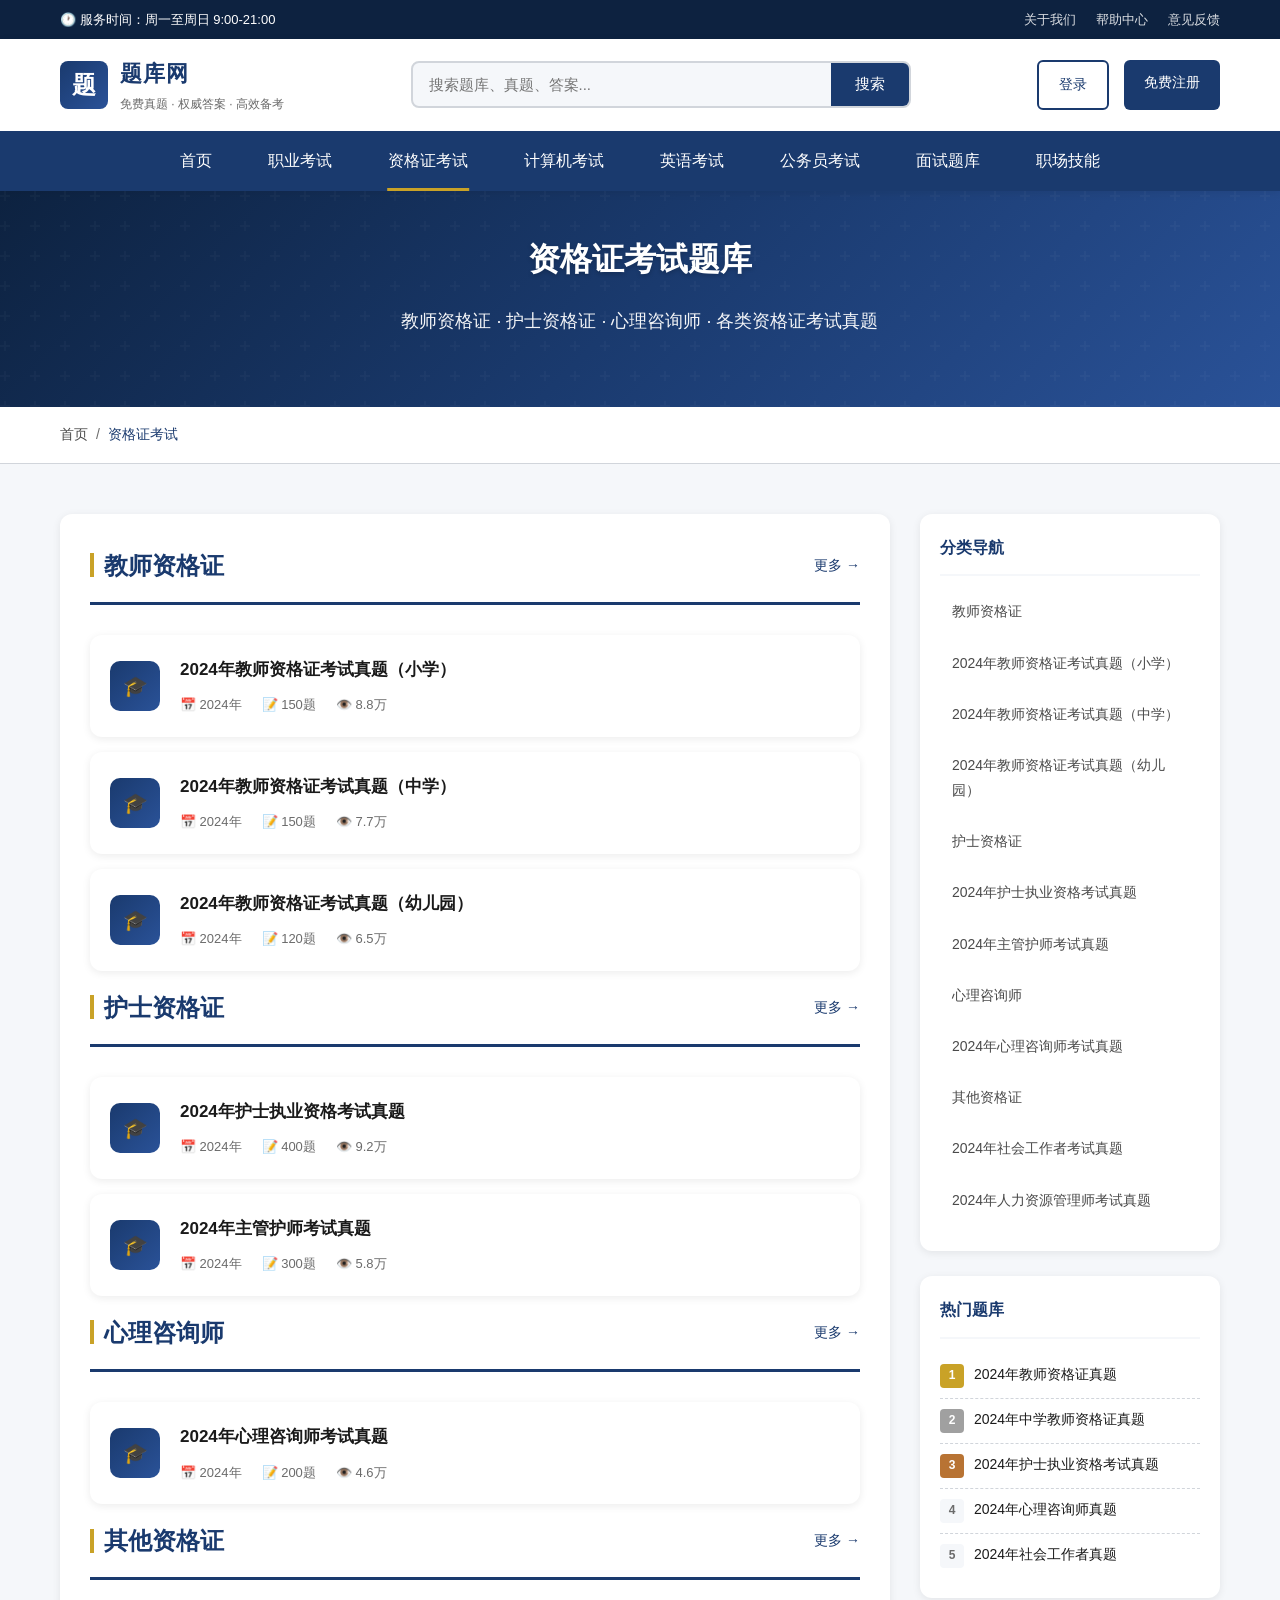
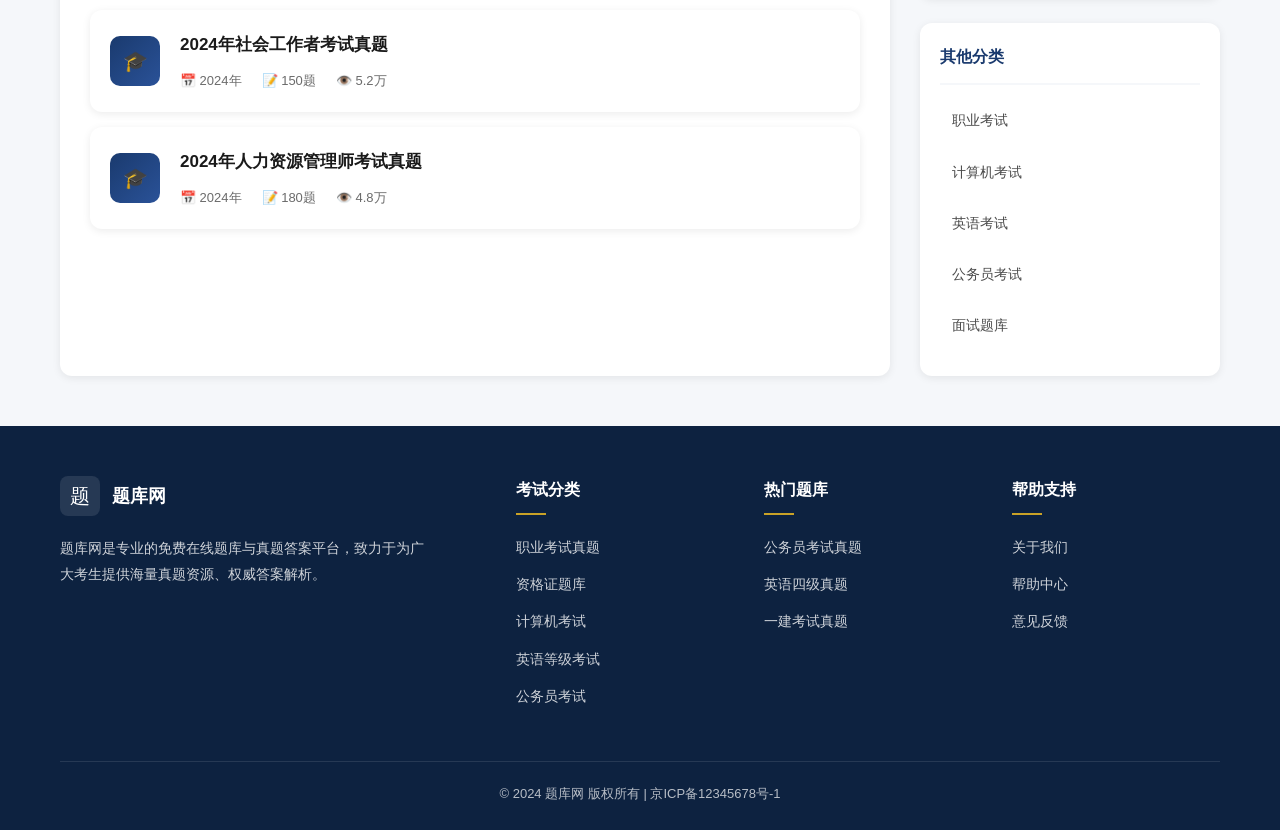
<file: categories/zige.html>
<!DOCTYPE html>
<html lang="zh-CN">
<head>
    <meta charset="UTF-8">
    <meta name="viewport" content="width=device-width, initial-scale=1.0">
    <meta name="description" content="资格证考试题库 - 提供教师资格证、护士资格证、心理咨询师等资格证考试真题及答案解析，免费在线刷题。">
    <meta name="keywords" content="教师资格证真题,护士资格证真题,心理咨询师真题,资格证考试题库">
    <meta name="robots" content="index, follow">
    <link rel="canonical" href="https://flixplay.eu.cc/categories/zige.html">
    <title>资格证考试题库 - 教师资格证_护士资格证_心理咨询师真题 | 题库网</title>
    <link rel="stylesheet" href="../css/style.css">
</head>
<body>
    <div class="top-bar">
        <div class="container">
            <div class="top-bar-left">
                <span>🕐 服务时间：周一至周日 9:00-21:00</span>
            </div>
            <div class="top-bar-right">
                <a href="#">关于我们</a>
                <a href="#">帮助中心</a>
                <a href="#">意见反馈</a>
            </div>
        </div>
    </div>

    <header>
        <div class="header-main">
            <div class="container">
                <a href="/" class="logo">
                    <div class="logo-icon">题</div>
                    <div class="logo-text">
                        <span class="site-name">题库网</span>
                        <span class="site-slogan">免费真题 · 权威答案 · 高效备考</span>
                    </div>
                </a>
                <div class="search-box">
                    <form action="search.html" method="GET">
                        <input type="text" name="q" placeholder="搜索题库、真题、答案..." autocomplete="off">
                        <button type="submit">搜索</button>
                    </form>
                </div>
                <div class="header-actions">
                    <a href="#" class="btn-outline">登录</a>
                    <a href="#" class="btn-primary">免费注册</a>
                </div>
                <button class="mobile-menu-btn" aria-label="菜单">
                    <span></span><span></span><span></span>
                </button>
            </div>
        </div>
        <nav>
            <div class="container">
                <ul class="main-nav">
                    <li><a href="/">首页</a></li>
                    <li><a href="zhiye.html">职业考试</a></li>
                    <li class="active"><a href="zige.html">资格证考试</a></li>
                    <li><a href="computer.html">计算机考试</a></li>
                    <li><a href="english.html">英语考试</a></li>
                    <li><a href="gongkao.html">公务员考试</a></li>
                    <li><a href="mianshi.html">面试题库</a></li>
                    <li><a href="zhichang.html">职场技能</a></li>
                </ul>
            </div>
        </nav>
    </header>

    <section class="banner" style="padding: 40px 0;">
        <div class="container">
            <div class="banner-content">
                <h1 style="font-size: 32px;">资格证考试题库</h1>
                <p>教师资格证 · 护士资格证 · 心理咨询师 · 各类资格证考试真题</p>
            </div>
        </div>
    </section>

    <div class="breadcrumb">
        <div class="container">
            <ul class="breadcrumb-list">
                <li><a href="/">首页</a></li>
                <li>资格证考试</li>
            </ul>
        </div>
    </div>

    <main class="section">
        <div class="container">
            <div class="main-content">
                <div class="content-area">
                    <div class="section-header" style="margin-top: 0;">
                        <h2 class="section-title">教师资格证</h2>
                        <a href="#" class="section-more">更多 →</a>
                    </div>
                    <div class="list-container">
                        <a href="../detail.html?id=3" class="list-item">
                            <div class="list-icon">🎓</div>
                            <div class="list-content">
                                <h3>2024年教师资格证考试真题（小学）</h3>
                                <div class="list-meta">
                                    <span>📅 2024年</span>
                                    <span>📝 150题</span>
                                    <span>👁️ 8.8万</span>
                                </div>
                            </div>
                        </a>
                        <a href="../detail.html?id=4" class="list-item">
                            <div class="list-icon">🎓</div>
                            <div class="list-content">
                                <h3>2024年教师资格证考试真题（中学）</h3>
                                <div class="list-meta">
                                    <span>📅 2024年</span>
                                    <span>📝 150题</span>
                                    <span>👁️ 7.7万</span>
                                </div>
                            </div>
                        </a>
                        <a href="#" class="list-item">
                            <div class="list-icon">🎓</div>
                            <div class="list-content">
                                <h3>2024年教师资格证考试真题（幼儿园）</h3>
                                <div class="list-meta">
                                    <span>📅 2024年</span>
                                    <span>📝 120题</span>
                                    <span>👁️ 6.5万</span>
                                </div>
                            </div>
                        </a>
                    </div>

                    <div class="section-header">
                        <h2 class="section-title">护士资格证</h2>
                        <a href="#" class="section-more">更多 →</a>
                    </div>
                    <div class="list-container">
                        <a href="#" class="list-item">
                            <div class="list-icon">🎓</div>
                            <div class="list-content">
                                <h3>2024年护士执业资格考试真题</h3>
                                <div class="list-meta">
                                    <span>📅 2024年</span>
                                    <span>📝 400题</span>
                                    <span>👁️ 9.2万</span>
                                </div>
                            </div>
                        </a>
                        <a href="#" class="list-item">
                            <div class="list-icon">🎓</div>
                            <div class="list-content">
                                <h3>2024年主管护师考试真题</h3>
                                <div class="list-meta">
                                    <span>📅 2024年</span>
                                    <span>📝 300题</span>
                                    <span>👁️ 5.8万</span>
                                </div>
                            </div>
                        </a>
                    </div>

                    <div class="section-header">
                        <h2 class="section-title">心理咨询师</h2>
                        <a href="#" class="section-more">更多 →</a>
                    </div>
                    <div class="list-container">
                        <a href="#" class="list-item">
                            <div class="list-icon">🎓</div>
                            <div class="list-content">
                                <h3>2024年心理咨询师考试真题</h3>
                                <div class="list-meta">
                                    <span>📅 2024年</span>
                                    <span>📝 200题</span>
                                    <span>👁️ 4.6万</span>
                                </div>
                            </div>
                        </a>
                    </div>

                    <div class="section-header">
                        <h2 class="section-title">其他资格证</h2>
                        <a href="#" class="section-more">更多 →</a>
                    </div>
                    <div class="list-container">
                        <a href="#" class="list-item">
                            <div class="list-icon">🎓</div>
                            <div class="list-content">
                                <h3>2024年社会工作者考试真题</h3>
                                <div class="list-meta">
                                    <span>📅 2024年</span>
                                    <span>📝 150题</span>
                                    <span>👁️ 5.2万</span>
                                </div>
                            </div>
                        </a>
                        <a href="#" class="list-item">
                            <div class="list-icon">🎓</div>
                            <div class="list-content">
                                <h3>2024年人力资源管理师考试真题</h3>
                                <div class="list-meta">
                                    <span>📅 2024年</span>
                                    <span>📝 180题</span>
                                    <span>👁️ 4.8万</span>
                                </div>
                            </div>
                        </a>
                    </div>
                </div>

                <div class="sidebar">
                    <div class="sidebar-widget">
                        <h3 class="widget-title">分类导航</h3>
                        <ul class="toc-list">
                            <li><a href="#jiaoshi">教师资格证</a></li>
                            <li><a href="#hushi">护士资格证</a></li>
                            <li><a href="#xinli">心理咨询师</a></li>
                            <li><a href="#qita">其他资格证</a></li>
                        </ul>
                    </div>
                    <div class="sidebar-widget">
                        <h3 class="widget-title">热门题库</h3>
                        <ul class="hot-list">
                            <li><span class="hot-rank">1</span><a href="../detail.html?id=3">2024年教师资格证真题</a></li>
                            <li><span class="hot-rank">2</span><a href="../detail.html?id=4">2024年中学教师资格证真题</a></li>
                            <li><span class="hot-rank">3</span><a href="#">2024年护士执业资格考试真题</a></li>
                            <li><span class="hot-rank">4</span><a href="#">2024年心理咨询师真题</a></li>
                            <li><span class="hot-rank">5</span><a href="#">2024年社会工作者真题</a></li>
                        </ul>
                    </div>
                    <div class="sidebar-widget">
                        <h3 class="widget-title">其他分类</h3>
                        <ul class="toc-list">
                            <li><a href="zhiye.html">职业考试</a></li>
                            <li><a href="computer.html">计算机考试</a></li>
                            <li><a href="english.html">英语考试</a></li>
                            <li><a href="gongkao.html">公务员考试</a></li>
                            <li><a href="mianshi.html">面试题库</a></li>
                        </ul>
                    </div>
                </div>
            </div>
        </div>
    </main>

    <footer>
        <div class="container">
            <div class="footer-main">
                <div class="footer-brand">
                    <div class="footer-logo">
                        <div class="footer-logo-icon">题</div>
                        <span class="footer-logo-text">题库网</span>
                    </div>
                    <p class="footer-desc">题库网是专业的免费在线题库与真题答案平台，致力于为广大考生提供海量真题资源、权威答案解析。</p>
                </div>
                <div class="footer-column">
                    <h4>考试分类</h4>
                    <ul class="footer-links">
                        <li><a href="zhiye.html">职业考试真题</a></li>
                        <li><a href="zige.html">资格证题库</a></li>
                        <li><a href="computer.html">计算机考试</a></li>
                        <li><a href="english.html">英语等级考试</a></li>
                        <li><a href="gongkao.html">公务员考试</a></li>
                    </ul>
                </div>
                <div class="footer-column">
                    <h4>热门题库</h4>
                    <ul class="footer-links">
                        <li><a href="../detail.html?id=9">公务员考试真题</a></li>
                        <li><a href="../detail.html?id=7">英语四级真题</a></li>
                        <li><a href="../detail.html?id=1">一建考试真题</a></li>
                    </ul>
                </div>
                <div class="footer-column">
                    <h4>帮助支持</h4>
                    <ul class="footer-links">
                        <li><a href="#">关于我们</a></li>
                        <li><a href="#">帮助中心</a></li>
                        <li><a href="#">意见反馈</a></li>
                    </ul>
                </div>
            </div>
            <div class="footer-bottom">
                <p>© 2024 题库网 版权所有 | 京ICP备12345678号-1</p>
            </div>
        </div>
    </footer>
    <script src="../js/main.js"></script>
</body>
</html>
</file>
<file: css/style.css>
* {
    margin: 0;
    padding: 0;
    box-sizing: border-box;
}

:root {
    --primary-color: #1a3a6e;
    --primary-dark: #0d2240;
    --primary-light: #2a5298;
    --accent-color: #c9a227;
    --accent-light: #e6c458;
    --text-dark: #1a1a1a;
    --text-gray: #4a4a4a;
    --text-light: #6b6b6b;
    --bg-light: #f5f7fa;
    --bg-white: #ffffff;
    --border-color: #d1d5db;
    --shadow: 0 2px 8px rgba(0, 0, 0, 0.08);
    --shadow-lg: 0 4px 20px rgba(0, 0, 0, 0.12);
    --transition: all 0.3s ease;
}

html {
    scroll-behavior: smooth;
}

body {
    font-family: "Microsoft YaHei", "PingFang SC", "Helvetica Neue", Arial, sans-serif;
    line-height: 1.8;
    color: var(--text-dark);
    background: var(--bg-light);
    min-height: 100vh;
}

a {
    text-decoration: none;
    color: inherit;
    transition: var(--transition);
}

ul, ol {
    list-style: none;
}

img {
    max-width: 100%;
    height: auto;
}

.container {
    max-width: 1200px;
    margin: 0 auto;
    padding: 0 20px;
}

.top-bar {
    background: var(--primary-dark);
    color: #fff;
    padding: 8px 0;
    font-size: 13px;
}

.top-bar .container {
    display: flex;
    justify-content: space-between;
    align-items: center;
}

.top-bar-left {
    display: flex;
    gap: 25px;
}

.top-bar-left span {
    display: flex;
    align-items: center;
    gap: 6px;
}

.top-bar-right {
    display: flex;
    gap: 20px;
}

.top-bar-right a {
    color: rgba(255, 255, 255, 0.85);
}

.top-bar-right a:hover {
    color: var(--accent-light);
}

header {
    background: var(--bg-white);
    box-shadow: var(--shadow);
    position: sticky;
    top: 0;
    z-index: 1000;
}

.header-main {
    padding: 15px 0;
}

.header-main .container {
    display: flex;
    justify-content: space-between;
    align-items: center;
}

.logo {
    display: flex;
    align-items: center;
    gap: 12px;
}

.logo-icon {
    width: 48px;
    height: 48px;
    background: linear-gradient(135deg, var(--primary-color), var(--primary-light));
    border-radius: 8px;
    display: flex;
    align-items: center;
    justify-content: center;
    color: #fff;
    font-size: 24px;
    font-weight: bold;
}

.logo-text {
    display: flex;
    flex-direction: column;
}

.logo-text .site-name {
    font-size: 22px;
    font-weight: bold;
    color: var(--primary-color);
    letter-spacing: 1px;
}

.logo-text .site-slogan {
    font-size: 12px;
    color: var(--text-light);
}

.search-box {
    flex: 1;
    max-width: 500px;
    margin: 0 40px;
}

.search-box form {
    display: flex;
    background: var(--bg-light);
    border: 2px solid var(--border-color);
    border-radius: 8px;
    overflow: hidden;
    transition: var(--transition);
}

.search-box form:focus-within {
    border-color: var(--primary-color);
    box-shadow: 0 0 0 3px rgba(26, 58, 110, 0.1);
}

.search-box input {
    flex: 1;
    padding: 12px 16px;
    border: none;
    background: transparent;
    font-size: 15px;
    outline: none;
}

.search-box button {
    padding: 12px 24px;
    background: var(--primary-color);
    color: #fff;
    border: none;
    cursor: pointer;
    font-size: 15px;
    font-weight: 500;
    transition: var(--transition);
}

.search-box button:hover {
    background: var(--primary-dark);
}

.header-actions {
    display: flex;
    gap: 15px;
}

.header-actions a {
    padding: 10px 20px;
    border-radius: 6px;
    font-size: 14px;
    font-weight: 500;
}

.btn-outline {
    border: 2px solid var(--primary-color);
    color: var(--primary-color);
}

.btn-outline:hover {
    background: var(--primary-color);
    color: #fff;
}

.btn-primary {
    background: var(--primary-color);
    color: #fff;
}

.btn-primary:hover {
    background: var(--primary-dark);
}

nav {
    background: var(--primary-color);
}

.main-nav {
    display: flex;
    justify-content: center;
}

.main-nav > li {
    position: relative;
}

.main-nav > li > a {
    display: block;
    padding: 16px 28px;
    color: #fff;
    font-size: 16px;
    font-weight: 500;
    position: relative;
}

.main-nav > li > a::after {
    content: '';
    position: absolute;
    bottom: 0;
    left: 50%;
    transform: translateX(-50%);
    width: 0;
    height: 3px;
    background: var(--accent-color);
    transition: var(--transition);
}

.main-nav > li:hover > a::after,
.main-nav > li.active > a::after {
    width: 60%;
}

.main-nav > li:hover > a {
    background: rgba(255, 255, 255, 0.1);
}

.dropdown {
    position: absolute;
    top: 100%;
    left: 0;
    min-width: 200px;
    background: var(--bg-white);
    box-shadow: var(--shadow-lg);
    border-radius: 0 0 8px 8px;
    opacity: 0;
    visibility: hidden;
    transform: translateY(10px);
    transition: var(--transition);
}

.main-nav > li:hover .dropdown {
    opacity: 1;
    visibility: visible;
    transform: translateY(0);
}

.dropdown a {
    display: block;
    padding: 12px 20px;
    color: var(--text-dark);
    font-size: 14px;
    border-bottom: 1px solid var(--bg-light);
}

.dropdown a:hover {
    background: var(--bg-light);
    color: var(--primary-color);
}

.banner {
    background: linear-gradient(135deg, var(--primary-dark) 0%, var(--primary-color) 50%, var(--primary-light) 100%);
    padding: 60px 0;
    position: relative;
    overflow: hidden;
}

.banner::before {
    content: '';
    position: absolute;
    top: 0;
    left: 0;
    right: 0;
    bottom: 0;
    background: url("data:image/svg+xml,%3Csvg width='60' height='60' viewBox='0 0 60 60' xmlns='http://www.w3.org/2000/svg'%3E%3Cg fill='none' fill-rule='evenodd'%3E%3Cg fill='%23ffffff' fill-opacity='0.05'%3E%3Cpath d='M36 34v-4h-2v4h-4v2h4v4h2v-4h4v-2h-4zm0-30V0h-2v4h-4v2h4v4h2V6h4V4h-4zM6 34v-4H4v4H0v2h4v4h2v-4h4v-2H6zM6 4V0H4v4H0v2h4v4h2V6h4V4H6z'/%3E%3C/g%3E%3C/g%3E%3C/svg%3E");
    opacity: 0.5;
}

.banner-content {
    position: relative;
    z-index: 1;
    text-align: center;
    color: #fff;
}

.banner h1 {
    font-size: 42px;
    font-weight: bold;
    margin-bottom: 16px;
    text-shadow: 0 2px 4px rgba(0, 0, 0, 0.2);
}

.banner p {
    font-size: 18px;
    opacity: 0.95;
    margin-bottom: 30px;
}

.banner-stats {
    display: flex;
    justify-content: center;
    gap: 60px;
    margin-top: 40px;
}

.stat-item {
    text-align: center;
}

.stat-number {
    font-size: 36px;
    font-weight: bold;
    color: var(--accent-light);
}

.stat-label {
    font-size: 14px;
    opacity: 0.9;
    margin-top: 5px;
}

.section {
    padding: 50px 0;
}

.section-header {
    display: flex;
    justify-content: space-between;
    align-items: center;
    margin-bottom: 30px;
    padding-bottom: 15px;
    border-bottom: 3px solid var(--primary-color);
}

.section-title {
    font-size: 24px;
    font-weight: bold;
    color: var(--primary-color);
    display: flex;
    align-items: center;
    gap: 10px;
}

.section-title::before {
    content: '';
    width: 4px;
    height: 24px;
    background: var(--accent-color);
}

.section-more {
    color: var(--primary-color);
    font-size: 14px;
    display: flex;
    align-items: center;
    gap: 5px;
}

.section-more:hover {
    color: var(--primary-dark);
}

.category-grid {
    display: grid;
    grid-template-columns: repeat(4, 1fr);
    gap: 20px;
}

.category-card {
    background: var(--bg-white);
    border-radius: 12px;
    padding: 25px;
    box-shadow: var(--shadow);
    transition: var(--transition);
    border: 1px solid transparent;
}

.category-card:hover {
    transform: translateY(-5px);
    box-shadow: var(--shadow-lg);
    border-color: var(--primary-color);
}

.category-icon {
    width: 60px;
    height: 60px;
    background: linear-gradient(135deg, var(--primary-color), var(--primary-light));
    border-radius: 12px;
    display: flex;
    align-items: center;
    justify-content: center;
    margin-bottom: 15px;
    font-size: 28px;
    color: #fff;
}

.category-card:nth-child(2) .category-icon {
    background: linear-gradient(135deg, #2d8659, #3da670);
}

.category-card:nth-child(3) .category-icon {
    background: linear-gradient(135deg, #8b5a2b, #b8783a);
}

.category-card:nth-child(4) .category-icon {
    background: linear-gradient(135deg, #6b4c9a, #8b6bb8);
}

.category-card:nth-child(5) .category-icon {
    background: linear-gradient(135deg, #c45a5a, #e07070);
}

.category-card:nth-child(6) .category-icon {
    background: linear-gradient(135deg, #2a7a8a, #3a9aaa);
}

.category-card:nth-child(7) .category-icon {
    background: linear-gradient(135deg, #5a7a8a, #7a9aaa);
}

.category-card h3 {
    font-size: 18px;
    color: var(--text-dark);
    margin-bottom: 10px;
}

.category-card p {
    font-size: 14px;
    color: var(--text-light);
    margin-bottom: 15px;
}

.category-meta {
    display: flex;
    gap: 15px;
    font-size: 13px;
    color: var(--text-gray);
}

.category-meta span {
    display: flex;
    align-items: center;
    gap: 5px;
}

.hot-section {
    background: var(--bg-white);
}

.exam-list {
    display: flex;
    flex-direction: column;
    gap: 15px;
}

.exam-item {
    display: flex;
    align-items: center;
    padding: 20px;
    background: var(--bg-light);
    border-radius: 8px;
    transition: var(--transition);
}

.exam-item:hover {
    background: #eef2f7;
    transform: translateX(5px);
}

.exam-rank {
    width: 36px;
    height: 36px;
    background: var(--primary-color);
    color: #fff;
    border-radius: 50%;
    display: flex;
    align-items: center;
    justify-content: center;
    font-weight: bold;
    margin-right: 20px;
}

.exam-item:nth-child(1) .exam-rank { background: #c9a227; }
.exam-item:nth-child(2) .exam-rank { background: #a0a0a0; }
.exam-item:nth-child(3) .exam-rank { background: #b87333; }

.exam-info {
    flex: 1;
}

.exam-info h4 {
    font-size: 16px;
    color: var(--text-dark);
    margin-bottom: 5px;
}

.exam-info h4:hover {
    color: var(--primary-color);
}

.exam-meta {
    display: flex;
    gap: 20px;
    font-size: 13px;
    color: var(--text-light);
}

.exam-stats {
    display: flex;
    gap: 20px;
    font-size: 14px;
    color: var(--text-gray);
}

.exam-stats span {
    display: flex;
    align-items: center;
    gap: 5px;
}

.main-content {
    display: grid;
    grid-template-columns: 1fr 300px;
    gap: 30px;
}

.breadcrumb {
    background: var(--bg-white);
    padding: 15px 0;
    border-bottom: 1px solid var(--border-color);
}

.breadcrumb-list {
    display: flex;
    align-items: center;
    gap: 8px;
    font-size: 14px;
}

.breadcrumb-list li {
    display: flex;
    align-items: center;
    gap: 8px;
}

.breadcrumb-list li::after {
    content: '/';
    color: var(--text-light);
}

.breadcrumb-list li:last-child::after {
    display: none;
}

.breadcrumb-list a {
    color: var(--text-gray);
}

.breadcrumb-list a:hover {
    color: var(--primary-color);
}

.breadcrumb-list li:last-child {
    color: var(--primary-color);
    font-weight: 500;
}

.content-area {
    background: var(--bg-white);
    border-radius: 12px;
    padding: 30px;
    box-shadow: var(--shadow);
}

.sidebar {
    display: flex;
    flex-direction: column;
    gap: 25px;
}

.sidebar-widget {
    background: var(--bg-white);
    border-radius: 12px;
    padding: 20px;
    box-shadow: var(--shadow);
}

.widget-title {
    font-size: 16px;
    font-weight: bold;
    color: var(--primary-color);
    padding-bottom: 12px;
    margin-bottom: 15px;
    border-bottom: 2px solid var(--bg-light);
}

.toc-list {
    font-size: 14px;
}

.toc-list li {
    margin-bottom: 10px;
}

.toc-list a {
    display: block;
    padding: 8px 12px;
    border-radius: 6px;
    color: var(--text-gray);
}

.toc-list a:hover,
.toc-list a.active {
    background: var(--bg-light);
    color: var(--primary-color);
}

.toc-list a.active {
    background: var(--primary-color);
    color: #fff;
}

.hot-list li {
    display: flex;
    align-items: flex-start;
    gap: 10px;
    padding: 10px 0;
    border-bottom: 1px dashed var(--border-color);
}

.hot-list li:last-child {
    border-bottom: none;
}

.hot-rank {
    width: 24px;
    height: 24px;
    background: var(--bg-light);
    color: var(--text-light);
    border-radius: 4px;
    display: flex;
    align-items: center;
    justify-content: center;
    font-size: 12px;
    font-weight: bold;
    flex-shrink: 0;
}

.hot-list li:nth-child(1) .hot-rank { background: #c9a227; color: #fff; }
.hot-list li:nth-child(2) .hot-rank { background: #a0a0a0; color: #fff; }
.hot-list li:nth-child(3) .hot-rank { background: #b87333; color: #fff; }

.hot-list a {
    font-size: 14px;
    color: var(--text-dark);
    line-height: 1.5;
}

.hot-list a:hover {
    color: var(--primary-color);
}

.question-card {
    background: var(--bg-white);
    border-radius: 12px;
    padding: 25px;
    margin-bottom: 20px;
    box-shadow: var(--shadow);
}

.question-header {
    display: flex;
    align-items: center;
    gap: 15px;
    margin-bottom: 20px;
}

.question-type {
    padding: 4px 12px;
    background: var(--primary-color);
    color: #fff;
    border-radius: 4px;
    font-size: 12px;
}

.question-number {
    color: var(--text-light);
    font-size: 14px;
}

.question-content {
    font-size: 16px;
    line-height: 1.8;
    color: var(--text-dark);
    margin-bottom: 20px;
}

.question-options {
    display: flex;
    flex-direction: column;
    gap: 12px;
}

.option-item {
    display: flex;
    align-items: flex-start;
    gap: 12px;
    padding: 15px;
    background: var(--bg-light);
    border-radius: 8px;
    cursor: pointer;
    transition: var(--transition);
    border: 2px solid transparent;
}

.option-item:hover {
    border-color: var(--primary-color);
}

.option-item.selected {
    background: #e8f0fe;
    border-color: var(--primary-color);
}

.option-item.correct {
    background: #e8f5e9;
    border-color: #4caf50;
}

.option-item.wrong {
    background: #ffebee;
    border-color: #f44336;
}

.option-label {
    width: 28px;
    height: 28px;
    background: var(--bg-white);
    border: 2px solid var(--border-color);
    border-radius: 50%;
    display: flex;
    align-items: center;
    justify-content: center;
    font-weight: bold;
    font-size: 14px;
    flex-shrink: 0;
}

.option-text {
    font-size: 15px;
    line-height: 1.6;
}

.answer-section {
    margin-top: 25px;
    padding-top: 25px;
    border-top: 2px dashed var(--border-color);
}

.answer-header {
    display: flex;
    align-items: center;
    gap: 15px;
    margin-bottom: 15px;
}

.answer-label {
    font-weight: bold;
    color: var(--primary-color);
}

.answer-value {
    padding: 4px 12px;
    background: #e8f5e9;
    color: #2e7d32;
    border-radius: 4px;
    font-weight: bold;
}

.answer-analysis {
    background: #fff8e1;
    padding: 20px;
    border-radius: 8px;
    border-left: 4px solid var(--accent-color);
}

.answer-analysis h4 {
    color: var(--text-dark);
    margin-bottom: 10px;
}

.answer-analysis p {
    color: var(--text-gray);
    line-height: 1.8;
}

.filter-bar {
    display: flex;
    justify-content: space-between;
    align-items: center;
    padding: 20px;
    background: var(--bg-white);
    border-radius: 12px;
    margin-bottom: 25px;
    box-shadow: var(--shadow);
}

.filter-tabs {
    display: flex;
    gap: 10px;
}

.filter-tab {
    padding: 8px 20px;
    background: var(--bg-light);
    border-radius: 6px;
    font-size: 14px;
    color: var(--text-gray);
    cursor: pointer;
    transition: var(--transition);
}

.filter-tab:hover,
.filter-tab.active {
    background: var(--primary-color);
    color: #fff;
}

.filter-selects {
    display: flex;
    gap: 15px;
}

.filter-select {
    padding: 8px 15px;
    border: 1px solid var(--border-color);
    border-radius: 6px;
    font-size: 14px;
    color: var(--text-dark);
    background: var(--bg-white);
    cursor: pointer;
}

.list-item {
    display: flex;
    align-items: center;
    padding: 20px;
    background: var(--bg-white);
    border-radius: 12px;
    margin-bottom: 15px;
    box-shadow: var(--shadow);
    transition: var(--transition);
}

.list-item:hover {
    transform: translateX(5px);
    box-shadow: var(--shadow-lg);
}

.list-icon {
    width: 50px;
    height: 50px;
    background: linear-gradient(135deg, var(--primary-color), var(--primary-light));
    border-radius: 10px;
    display: flex;
    align-items: center;
    justify-content: center;
    margin-right: 20px;
    font-size: 20px;
    color: #fff;
}

.list-content {
    flex: 1;
}

.list-content h3 {
    font-size: 17px;
    color: var(--text-dark);
    margin-bottom: 8px;
}

.list-content h3:hover {
    color: var(--primary-color);
}

.list-meta {
    display: flex;
    gap: 20px;
    font-size: 13px;
    color: var(--text-light);
}

.list-stats {
    display: flex;
    gap: 15px;
    font-size: 14px;
    color: var(--text-gray);
}

.pagination {
    display: flex;
    justify-content: center;
    align-items: center;
    gap: 8px;
    margin-top: 40px;
}

.page-btn {
    min-width: 40px;
    height: 40px;
    display: flex;
    align-items: center;
    justify-content: center;
    background: var(--bg-white);
    border: 1px solid var(--border-color);
    border-radius: 6px;
    font-size: 14px;
    color: var(--text-gray);
    cursor: pointer;
    transition: var(--transition);
}

.page-btn:hover,
.page-btn.active {
    background: var(--primary-color);
    border-color: var(--primary-color);
    color: #fff;
}

.page-btn.disabled {
    opacity: 0.5;
    cursor: not-allowed;
}

.page-info {
    padding: 0 15px;
    font-size: 14px;
    color: var(--text-light);
}

footer {
    background: var(--primary-dark);
    color: #fff;
    padding-top: 50px;
}

.footer-main {
    display: grid;
    grid-template-columns: 2fr 1fr 1fr 1fr;
    gap: 40px;
    padding-bottom: 40px;
    border-bottom: 1px solid rgba(255, 255, 255, 0.1);
}

.footer-brand {
    padding-right: 40px;
}

.footer-logo {
    display: flex;
    align-items: center;
    gap: 12px;
    margin-bottom: 20px;
}

.footer-logo-icon {
    width: 40px;
    height: 40px;
    background: rgba(255, 255, 255, 0.1);
    border-radius: 8px;
    display: flex;
    align-items: center;
    justify-content: center;
    font-size: 20px;
}

.footer-logo-text {
    font-size: 18px;
    font-weight: bold;
}

.footer-desc {
    font-size: 14px;
    line-height: 1.8;
    opacity: 0.8;
    margin-bottom: 20px;
}

.footer-contact {
    font-size: 14px;
    opacity: 0.8;
}

.footer-contact p {
    margin-bottom: 8px;
    display: flex;
    align-items: center;
    gap: 8px;
}

.footer-column h4 {
    font-size: 16px;
    margin-bottom: 20px;
    position: relative;
    padding-bottom: 10px;
}

.footer-column h4::after {
    content: '';
    position: absolute;
    bottom: 0;
    left: 0;
    width: 30px;
    height: 2px;
    background: var(--accent-color);
}

.footer-links li {
    margin-bottom: 12px;
}

.footer-links a {
    font-size: 14px;
    opacity: 0.8;
    display: flex;
    align-items: center;
    gap: 8px;
}

.footer-links a:hover {
    opacity: 1;
    color: var(--accent-light);
}

.footer-bottom {
    padding: 20px 0;
    text-align: center;
}

.footer-bottom p {
    font-size: 13px;
    opacity: 0.7;
    margin-bottom: 5px;
}

.footer-bottom a {
    color: var(--accent-light);
}

.mobile-menu-btn {
    display: none;
    width: 40px;
    height: 40px;
    background: transparent;
    border: none;
    cursor: pointer;
    flex-direction: column;
    justify-content: center;
    align-items: center;
    gap: 5px;
}

.mobile-menu-btn span {
    width: 24px;
    height: 2px;
    background: var(--primary-color);
    transition: var(--transition);
}

@media (max-width: 1024px) {
    .category-grid {
        grid-template-columns: repeat(3, 1fr);
    }

    .main-content {
        grid-template-columns: 1fr;
    }

    .sidebar {
        display: grid;
        grid-template-columns: repeat(2, 1fr);
    }

    .footer-main {
        grid-template-columns: repeat(2, 1fr);
    }
}

@media (max-width: 768px) {
    .top-bar {
        display: none;
    }

    .header-main .container {
        flex-wrap: wrap;
    }

    .search-box {
        order: 3;
        max-width: 100%;
        margin: 15px 0 0 0;
        width: 100%;
    }

    .mobile-menu-btn {
        display: flex;
    }

    .main-nav {
        display: none;
        flex-direction: column;
        position: absolute;
        top: 100%;
        left: 0;
        right: 0;
        background: var(--primary-color);
        box-shadow: var(--shadow-lg);
    }

    .main-nav.active {
        display: flex;
    }

    .main-nav > li > a {
        padding: 15px 20px;
        border-bottom: 1px solid rgba(255, 255, 255, 0.1);
    }

    .dropdown {
        position: static;
        opacity: 1;
        visibility: visible;
        transform: none;
        box-shadow: none;
        background: rgba(255, 255, 255, 0.1);
        border-radius: 0;
    }

    .dropdown a {
        color: #fff;
        padding-left: 40px;
    }

    .banner h1 {
        font-size: 28px;
    }

    .banner p {
        font-size: 15px;
    }

    .banner-stats {
        flex-wrap: wrap;
        gap: 30px;
    }

    .stat-number {
        font-size: 28px;
    }

    .category-grid {
        grid-template-columns: repeat(2, 1fr);
    }

    .sidebar {
        grid-template-columns: 1fr;
    }

    .filter-bar {
        flex-direction: column;
        gap: 15px;
    }

    .filter-tabs {
        flex-wrap: wrap;
        justify-content: center;
    }

    .footer-main {
        grid-template-columns: 1fr;
    }

    .footer-brand {
        padding-right: 0;
    }
}

@media (max-width: 480px) {
    .category-grid {
        grid-template-columns: 1fr;
    }

    .header-actions {
        display: none;
    }

    .logo-text .site-name {
        font-size: 18px;
    }

    .section-title {
        font-size: 20px;
    }

    .content-area {
        padding: 20px;
    }

    .question-card {
        padding: 20px;
    }

    .list-item {
        flex-direction: column;
        align-items: flex-start;
    }

    .list-icon {
        margin-bottom: 15px;
    }

    .list-stats {
        margin-top: 10px;
    }
}

.fade-in {
    animation: fadeIn 0.5s ease;
}

@keyframes fadeIn {
    from {
        opacity: 0;
        transform: translateY(20px);
    }
    to {
        opacity: 1;
        transform: translateY(0);
    }
}

.loading {
    display: flex;
    justify-content: center;
    align-items: center;
    padding: 40px;
}

.loading::after {
    content: '';
    width: 40px;
    height: 40px;
    border: 3px solid var(--bg-light);
    border-top-color: var(--primary-color);
    border-radius: 50%;
    animation: spin 1s linear infinite;
}

@keyframes spin {
    to {
        transform: rotate(360deg);
    }
}

.tag {
    display: inline-block;
    padding: 3px 10px;
    background: var(--bg-light);
    color: var(--text-gray);
    border-radius: 4px;
    font-size: 12px;
    margin-right: 8px;
}

.tag-primary {
    background: #e8f0fe;
    color: var(--primary-color);
}

.tag-success {
    background: #e8f5e9;
    color: #2e7d32;
}

.tag-warning {
    background: #fff8e1;
    color: #f57c00;
}

.tag-danger {
    background: #ffebee;
    color: #c62828;
}

.highlight {
    background: linear-gradient(180deg, transparent 60%, #fff3cd 60%);
}

.divider {
    height: 1px;
    background: var(--border-color);
    margin: 20px 0;
}

.text-center {
    text-align: center;
}

.text-primary {
    color: var(--primary-color);
}

.text-muted {
    color: var(--text-light);
}

.mb-0 { margin-bottom: 0; }
.mb-1 { margin-bottom: 10px; }
.mb-2 { margin-bottom: 20px; }
.mb-3 { margin-bottom: 30px; }

.mt-0 { margin-top: 0; }
.mt-1 { margin-top: 10px; }
.mt-2 { margin-top: 20px; }
.mt-3 { margin-top: 30px; }
</file>
